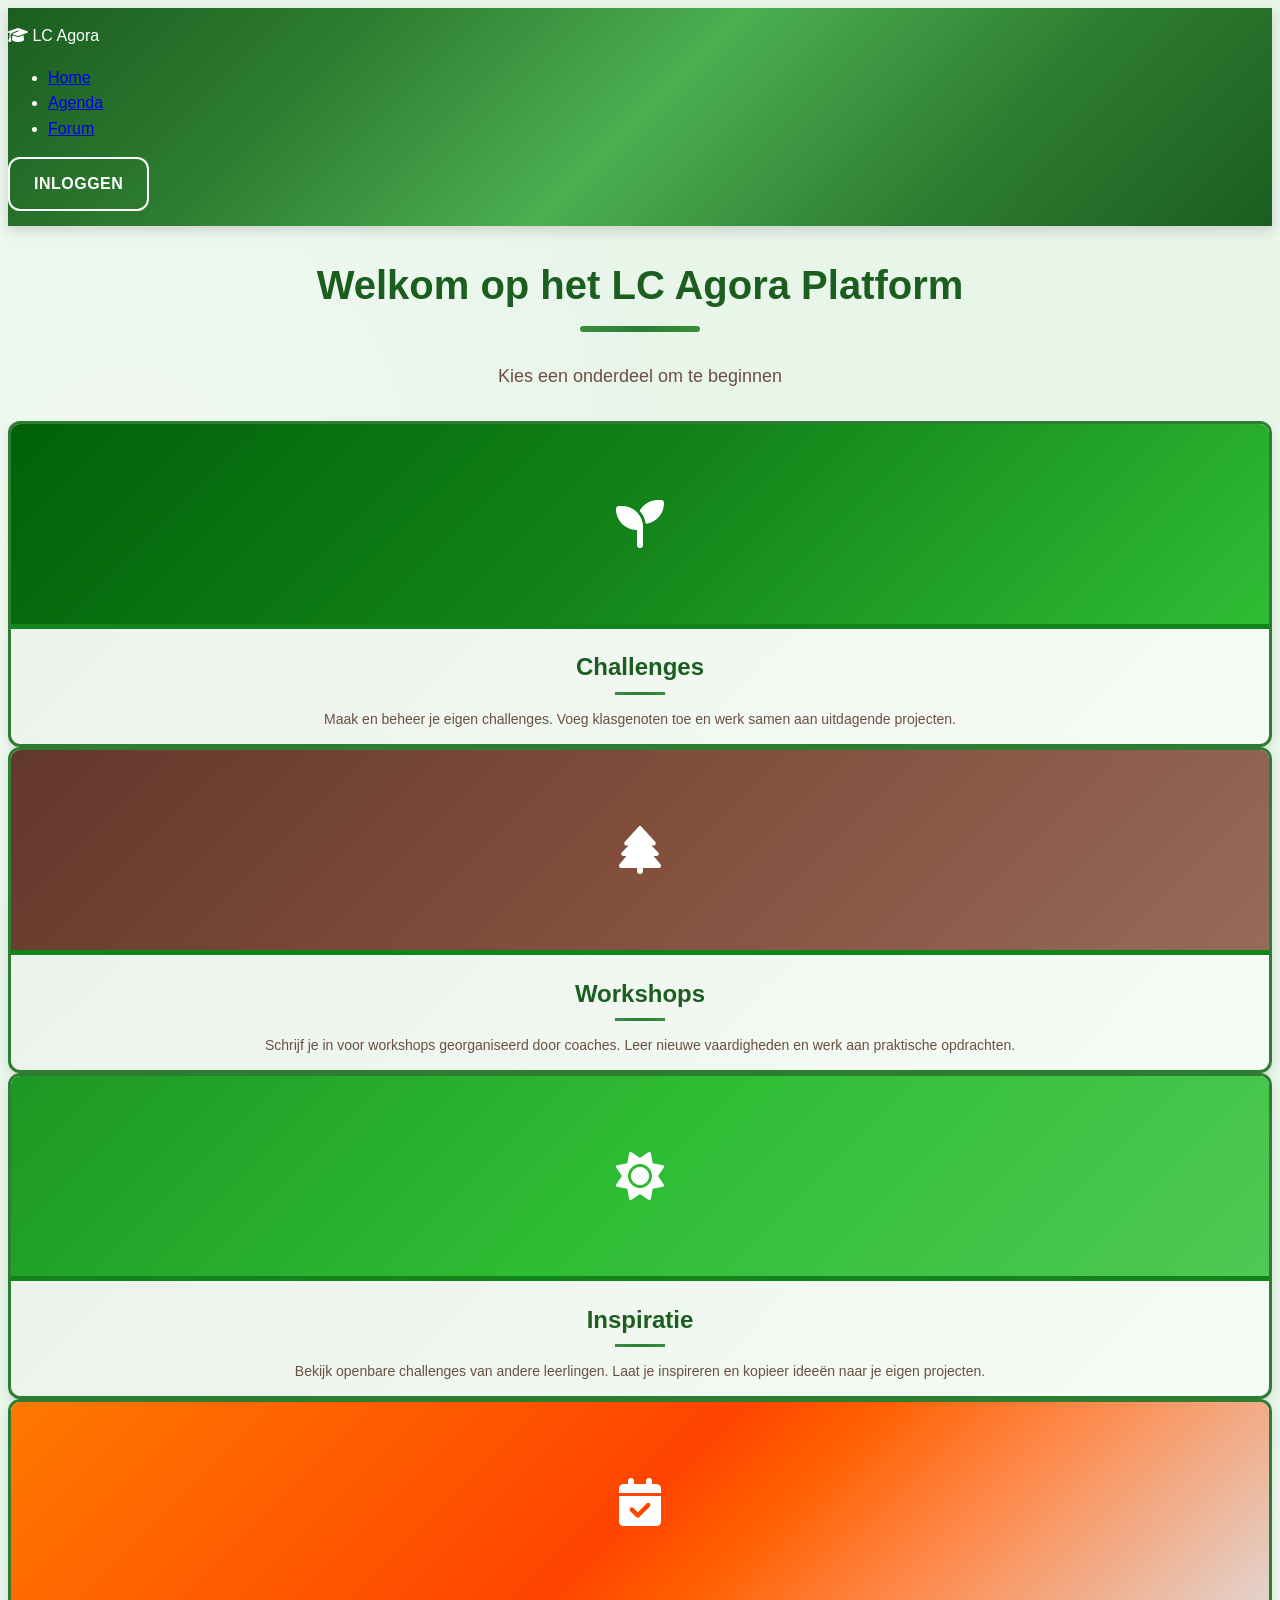
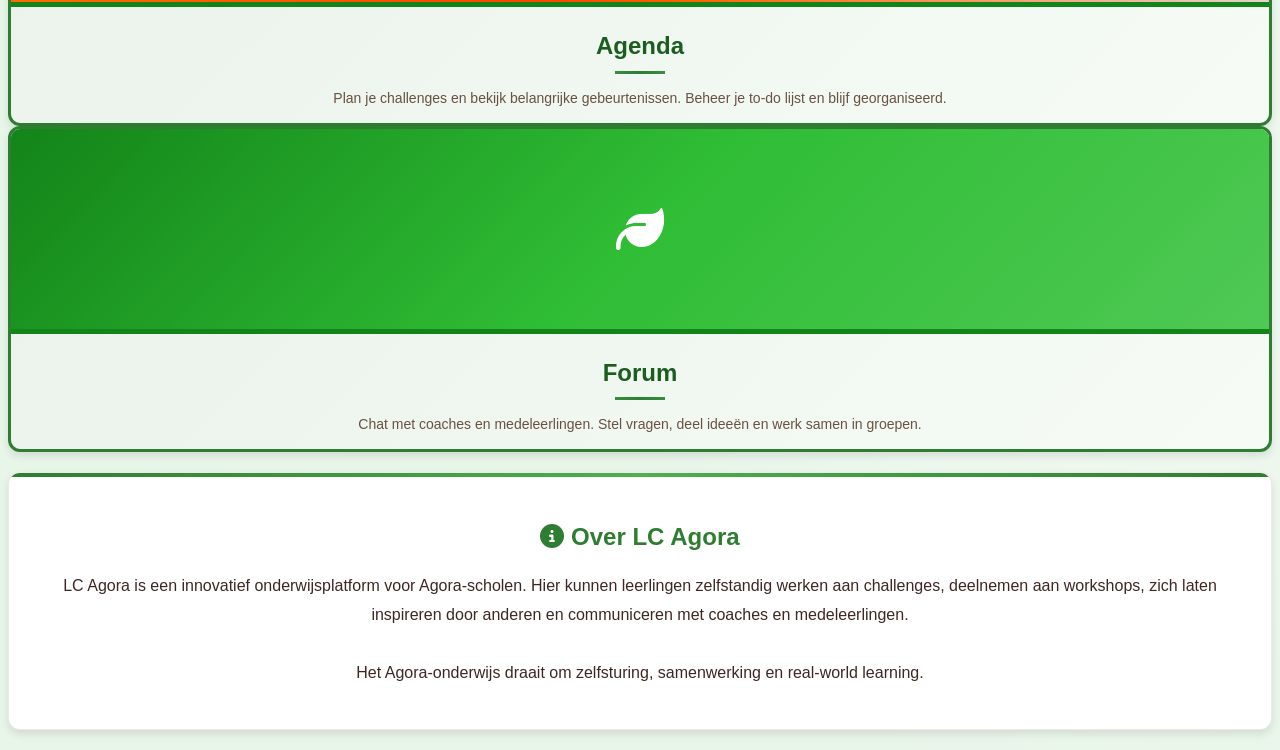
<file: index.html>
<!DOCTYPE html>
<html lang="nl">
<head>
    <meta charset="UTF-8">
    <meta name="viewport" content="width=device-width, initial-scale=1.0">
    <title>LC Agora - Welkom</title>
    <link rel="stylesheet" href="css/styles.css">
    <link rel="stylesheet" href="https://cdnjs.cloudflare.com/ajax/libs/font-awesome/6.4.0/css/all.min.css">
</head>
<body>
    <header class="header">
        <div class="header-content">
            <div class="logo">
                <i class="fas fa-graduation-cap logo-icon"></i>
                <span>LC Agora</span>
            </div>
            <nav>
                <ul class="nav-links">
                    <li><a href="index.html" class="active">Home</a></li>
                    <li><a href="pages/agenda.html">Agenda</a></li>
                    <li><a href="pages/forum.html">Forum</a></li>
                    <li class="coach-only"><a href="pages/challenges.html">Beheer Challenges</a></li>
                    <li class="coach-only"><a href="pages/workshops.html">Beheer Workshops</a></li>
                </ul>
            </nav>
            <div class="user-info logout-link">
                <span class="user-name"></span>
                <span class="user-role" style="font-size: 14px; opacity: 0.8;"></span>
                <button class="logout-btn">Uitloggen</button>
            </div>
            <div class="login-link">
                <a href="login.html" class="btn btn-outline" style="color: white; border-color: white;">Inloggen</a>
            </div>
        </div>
    </header>
    
    <main class="main">
        <div class="container">
            <h1 class="page-title fade-in">Welkom op het LC Agora Platform</h1>
            <p class="text-center" style="color: var(--text-light); margin-bottom: 30px; font-size: 18px;">
                Kies een onderdeel om te beginnen
            </p>
            
            <div class="modules-grid fade-in">
                <!-- Challenges -->
                <div class="module-card" data-module="challenges">
                    <div class="module-image" style="background: linear-gradient(135deg, #1B5E20, #2E7D32, #4CAF50); display: flex; align-items: center; justify-content: center; color: white; font-size: 48px;">
                        <i class="fas fa-seedling"></i>
                    </div>
                    <div class="module-content">
                        <h2 class="module-title">Challenges</h2>
                        <p class="module-description">
                            Maak en beheer je eigen challenges. Voeg klasgenoten toe en werk samen aan uitdagende projecten.
                        </p>
                    </div>
                </div>
                
                <!-- Workshops -->
                <div class="module-card" data-module="workshops">
                    <div class="module-image" style="background: linear-gradient(135deg, #5D4037, #795548, #8D6E63); display: flex; align-items: center; justify-content: center; color: white; font-size: 48px;">
                        <i class="fas fa-tree"></i>
                    </div>
                    <div class="module-content">
                        <h2 class="module-title">Workshops</h2>
                        <p class="module-description">
                            Schrijf je in voor workshops georganiseerd door coaches. Leer nieuwe vaardigheden en werk aan praktische opdrachten.
                        </p>
                    </div>
                </div>
                
                <!-- Inspiratie -->
                <div class="module-card" data-module="inspiratie">
                    <div class="module-image" style="background: linear-gradient(135deg, #388E3C, #4CAF50, #66BB6A); display: flex; align-items: center; justify-content: center; color: white; font-size: 48px;">
                        <i class="fas fa-sun"></i>
                    </div>
                    <div class="module-content">
                        <h2 class="module-title">Inspiratie</h2>
                        <p class="module-description">
                            Bekijk openbare challenges van andere leerlingen. Laat je inspireren en kopieer ideeën naar je eigen projecten.
                        </p>
                    </div>
                </div>
                
                <!-- Agenda -->
                <div class="module-card" data-module="agenda">
                    <div class="module-image" style="background: linear-gradient(135deg, #F57F17, #E65100, #D7CCC8); display: flex; align-items: center; justify-content: center; color: white; font-size: 48px;">
                        <i class="fas fa-calendar-check"></i>
                    </div>
                    <div class="module-content">
                        <h2 class="module-title">Agenda</h2>
                        <p class="module-description">
                            Plan je challenges en bekijk belangrijke gebeurtenissen. Beheer je to-do lijst en blijf georganiseerd.
                        </p>
                    </div>
                </div>
                
                <!-- Forum -->
                <div class="module-card" data-module="forum">
                    <div class="module-image" style="background: linear-gradient(135deg, #2E7D32, #4CAF50, #66BB6A); display: flex; align-items: center; justify-content: center; color: white; font-size: 48px;">
                        <i class="fas fa-leaf"></i>
                    </div>
                    <div class="module-content">
                        <h2 class="module-title">Forum</h2>
                        <p class="module-description">
                            Chat met coaches en medeleerlingen. Stel vragen, deel ideeën en werk samen in groepen.
                        </p>
                    </div>
                </div>
            </div>
            
            <div class="card mt-4 fade-in" style="text-align: center;">
                <h2 style="color: var(--primary-color); margin-bottom: 15px;">
                    <i class="fas fa-info-circle"></i> Over LC Agora
                </h2>
                <p style="color: var(--text-dark); line-height: 1.8;">
                    LC Agora is een innovatief onderwijsplatform voor Agora-scholen. 
                    Hier kunnen leerlingen zelfstandig werken aan challenges, deelnemen aan workshops, 
                    zich laten inspireren door anderen en communiceren met coaches en medeleerlingen.
                    <br><br>
                    Het Agora-onderwijs draait om zelfsturing, samenwerking en real-world learning.
                </p>
            </div>
        </div>
    </main>
    
    <script src="js/auth.js"></script>
    <script src="js/main.js"></script>
</body>
</html>
</file>
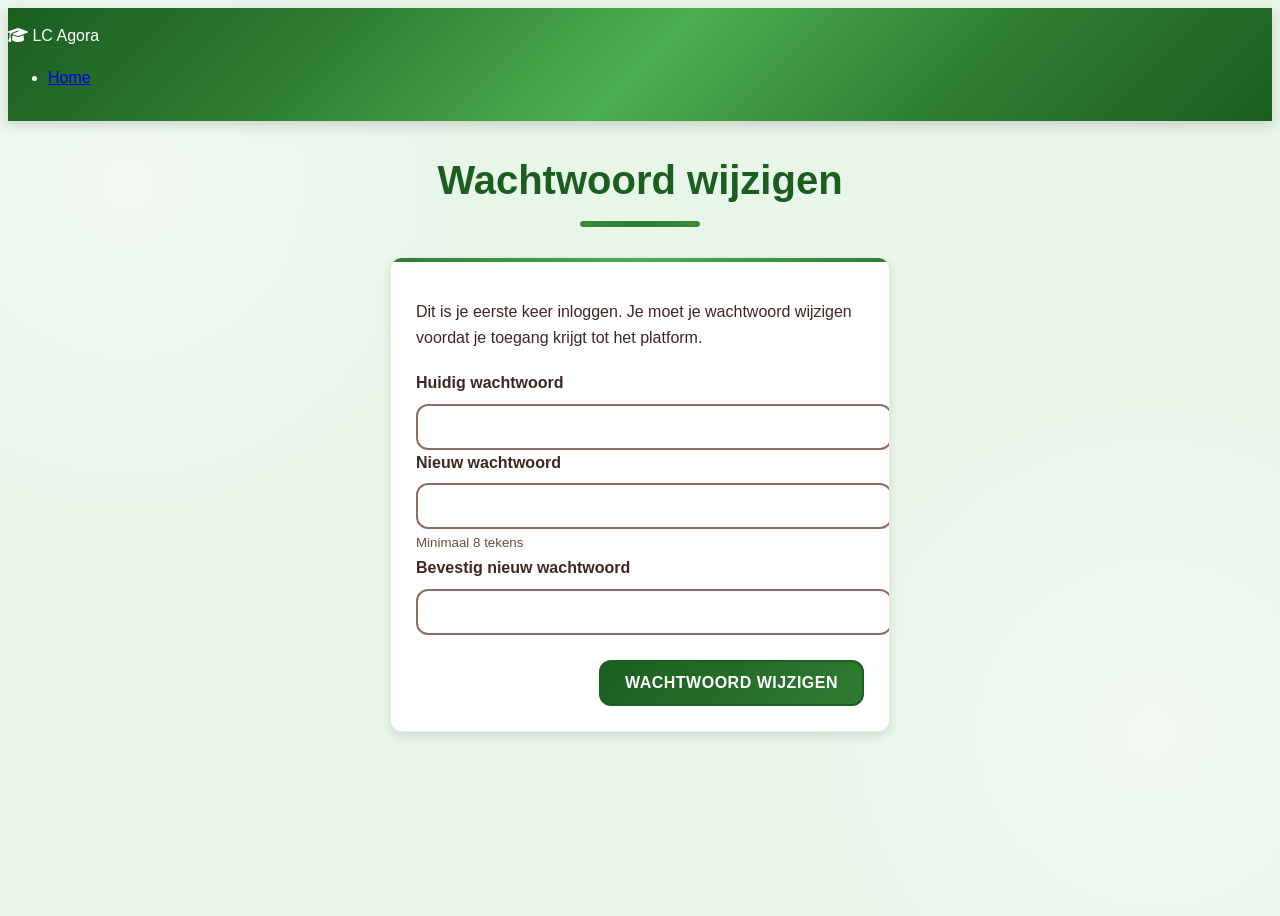
<file: change-password.html>
<!DOCTYPE html>
<html lang="nl">
<head>
    <meta charset="UTF-8">
    <meta name="viewport" content="width=device-width, initial-scale=1.0">
    <title>Wachtwoord wijzigen - LC Agora</title>
    <link rel="stylesheet" href="css/styles.css">
    <link rel="stylesheet" href="https://cdnjs.cloudflare.com/ajax/libs/font-awesome/6.4.0/css/all.min.css">
</head>
<body>
    <div class="container">
        <header class="header">
            <div class="header-content">
                <div class="logo">
                    <i class="fas fa-graduation-cap logo-icon"></i>
                    <span>LC Agora</span>
                </div>
                <nav>
                    <ul class="nav-links">
                        <li><a href="index.html">Home</a></li>
                    </ul>
                </nav>
                <div class="user-info logout-link">
                    <span class="user-name"></span>
                    <button class="logout-btn">Uitloggen</button>
                </div>
            </div>
        </header>
        
        <main class="main">
            <div style="max-width: 500px; margin: 0 auto;">
                <h1 class="page-title">Wachtwoord wijzigen</h1>
                
                <div class="card fade-in">
                    <p style="margin-bottom: 20px; color: var(--text-dark);">
                        Dit is je eerste keer inloggen. Je moet je wachtwoord wijzigen voordat je toegang krijgt tot het platform.
                    </p>
                    
                    <form id="changePasswordForm">
                        <div class="form-group">
                            <label for="current-password">Huidig wachtwoord</label>
                            <input type="password" id="current-password" required>
                        </div>
                        
                        <div class="form-group">
                            <label for="new-password">Nieuw wachtwoord</label>
                            <input type="password" id="new-password" required minlength="8">
                            <small style="color: var(--text-light);">Minimaal 8 tekens</small>
                        </div>
                        
                        <div class="form-group">
                            <label for="confirm-password">Bevestig nieuw wachtwoord</label>
                            <input type="password" id="confirm-password" required>
                        </div>
                        
                        <div class="form-actions">
                            <button type="submit" class="btn btn-primary">Wachtwoord wijzigen</button>
                        </div>
                    </form>
                </div>
            </div>
        </main>
    </div>
    
    <script src="js/auth.js"></script>
    <script>
        document.addEventListener('DOMContentLoaded', function() {
            const changePasswordForm = document.getElementById('changePasswordForm');
            
            changePasswordForm.addEventListener('submit', function(e) {
                e.preventDefault();
                
                const currentPassword = document.getElementById('current-password').value;
                const newPassword = document.getElementById('new-password').value;
                const confirmPassword = document.getElementById('confirm-password').value;
                
                const result = changePassword(currentPassword, newPassword, confirmPassword);
                
                if (result.success) {
                    alert(result.message);
                    window.location.href = 'index.html';
                } else {
                    alert(result.message);
                }
            });
        });
    </script>
</body>
</html>
</file>
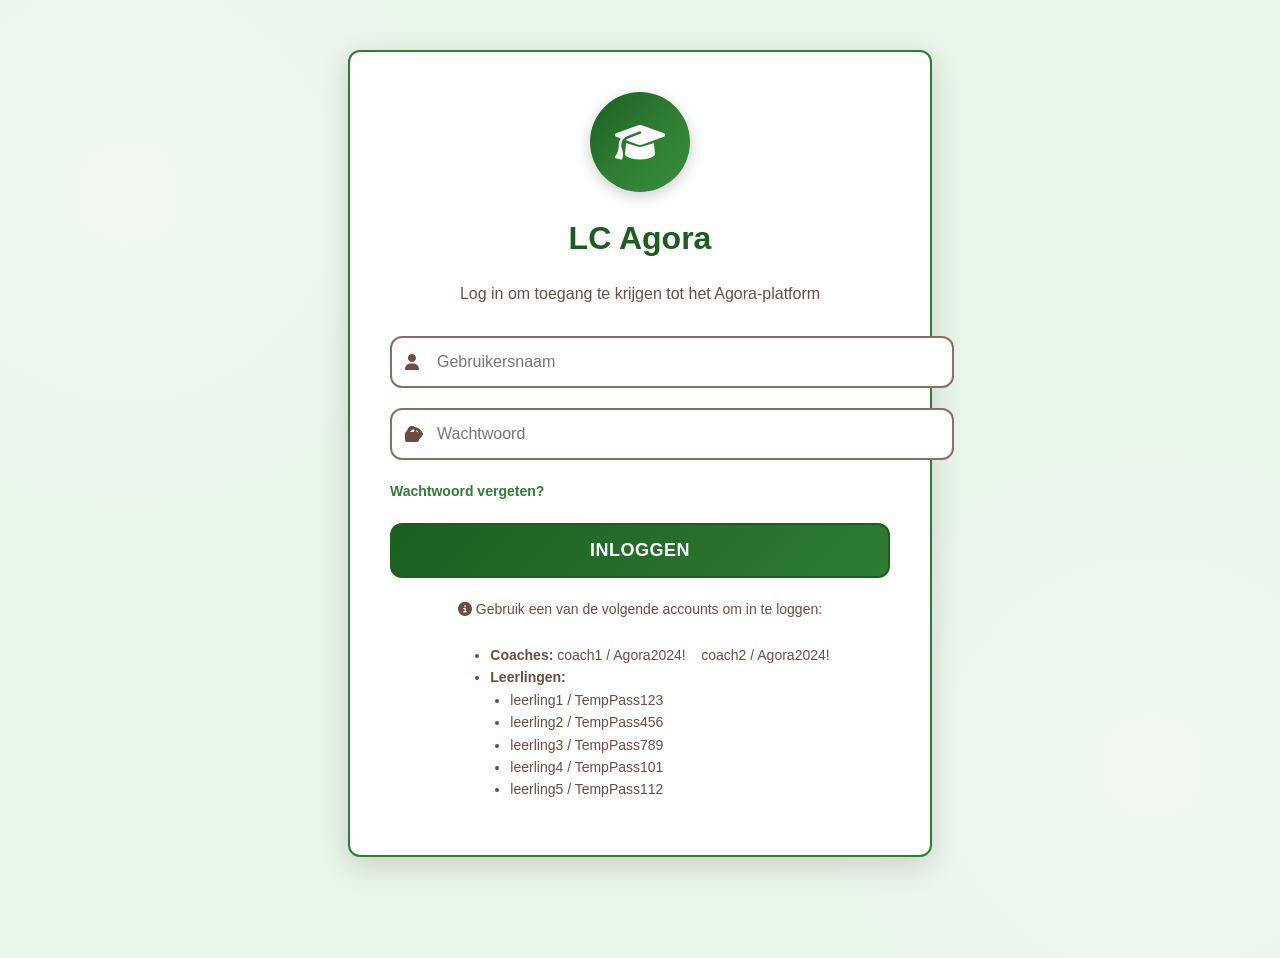
<file: login.html>
<!DOCTYPE html>
<html lang="nl">
<head>
    <meta charset="UTF-8">
    <meta name="viewport" content="width=device-width, initial-scale=1.0">
    <title>Inloggen - LC Agora</title>
    <link rel="stylesheet" href="css/styles.css">
    <link rel="stylesheet" href="https://cdnjs.cloudflare.com/ajax/libs/font-awesome/6.4.0/css/all.min.css">
</head>
<body>
    <div class="login-container fade-in">
        <div class="login-logo">
            <i class="fas fa-graduation-cap"></i>
        </div>
        
        <h1 class="login-title">LC Agora</h1>
        <p class="login-subtitle">Log in om toegang te krijgen tot het Agora-platform</p>
        
        <form class="login-form" id="loginForm">
            <div class="login-input-group">
                <i class="fas fa-user"></i>
                <input type="text" id="username" placeholder="Gebruikersnaam" required>
            </div>
            
            <div class="login-input-group">
                <i class="fas fa-lock"></i>
                <input type="password" id="password" placeholder="Wachtwoord" required>
                <i class="fas fa-eye password-toggle" id="togglePassword" style="cursor: pointer; position: absolute; right: 15px; top: 50%; transform: translateY(-50%);"></i>
            </div>
            
            <div class="login-options">
                <a href="#">Wachtwoord vergeten?</a>
                <a href="#" class="coach-only" id="resetPasswordLink">Wachtwoord resetten (coaches)</a>
            </div>
            
            <button type="submit" class="btn btn-primary login-btn">Inloggen</button>
        </form>
        
        <div class="password-change-notice hidden" id="passwordChangeNotice">
            <p><strong>Belangrijk:</strong> Dit is je eerste keer inloggen. Je moet je wachtwoord wijzigen na het inloggen.</p>
        </div>
        
        <div class="mt-4 text-center">
            <p style="color: var(--text-light); font-size: 14px;">
                <i class="fas fa-info-circle"></i> Gebruik een van de volgende accounts om in te loggen:
            </p>
            <ul style="text-align: left; display: inline-block; margin-top: 10px; color: var(--text-light); font-size: 14px;">
                <li><strong>Coaches:</strong> coach1 / Agora2024! &nbsp;&nbsp; coach2 / Agora2024!</li>
                <li><strong>Leerlingen:</strong></li>
                <li style="margin-left: 20px;">leerling1 / TempPass123</li>
                <li style="margin-left: 20px;">leerling2 / TempPass456</li>
                <li style="margin-left: 20px;">leerling3 / TempPass789</li>
                <li style="margin-left: 20px;">leerling4 / TempPass101</li>
                <li style="margin-left: 20px;">leerling5 / TempPass112</li>
            </ul>
        </div>
    </div>
    
    <script src="js/auth.js"></script>
    <script>
        document.addEventListener('DOMContentLoaded', function() {
            const loginForm = document.getElementById('loginForm');
            const passwordChangeNotice = document.getElementById('passwordChangeNotice');
            const resetPasswordLink = document.getElementById('resetPasswordLink');
            const togglePassword = document.getElementById('togglePassword');
            const passwordInput = document.getElementById('password');
            
            if (togglePassword && passwordInput) {
                let isPasswordVisible = false;
                togglePassword.addEventListener('mousedown', function() {
                    passwordInput.type = 'text';
                    togglePassword.classList.remove('fa-eye');
                    togglePassword.classList.add('fa-eye-slash');
                    isPasswordVisible = true;
                });
                togglePassword.addEventListener('mouseup', function() {
                    passwordInput.type = 'password';
                    togglePassword.classList.remove('fa-eye-slash');
                    togglePassword.classList.add('fa-eye');
                    isPasswordVisible = false;
                });
                togglePassword.addEventListener('mouseleave', function() {
                    if (isPasswordVisible) {
                        passwordInput.type = 'password';
                        togglePassword.classList.remove('fa-eye-slash');
                        togglePassword.classList.add('fa-eye');
                        isPasswordVisible = false;
                    }
                });
            }
            
            loginForm.addEventListener('submit', function(e) {
                e.preventDefault();
                
                const username = document.getElementById('username').value.trim();
                const password = document.getElementById('password').value;
                
                const result = login(username, password);
                
                if (result.success) {
                    // Show notice if first login
                    if (result.firstLogin) {
                        passwordChangeNotice.classList.remove('hidden');
                        
                        // Redirect to change password page
                        setTimeout(function() {
                            window.location.href = 'change-password.html';
                        }, 2000);
                    } else {
                        // Redirect to homepage
                        window.location.href = 'index.html';
                    }
                } else {
                    alert(result.message);
                }
            });
            
            // Reset password link (for coaches)
            resetPasswordLink.addEventListener('click', function(e) {
                e.preventDefault();
                const username = prompt('Voer je coach gebruikersnaam in:');
                const studentUsername = prompt('Voer de gebruikersnaam van de leerling in:');
                const newPassword = prompt('Voer het nieuwe wachtwoord in (minimaal 8 tekens):');
                
                if (username && studentUsername && newPassword) {
                    const result = resetPassword(username, studentUsername, newPassword);
                    alert(result.message);
                }
            });
        });
    </script>
</body>
</html>
</file>
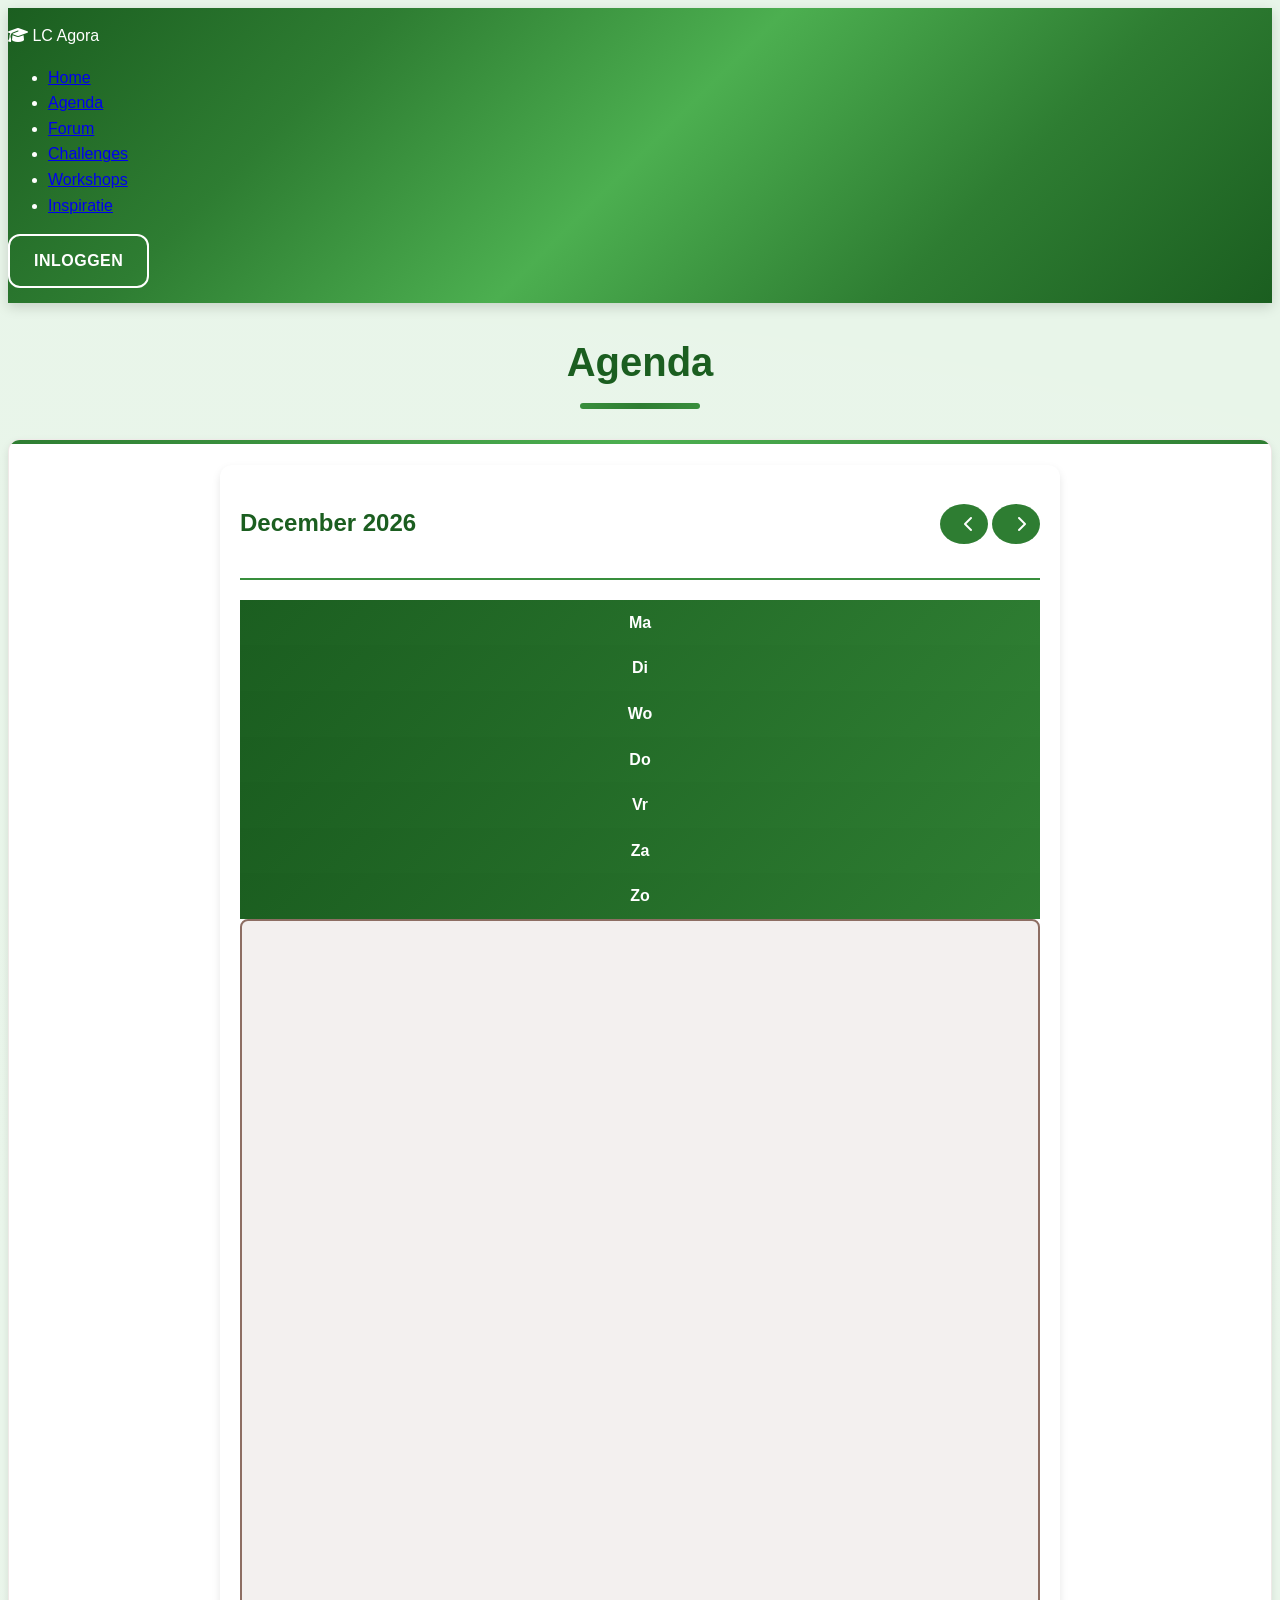
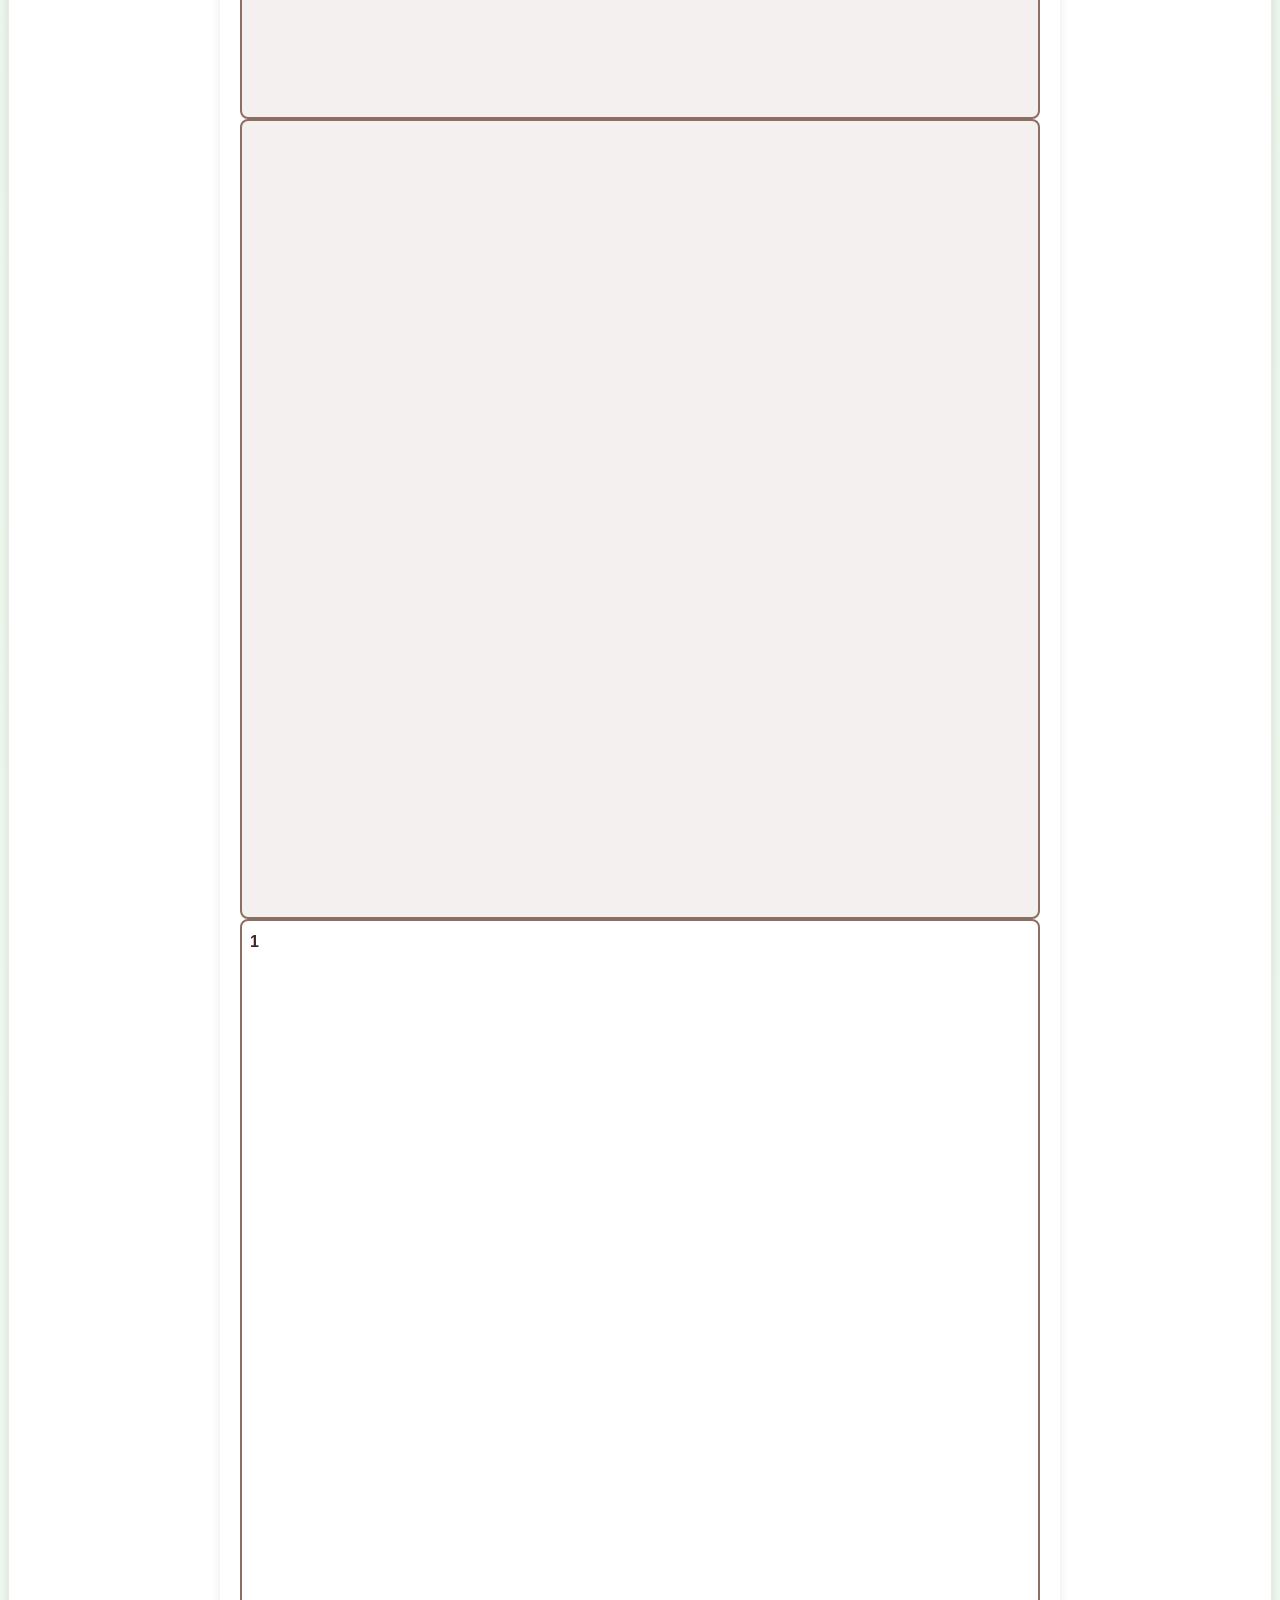
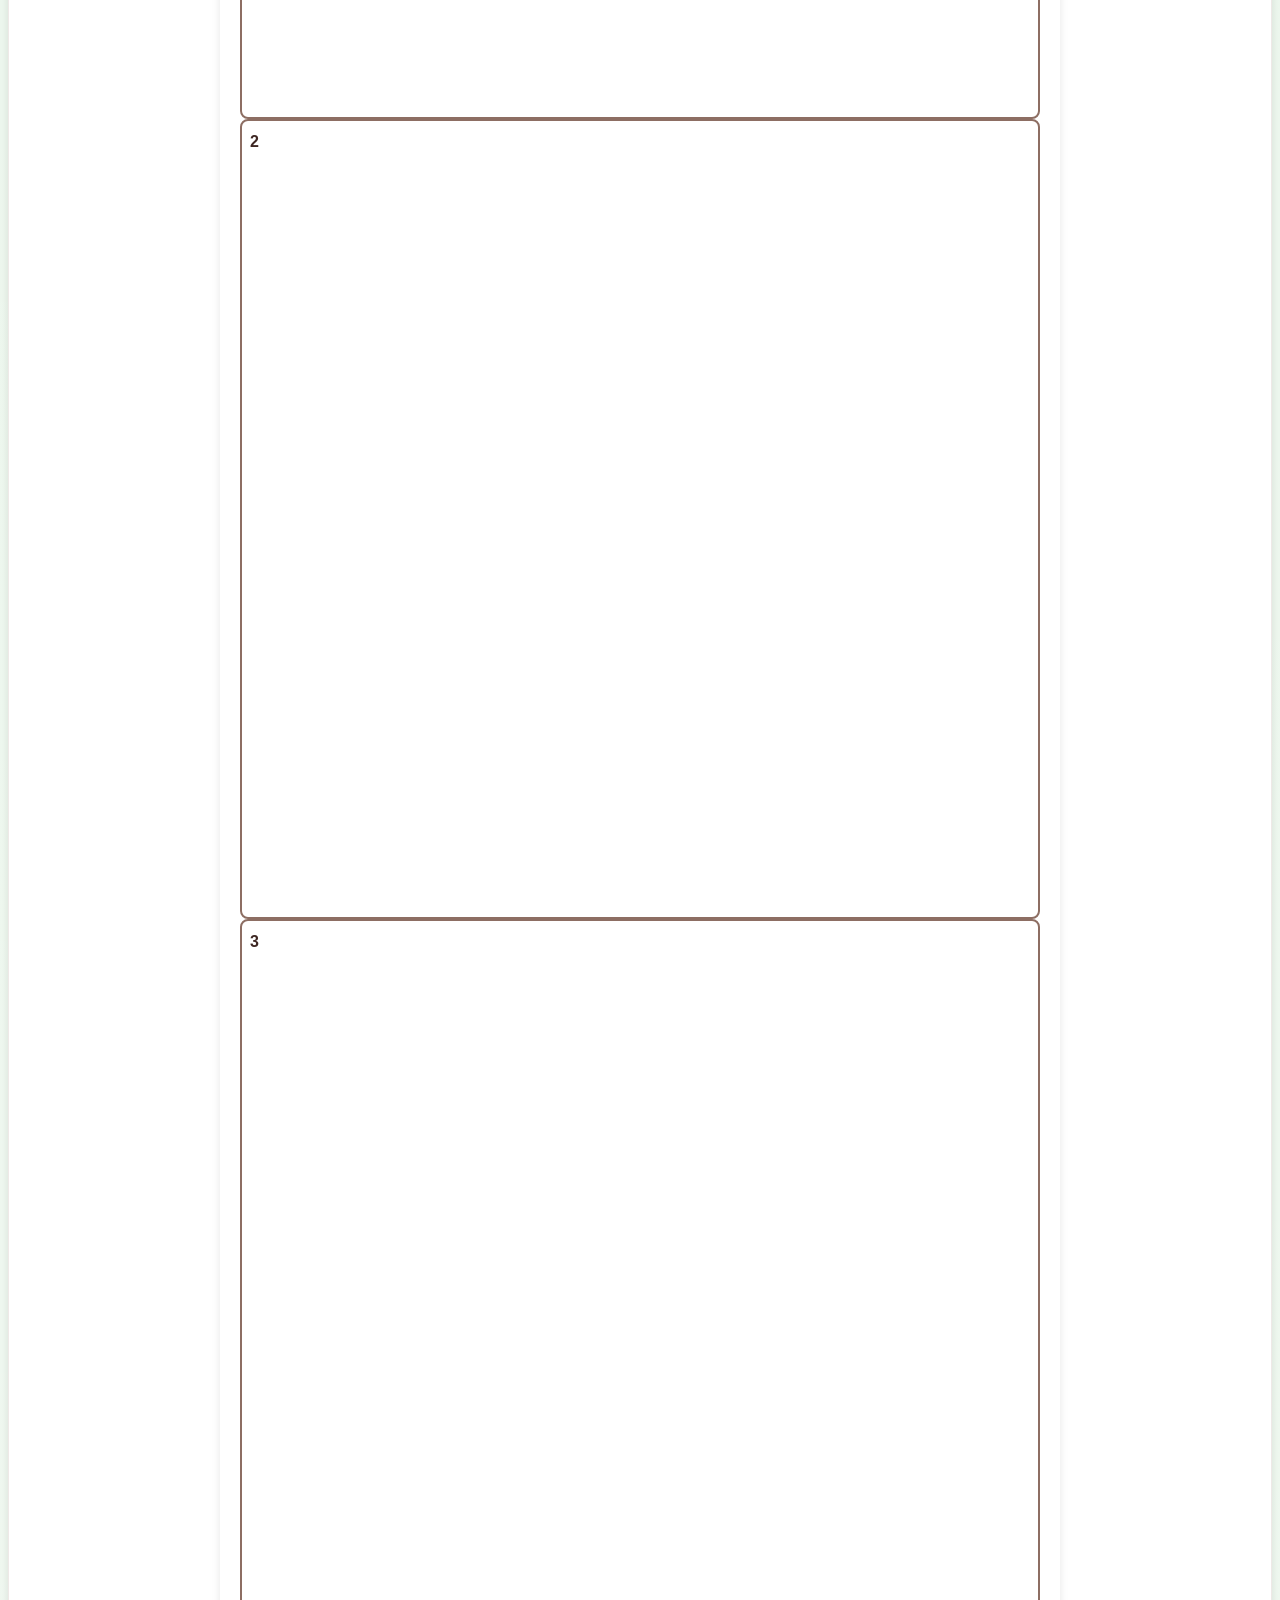
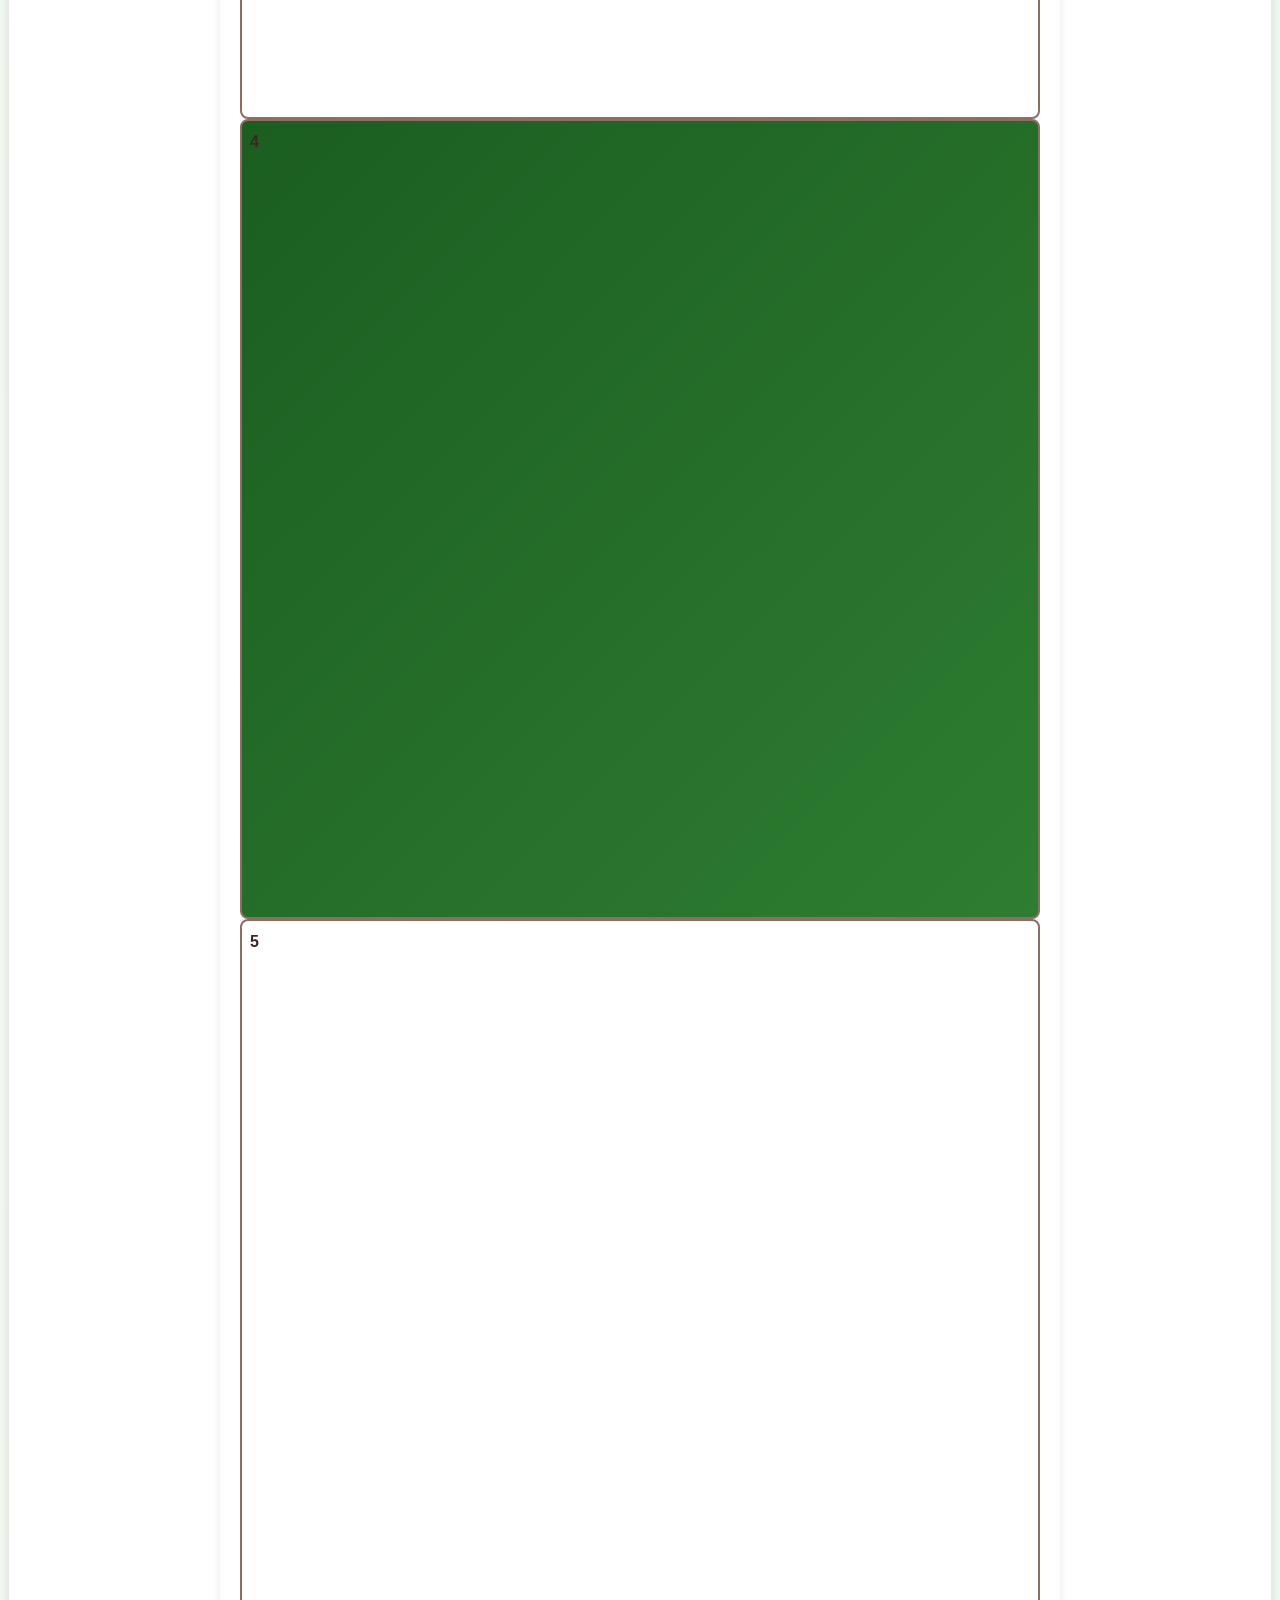
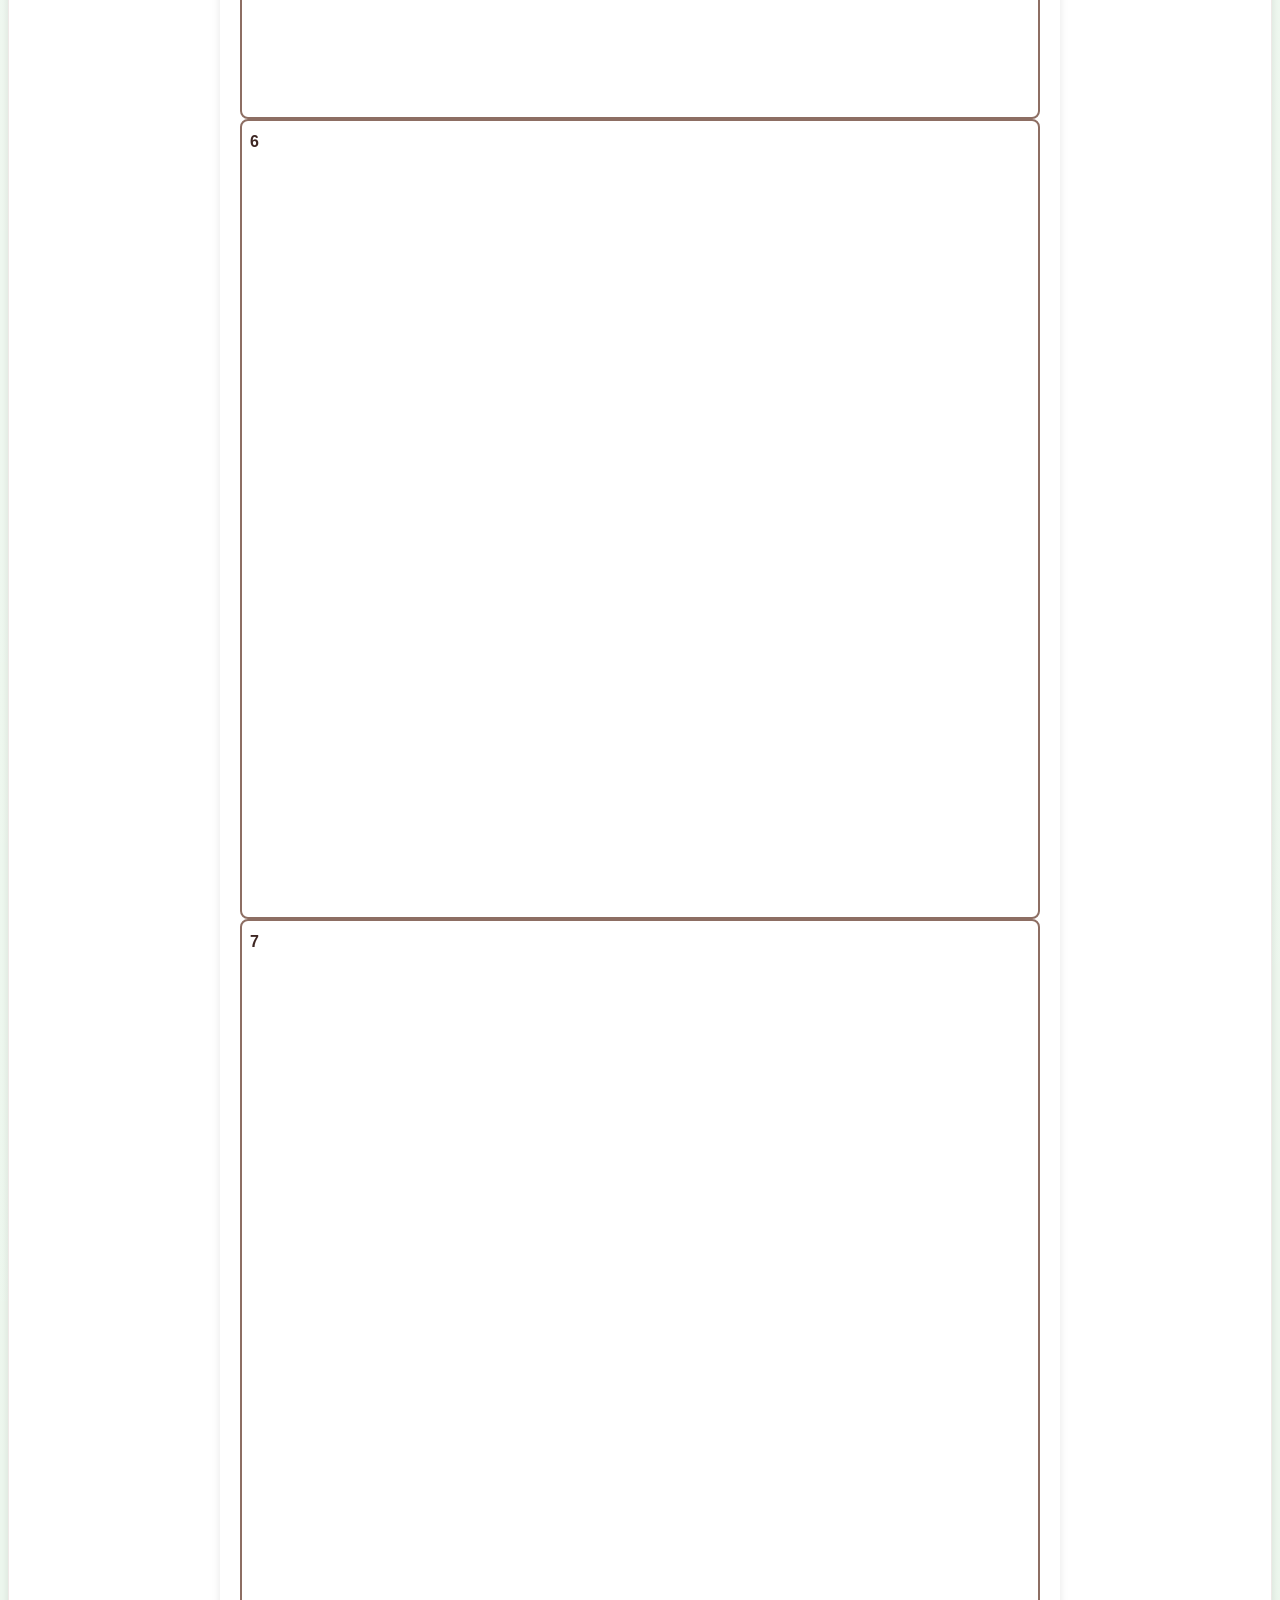
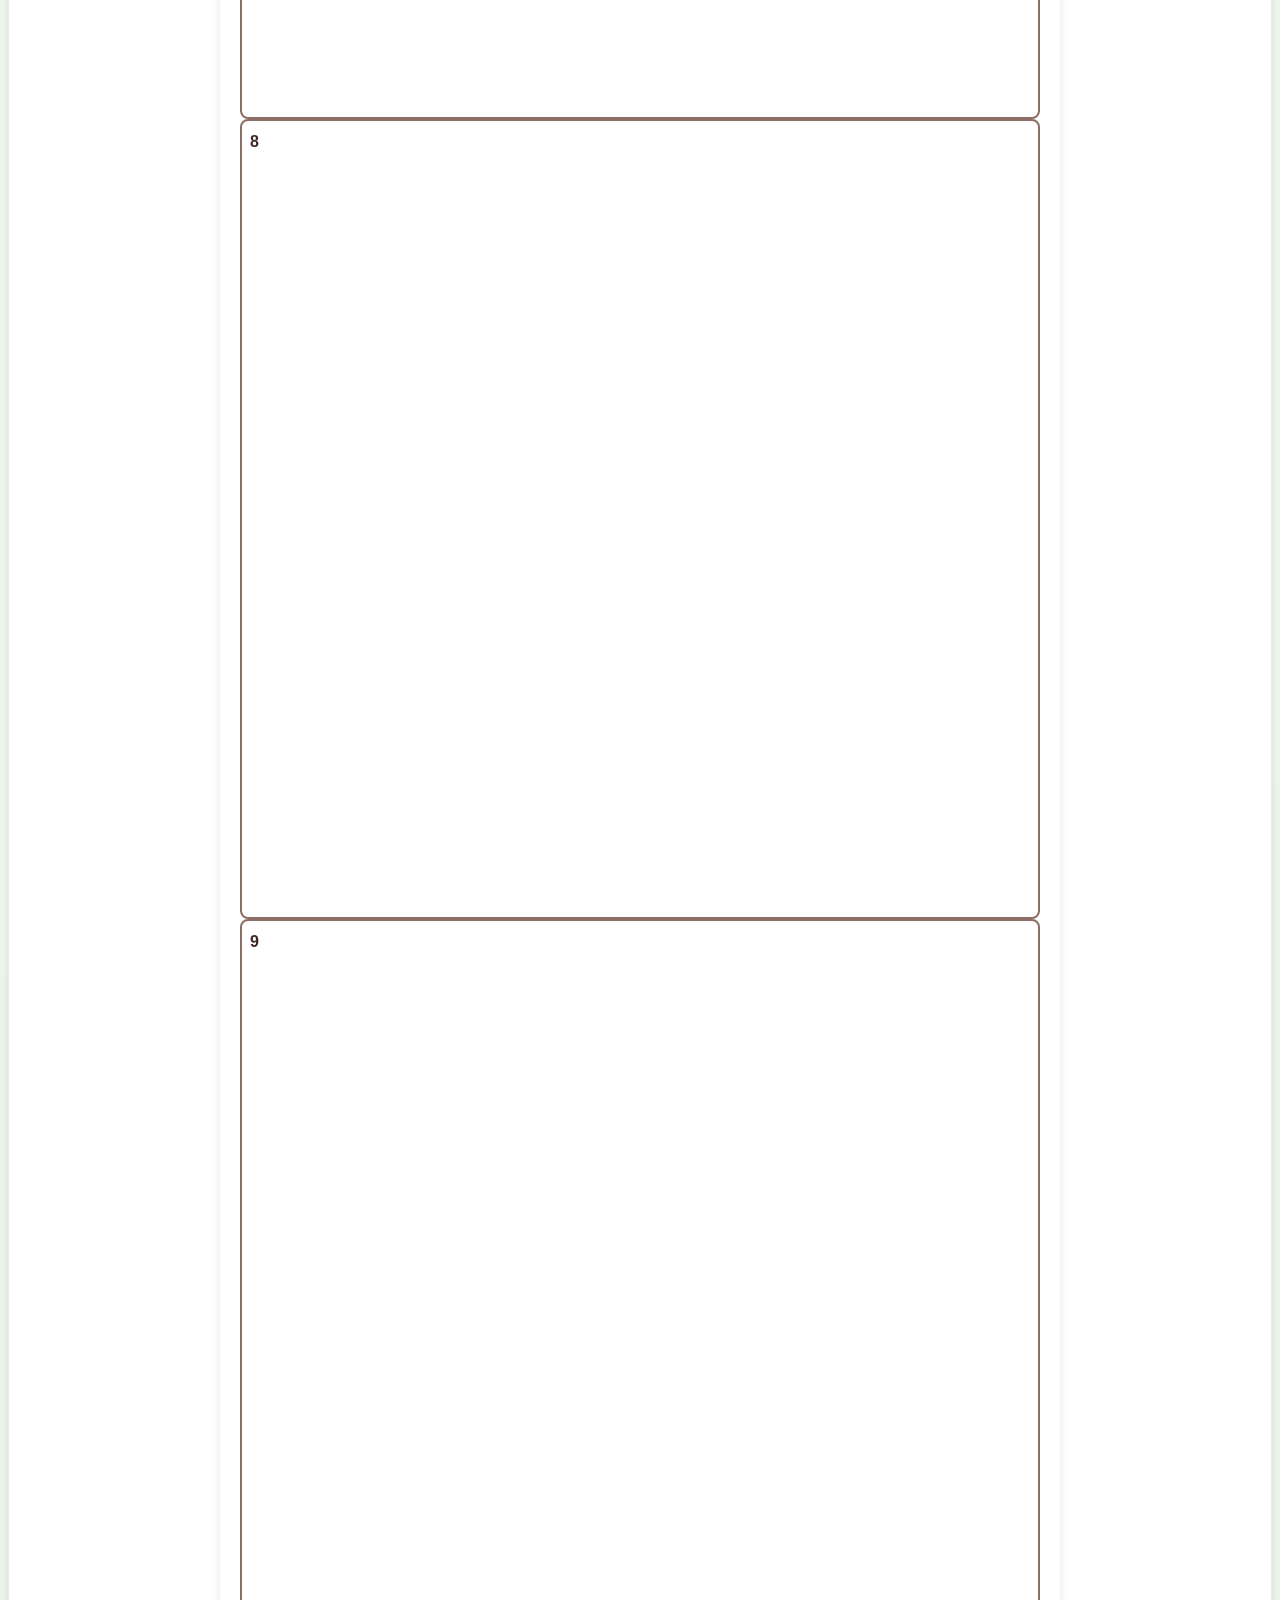
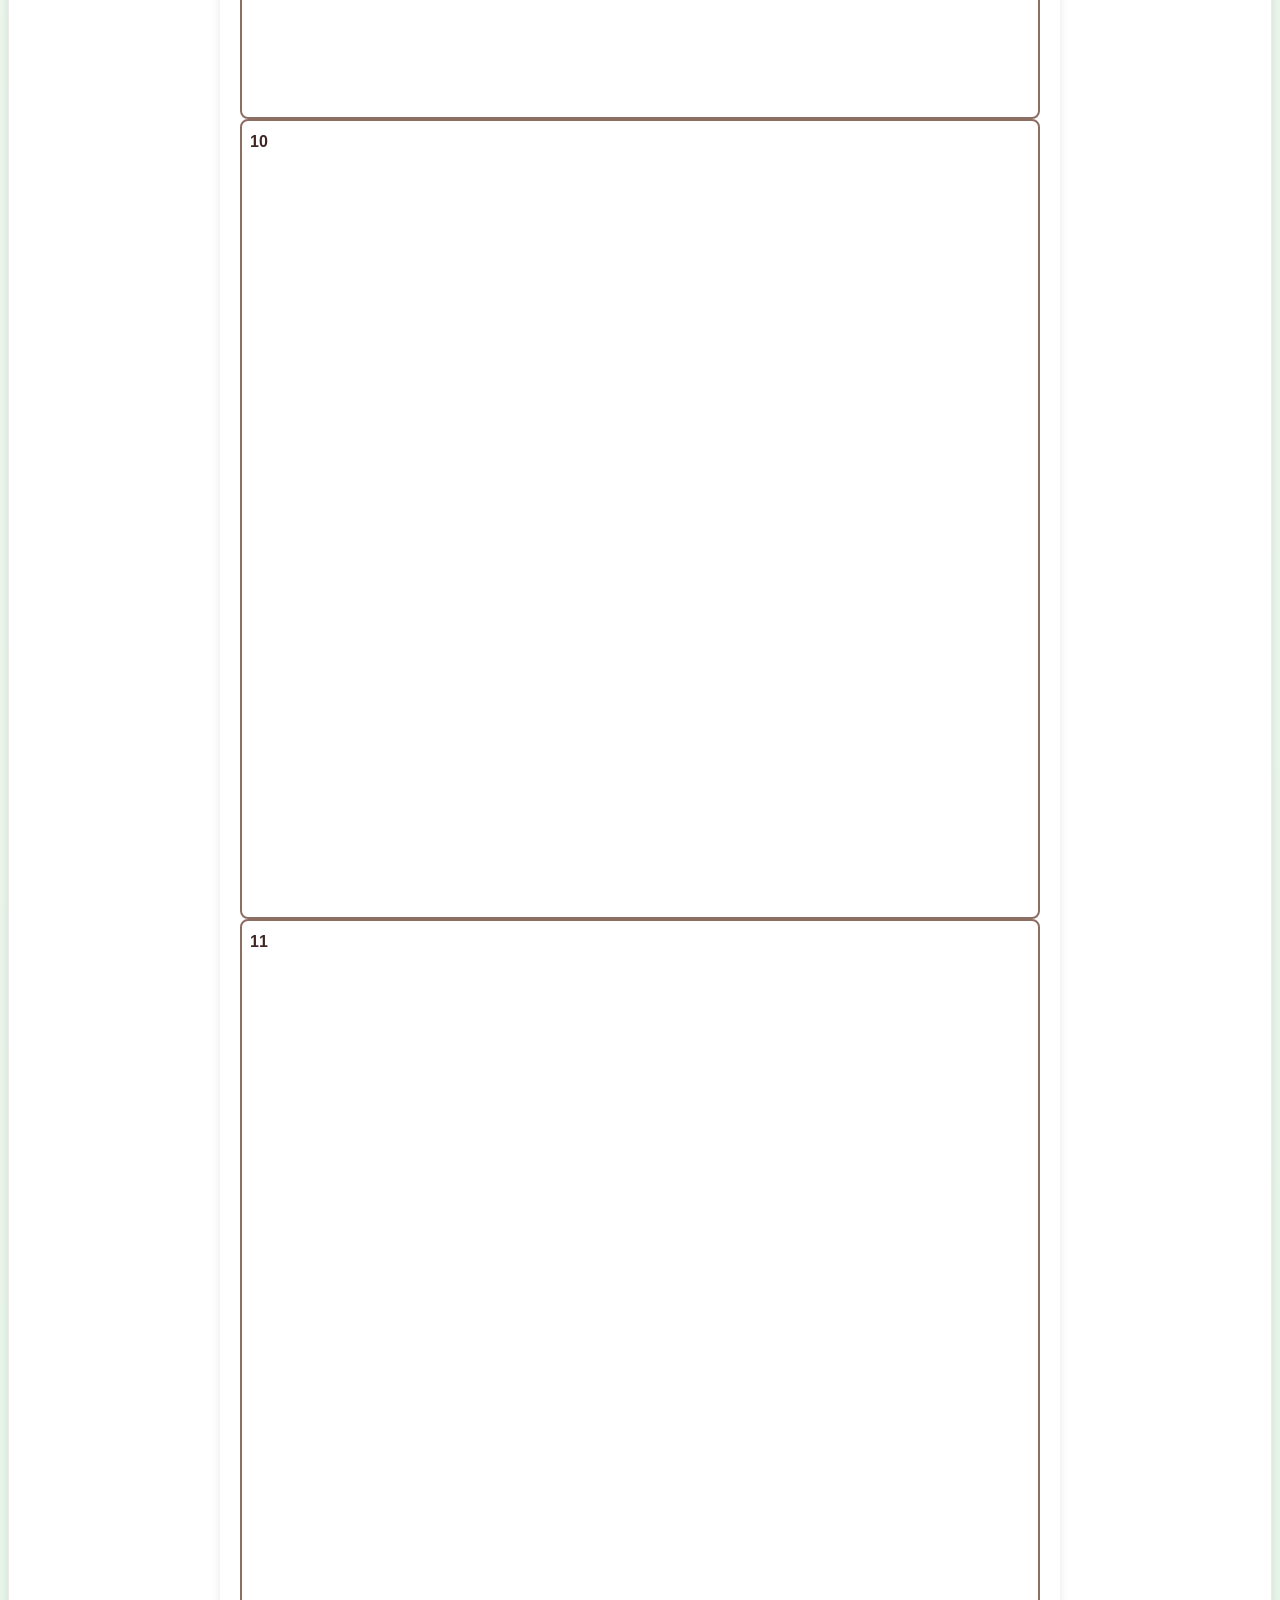
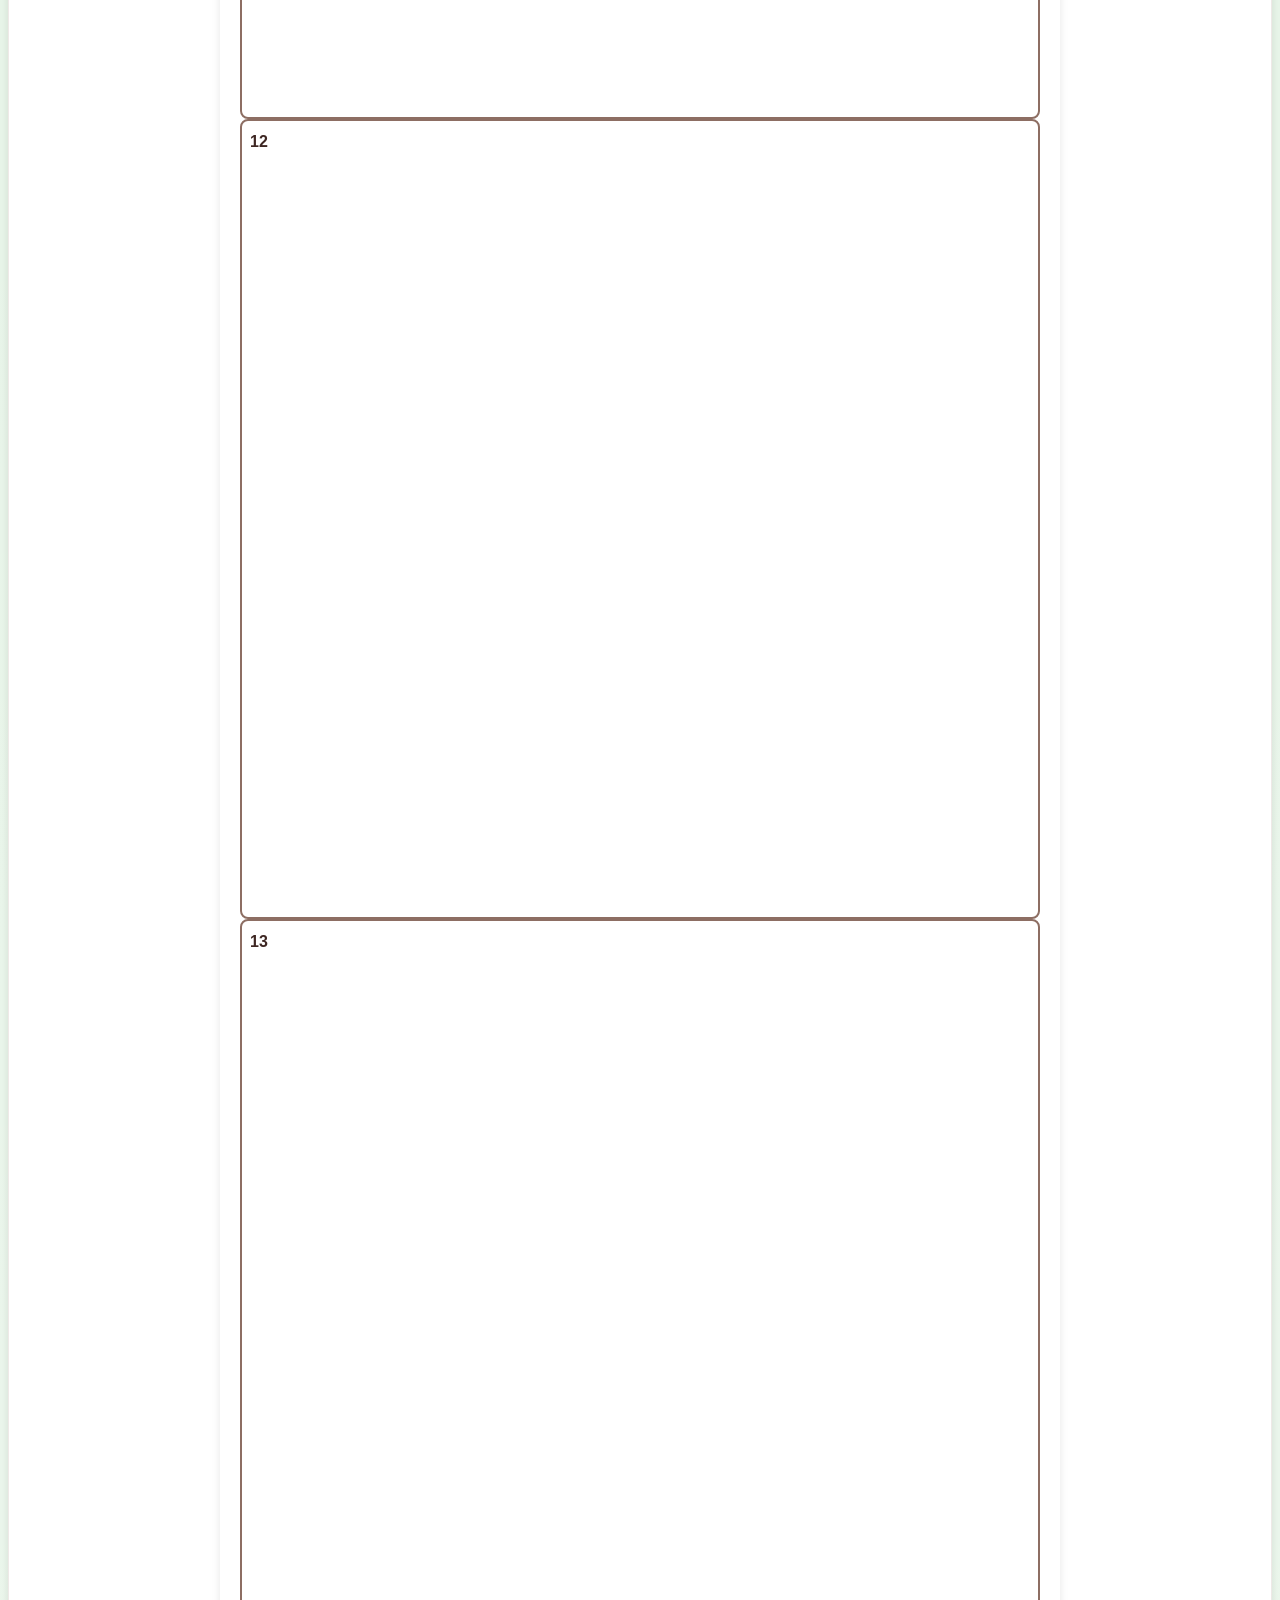
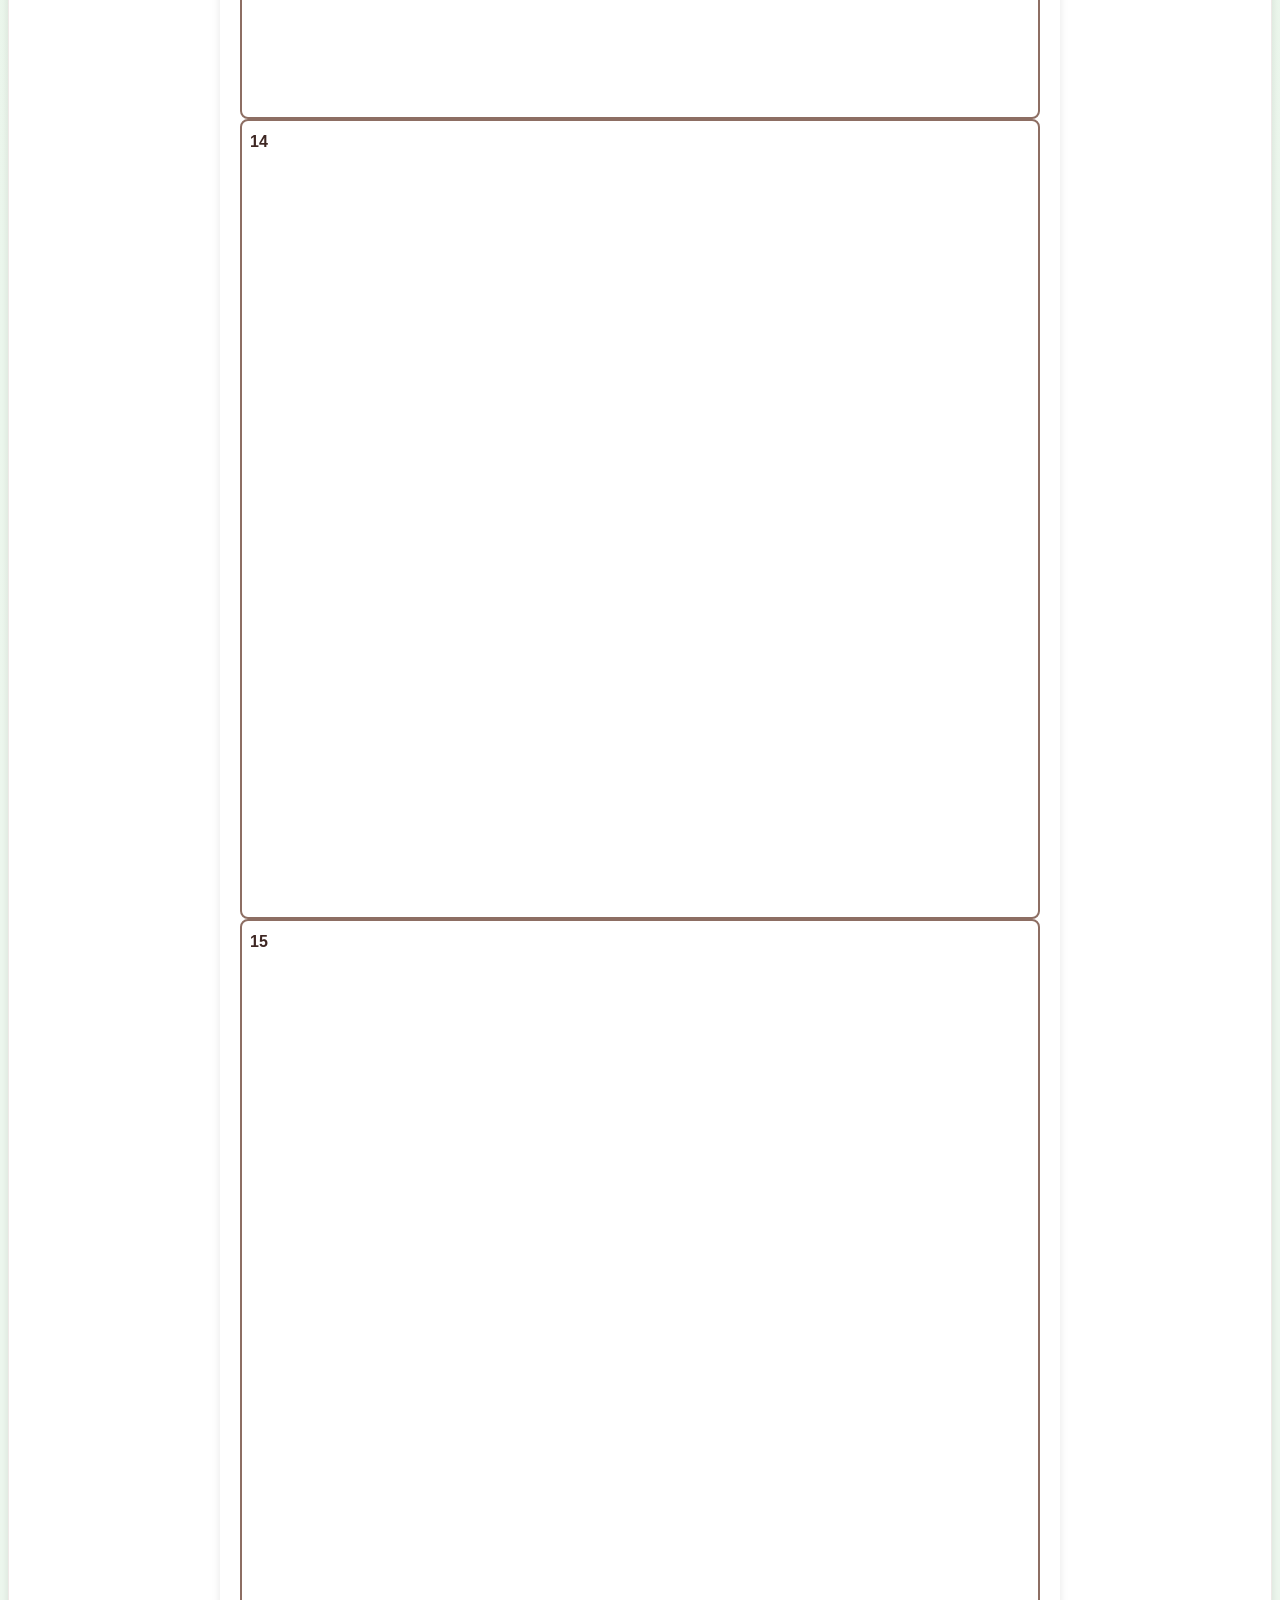
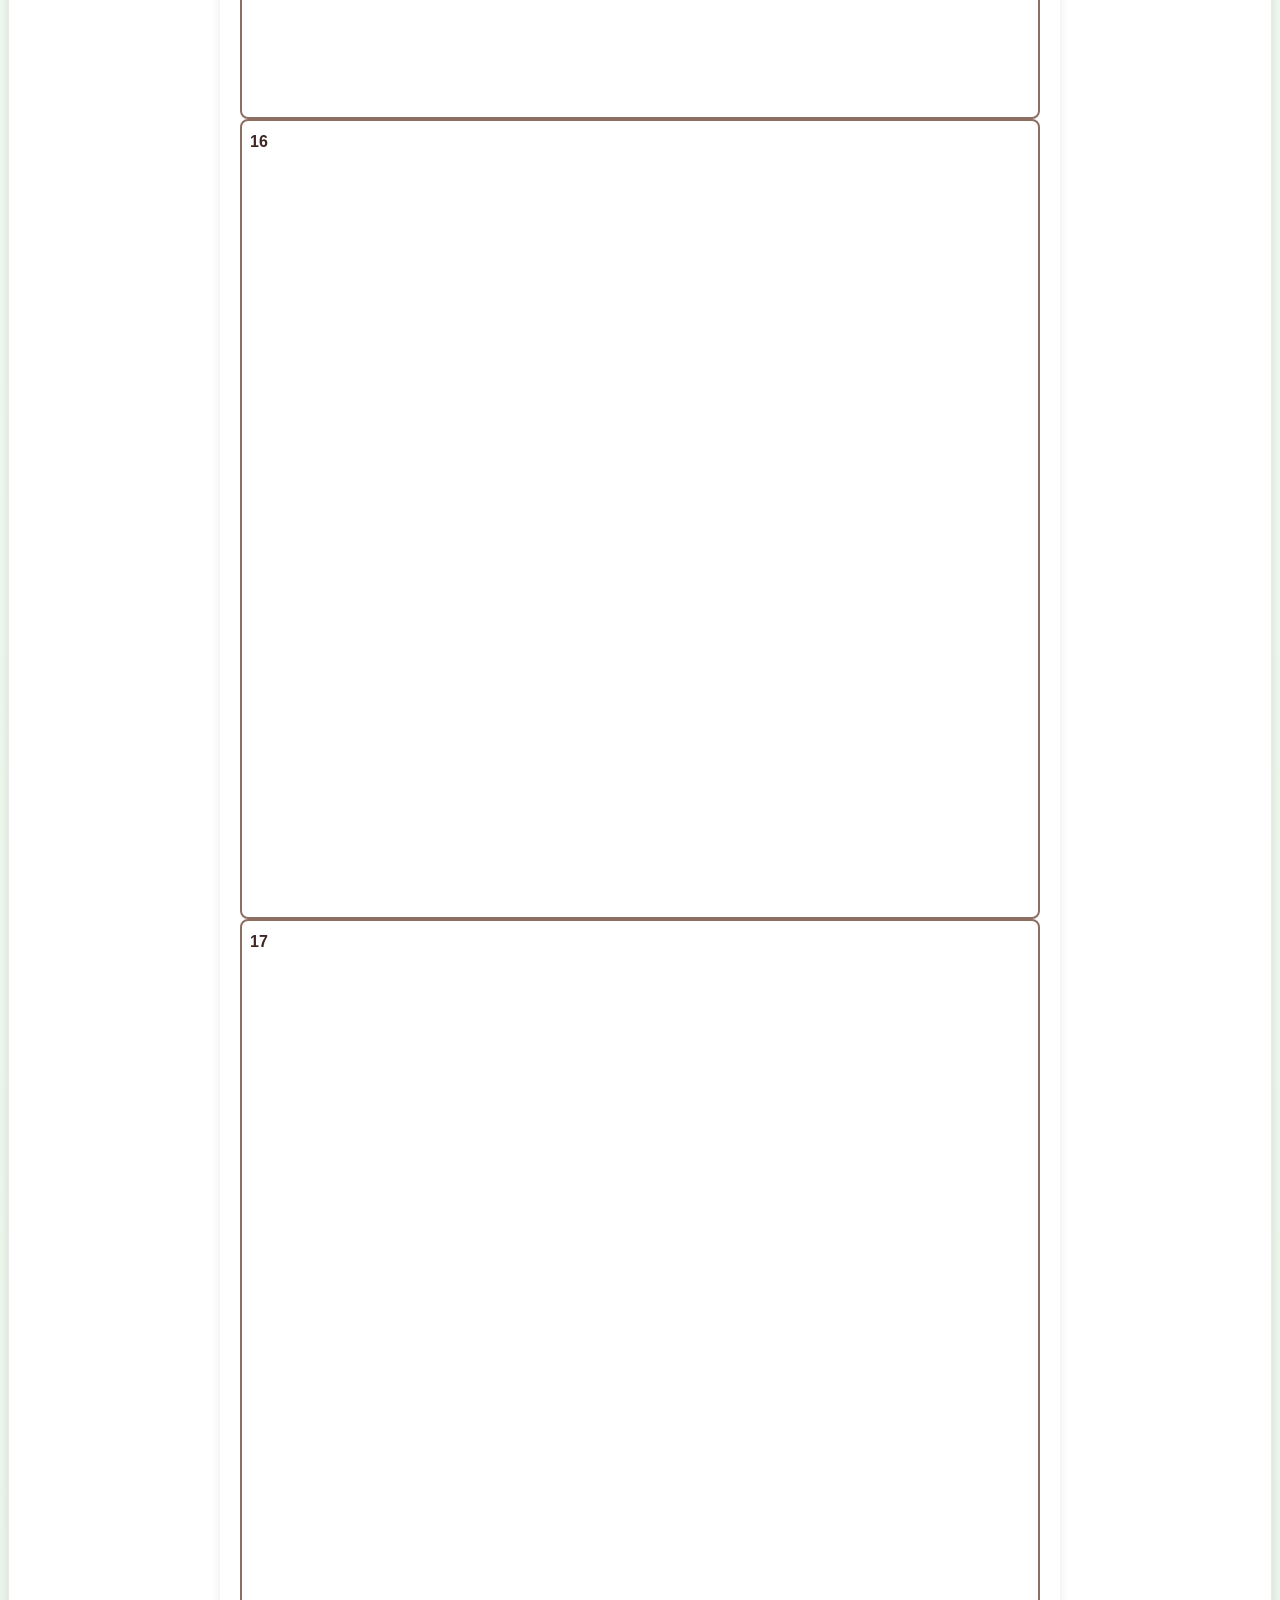
<file: pages/agenda.html>
<!DOCTYPE html>
<html lang="nl">
<head>
    <meta charset="UTF-8">
    <meta name="viewport" content="width=device-width, initial-scale=1.0">
    <title>Agenda - LC Agora</title>
    <link rel="stylesheet" href="../css/styles.css">
    <link rel="stylesheet" href="https://cdnjs.cloudflare.com/ajax/libs/font-awesome/6.4.0/css/all.min.css">
    <style>
        .event-modal {
            display: none;
            position: fixed;
            top: 50%;
            left: 50%;
            transform: translate(-50%, -50%);
            z-index: 1000;
            background: white;
            padding: 25px;
            border-radius: 12px;
            box-shadow: 0 4px 20px rgba(0,0,0,0.3);
            max-width: 500px;
            width: 90%;
        }
        .event-modal.active {
            display: block;
        }
        .modal-overlay {
            display: none;
            position: fixed;
            top: 0;
            left: 0;
            width: 100%;
            height: 100%;
            background: rgba(0,0,0,0.5);
            z-index: 999;
        }
        .modal-overlay.active {
            display: block;
        }
        .sharing-options {
            margin-top: 15px;
            padding: 15px;
            background: #f8f9fa;
            border-radius: 8px;
        }
        .share-checkbox {
            margin: 5px 0;
        }
    </style>
</head>
<body>
    <header class="header">
        <div class="header-content">
            <div class="logo">
                <i class="fas fa-graduation-cap logo-icon"></i>
                <span>LC Agora</span>
            </div>
            <nav>
                <ul class="nav-links">
                    <li><a href="../index.html">Home</a></li>
                    <li><a href="agenda.html" class="active">Agenda</a></li>
                    <li><a href="forum.html">Forum</a></li>
                    <li><a href="challenges.html">Challenges</a></li>
                    <li><a href="workshops.html">Workshops</a></li>
                    <li><a href="inspiratie.html">Inspiratie</a></li>
                    <li class="coach-only"><a href="challenges.html">Beheer Challenges</a></li>
                    <li class="coach-only"><a href="workshops.html">Beheer Workshops</a></li>
                </ul>
            </nav>
            <div class="user-info logout-link">
                <span class="user-name"></span>
                <span class="user-role" style="font-size: 14px; opacity: 0.8;"></span>
                <button class="logout-btn">Uitloggen</button>
            </div>
            <div class="login-link">
                <a href="../login.html" class="btn btn-outline" style="color: white; border-color: white;">Inloggen</a>
            </div>
        </div>
    </header>
    
    <main class="main">
        <div class="container">
            <h1 class="page-title">Agenda</h1>
            
            <!-- Main Calendar for everyone -->
            <div class="card fade-in">
                <div class="calendar">
                    <div class="calendar-header">
                        <h2 class="calendar-title" id="calendarTitle">Kalender</h2>
                        <div class="calendar-nav">
                            <button class="btn btn-outline btn-prev" id="prevMonth">
                                <i class="fas fa-chevron-left"></i>
                            </button>
                            <button class="btn btn-outline btn-next" id="nextMonth">
                                <i class="fas fa-chevron-right"></i>
                            </button>
                        </div>
                    </div>
                    <div class="calendar-grid" id="calendarGrid"></div>
                </div>
            </div>
            
            <!-- To-Do List for everyone -->
            <div class="fade-in" style="margin-top: 30px;">
                <div style="display: flex; justify-content: space-between; align-items: center; margin-bottom: 20px;">
                    <h2 style="color: var(--primary-color);">
                        <i class="fas fa-tasks"></i> To-Do Lijst
                    </h2>
                    <button class="btn btn-primary" id="addTodoBtn">
                        <i class="fas fa-plus"></i> Taak toevoegen
                    </button>
                </div>
                
                <div class="todo-list" id="todoList"></div>
                
                <form class="add-todo hidden" id="addTodoForm">
                    <input type="text" placeholder="Voer een nieuwe taak in..." required>
                    <button type="submit" class="btn btn-success">
                        <i class="fas fa-check"></i> Toevoegen
                    </button>
                    <button type="button" class="btn btn-danger" id="cancelTodoBtn">
                        <i class="fas fa-times"></i> Annuleren
                    </button>
                </form>
            </div>
            
            <!-- Event Creation Form -->
            <div class="card fade-in" style="margin-top: 30px;">
                <h2 style="color: var(--primary-color); margin-bottom: 20px;">
                    <i class="fas fa-plus-circle"></i> Event toevoegen
                </h2>
                <form id="addEventForm">
                    <div style="display: grid; grid-template-columns: repeat(auto-fit, minmax(250px, 1fr)); gap: 20px;">
                        <div class="form-group">
                            <label for="event-title">Titel *</label>
                            <input type="text" id="event-title" required>
                        </div>
                        <div class="form-group">
                            <label for="event-date">Datum *</label>
                            <input type="date" id="event-date" required>
                        </div>
                        <div class="form-group">
                            <label for="event-time">Tijd (optioneel)</label>
                            <input type="time" id="event-time">
                        </div>
                        <div class="form-group" style="grid-column: 1 / -1;">
                            <label for="event-description">Beschrijving (optioneel)</label>
                            <textarea id="event-description" rows="2"></textarea>
                        </div>
                        
                        <!-- Sharing options for coaches -->
                        <div class="form-group coach-only" id="sharingGroup" style="grid-column: 1 / -1; display: none;">
                            <label>
                                <input type="checkbox" id="shareWithStudents"> 
                                Delen met leerlingen
                            </label>
                            <div id="studentSelection" style="margin-top: 10px; display: none;">
                                <select id="selectStudentsToShare" multiple size="4" style="width: 100%; padding: 8px; border-radius: 6px; border: 2px solid #DDD;">
                                    <option value="leerling1">Lars de Vries (Klas 1)</option>
                                    <option value="leerling2">Emma van Dijk (Klas 1)</option>
                                    <option value="leerling3">Sem van der Meer (Klas 2)</option>
                                    <option value="leerling4">Sophie Kuiper (Klas 2)</option>
                                    <option value="leerling5">Daan van Leeuwen (Klas 3)</option>
                                </select>
                                <small style="color: var(--text-light); display: block; margin-top: 5px;">
                                    <i class="fas fa-info-circle"></i> Gebruik Ctrl/Cmd om meerdere te selecteren
                                </small>
                            </div>
                            <div id="classSelection" style="margin-top: 10px; display: none;">
                                <select id="selectClassToShare" style="width: 100%; padding: 8px; border-radius: 6px; border: 2px solid #DDD;">
                                    <option value="">-- Selecteer klas --</option>
                                    <option value="klasse1">Klas 1</option>
                                    <option value="klasse2">Klas 2</option>
                                    <option value="klasse3">Klas 3</option>
                                </select>
                            </div>
                            <label style="margin-top: 10px; display: block;">
                                <input type="checkbox" id="shareWithCoaches"> 
                                Delen met andere coaches
                            </label>
                        </div>
                    </div>
                    <div class="form-actions" style="margin-top: 15px;">
                        <button type="submit" class="btn btn-primary">
                            <i class="fas fa-calendar-plus"></i> Event toevoegen
                        </button>
                    </div>
                </form>
            </div>
            
            <!-- Coach-specific: Student Deadlines Overview -->
            <div class="card fade-in mt-4 coach-only">
                <h2 style="color: var(--primary-color); margin-bottom: 20px;">
                    <i class="fas fa-exclamation-triangle"></i> Challenge Deadlines van Mijn Leerlingen
                </h2>
                <div id="coachDeadlinesList" class="challenge-grid"></div>
            </div>
            
            <!-- Coach-specific: Add Event to Students -->
            <div class="card fade-in mt-4 coach-only">
                <h2 style="color: var(--primary-color); margin-bottom: 20px;">
                    <i class="fas fa-calendar-plus"></i> Event Toevoegen aan Leerlingen
                </h2>
                <form id="addEventToStudentsForm">
                    <div style="display: grid; grid-template-columns: repeat(auto-fit, minmax(250px, 1fr)); gap: 20px;">
                        <div class="form-group">
                            <label for="coach-event-title">Titel *</label>
                            <input type="text" id="coach-event-title" required>
                        </div>
                        <div class="form-group">
                            <label for="coach-event-date">Datum *</label>
                            <input type="date" id="coach-event-date" required>
                        </div>
                        <div class="form-group">
                            <label for="coach-event-time">Tijd (optioneel)</label>
                            <input type="time" id="coach-event-time">
                        </div>
                        <div class="form-group" style="grid-column: 1 / -1;">
                            <label for="coach-event-description">Beschrijving (optioneel)</label>
                            <textarea id="coach-event-description" rows="2"></textarea>
                        </div>
                        <div class="form-group" style="grid-column: 1 / -1;">
                            <label>Selecteer doelgroep:</label>
                            <select id="coach-event-audience" style="padding: 10px; border-radius: 8px; border: 2px solid #DDD; width: 100%;">
                                <option value="individual">Individuele leerlingen</option>
                                <option value="class">Specifieke klas</option>
                                <option value="myclass">Mijn klassen</option>
                                <option value="all">Alle leerlingen</option>
                            </select>
                        </div>
                        <div class="form-group" id="coach-individual-students-group" style="grid-column: 1 / -1; display: none;">
                            <label>Selecteer leerlingen:</label>
                            <select id="coach-event-students" multiple size="5" style="width: 100%; padding: 10px; border-radius: 8px; border: 2px solid #DDD;">
                                <option value="leerling1">Lars de Vries (Klas 1)</option>
                                <option value="leerling2">Emma van Dijk (Klas 1)</option>
                                <option value="leerling3">Sem van der Meer (Klas 2)</option>
                                <option value="leerling4">Sophie Kuiper (Klas 2)</option>
                                <option value="leerling5">Daan van Leeuwen (Klas 3)</option>
                            </select>
                            <small style="color: var(--text-light); display: block; margin-top: 5px;">
                                <i class="fas fa-info-circle"></i> Gebruik Ctrl/Cmd om meerdere te selecteren
                            </small>
                        </div>
                        <div class="form-group" id="coach-class-group" style="grid-column: 1 / -1; display: none;">
                            <label>Selecteer klas:</label>
                            <select id="coach-event-class" style="width: 100%; padding: 10px; border-radius: 8px; border: 2px solid #DDD;">
                                <option value="">-- Kies een klas --</option>
                                <option value="klasse1">Klas 1</option>
                                <option value="klasse2">Klas 2</option>
                                <option value="klasse3">Klas 3</option>
                            </select>
                        </div>
                    </div>
                    <div class="form-actions" style="margin-top: 15px;">
                        <button type="submit" class="btn btn-primary">
                            <i class="fas fa-paper-plane"></i> Event toevoegen aan geselecteerde
                        </button>
                    </div>
                </form>
                <div id="eventAssignmentResult" style="margin-top: 15px; padding: 10px; border-radius: 8px; display: none;"></div>
            </div>
        </div>
    </main>
    
    <!-- Event Modal for clicking on calendar days -->
    <div class="modal-overlay" id="eventModalOverlay"></div>
    <div class="event-modal" id="eventModal">
        <h2 style="color: var(--primary-color); margin-bottom: 20px;">
            <i class="fas fa-calendar-plus"></i> Event toevoegen voor <span id="modalDate"></span>
        </h2>
        <form id="modalEventForm">
            <div class="form-group">
                <label for="modal-event-title">Titel *</label>
                <input type="text" id="modal-event-title" required>
            </div>
            <div class="form-group">
                <label for="modal-event-time">Tijd (optioneel)</label>
                <input type="time" id="modal-event-time">
            </div>
            <div class="form-group">
                <label for="modal-event-description">Beschrijving (optioneel)</label>
                <textarea id="modal-event-description" rows="3"></textarea>
            </div>
            <div class="form-actions" style="margin-top: 15px;">
                <button type="submit" class="btn btn-primary">
                    <i class="fas fa-save"></i> Opslaan
                </button>
                <button type="button" class="btn btn-danger" id="cancelModalBtn">
                    <i class="fas fa-times"></i> Annuleren
                </button>
            </div>
        </form>
    </div>
    
    <script src="../js/auth.js"></script>
    <script src="../js/main.js"></script>
    <script>
        // Calendar state
        let currentMonth = new Date().getMonth();
        let currentYear = new Date().getFullYear();
        let selectedDate = null;
        
        document.addEventListener('DOMContentLoaded', function() {
            const user = getCurrentUser();
            
            // Initialize calendar
            renderCalendar(currentMonth, currentYear);
            
            // Setup calendar navigation
            document.getElementById('prevMonth').addEventListener('click', function() {
                currentMonth--;
                if (currentMonth < 0) {
                    currentMonth = 11;
                    currentYear--;
                }
                renderCalendar(currentMonth, currentYear);
            });
            
            document.getElementById('nextMonth').addEventListener('click', function() {
                currentMonth++;
                if (currentMonth > 11) {
                    currentMonth = 0;
                    currentYear++;
                }
                renderCalendar(currentMonth, currentYear);
            });
            
            // Initialize todo list
            initTodoList();
            
            // Initialize event form
            const eventForm = document.getElementById('addEventForm');
            if (eventForm) {
                eventForm.addEventListener('submit', function(e) {
                    e.preventDefault();
                    addEvent();
                });
            }
            
            // Initialize sharing options for coaches
            if (isCoach()) {
                const shareCheckbox = document.getElementById('shareWithStudents');
                if (shareCheckbox) {
                    shareCheckbox.addEventListener('change', function() {
                        if (this.checked) {
                            document.getElementById('studentSelection').style.display = 'block';
                            document.getElementById('classSelection').style.display = 'block';
                        } else {
                            document.getElementById('studentSelection').style.display = 'none';
                            document.getElementById('classSelection').style.display = 'none';
                        }
                    });
                }
                
                // Setup coach-specific forms
                setupCoachEventForm();
                loadCoachDeadlinesList();
            }
            
            // Setup modal
            const modalOverlay = document.getElementById('eventModalOverlay');
            const eventModal = document.getElementById('eventModal');
            const cancelModalBtn = document.getElementById('cancelModalBtn');
            const modalForm = document.getElementById('modalEventForm');
            
            if (cancelModalBtn) {
                cancelModalBtn.addEventListener('click', function() {
                    modalOverlay.classList.remove('active');
                    eventModal.classList.remove('active');
                    modalForm.reset();
                });
            }
            
            if (modalOverlay) {
                modalOverlay.addEventListener('click', function() {
                    modalOverlay.classList.remove('active');
                    eventModal.classList.remove('active');
                    modalForm.reset();
                });
            }
            
            if (modalForm) {
                modalForm.addEventListener('submit', function(e) {
                    e.preventDefault();
                    saveModalEvent();
                });
            }
        });
        
        // Render calendar
        function renderCalendar(month, year) {
            const calendarGrid = document.getElementById('calendarGrid');
            if (!calendarGrid) return;
            
            const monthNames = ['Januari', 'Februari', 'Maart', 'April', 'Mei', 'Juni', 
                        'Juli', 'Augustus', 'September', 'Oktober', 'November', 'December'];
            
            const calendarTitle = document.getElementById('calendarTitle');
            if (calendarTitle) {
                calendarTitle.textContent = `${monthNames[month]} ${year}`;
            }
            
            // Clear existing calendar
            calendarGrid.innerHTML = '';
            
            // Add day headers
            const dayNames = ['Ma', 'Di', 'Wo', 'Do', 'Vr', 'Za', 'Zo'];
            dayNames.forEach(day => {
                const header = document.createElement('div');
                header.className = 'calendar-day-header';
                header.textContent = day;
                calendarGrid.appendChild(header);
            });
            
            // Get first day of month and total days
            const firstDay = new Date(year, month, 1).getDay();
            const daysInMonth = new Date(year, month + 1, 0).getDate();
            const today = new Date();
            
            // Add empty cells for days before first day of month
            for (let i = 0; i < firstDay; i++) {
                const emptyDay = document.createElement('div');
                emptyDay.className = 'calendar-day empty';
                calendarGrid.appendChild(emptyDay);
            }
            
            // Add days of the month
            for (let day = 1; day <= daysInMonth; day++) {
                const date = new Date(year, month, day);
                const dateStr = formatDate(date);
                
                const dayElement = document.createElement('div');
                dayElement.className = 'calendar-day';
                dayElement.dataset.date = dateStr;
                
                // Check if today
                if (date.toDateString() === today.toDateString()) {
                    dayElement.classList.add('today');
                }
                
                // Check if has events
                const user = getCurrentUser();
                if (user && user.agenda) {
                    const hasEvent = user.agenda.some(event => event.date === dateStr);
                    if (hasEvent) {
                        dayElement.classList.add('has-event');
                    }
                }
                
                // For coaches: check if any student has deadline on this date
                if (isCoach() && user) {
                    const myStudents = getStudentsForCoach(user.username);
                    let hasStudentDeadline = false;
                    myStudents.forEach(student => {
                        if (student.challenges) {
                            student.challenges.forEach(challenge => {
                                if (challenge.deadline === dateStr) {
                                    hasStudentDeadline = true;
                                }
                            });
                        }
                    });
                    if (hasStudentDeadline) {
                        dayElement.classList.add('has-event');
                        dayElement.style.border = '2px solid var(--danger)';
                    }
                }
                
                const dayNumber = document.createElement('div');
                dayNumber.className = 'calendar-day-number';
                dayNumber.textContent = day;
                dayElement.appendChild(dayNumber);
                
                // Add events list
                const eventsList = document.createElement('ul');
                eventsList.className = 'calendar-events';
                
                if (user && user.agenda) {
                    const dayEvents = user.agenda.filter(event => event.date === dateStr);
                    dayEvents.forEach(event => {
                        const eventItem = document.createElement('li');
                        eventItem.textContent = event.title;
                        eventsList.appendChild(eventItem);
                    });
                }
                
                dayElement.appendChild(eventsList);
                
                // Add click handler to create event
                dayElement.addEventListener('click', function() {
                    selectedDate = dateStr;
                    openEventModal(dateStr);
                });
                
                calendarGrid.appendChild(dayElement);
            }
        }
        
        // Open event modal
        function openEventModal(dateStr) {
            const modalDate = document.getElementById('modalDate');
            const modalOverlay = document.getElementById('eventModalOverlay');
            const eventModal = document.getElementById('eventModal');
            
            if (modalDate) {
                modalDate.textContent = formatDateForDisplay(dateStr);
            }
            
            if (modalOverlay && eventModal) {
                modalOverlay.classList.add('active');
                eventModal.classList.add('active');
            }
        }
        
        // Save modal event
        function saveModalEvent() {
            const user = getCurrentUser();
            if (!user || !selectedDate) return;
            
            const title = document.getElementById('modal-event-title').value.trim();
            const time = document.getElementById('modal-event-time').value;
            const description = document.getElementById('modal-event-description').value.trim();
            
            if (!title) {
                alert('Vul alstublieft een titel in');
                return;
            }
            
            const event = {
                title,
                date: selectedDate,
                time: time || null,
                description: description || null,
                createdBy: user.username
            };
            
            if (!user.agenda) {
                user.agenda = [];
            }
            
            user.agenda.push(event);
            
            // Save to localStorage
            saveUserData(user.username, user);
            
            // Close modal
            document.getElementById('eventModalOverlay').classList.remove('active');
            document.getElementById('eventModal').classList.remove('active');
            document.getElementById('modalEventForm').reset();
            
            // Reload calendar
            renderCalendar(currentMonth, currentYear);
            
            alert('Event succesvol toegevoegd!');
        }
        
        // Add event from form
        function addEvent() {
            const user = getCurrentUser();
            if (!user) return;
            
            const title = document.getElementById('event-title').value.trim();
            const date = document.getElementById('event-date').value;
            const time = document.getElementById('event-time').value;
            const description = document.getElementById('event-description').value.trim();
            
            if (!title || !date) {
                alert('Vul alstublieft een titel en datum in');
                return;
            }
            
            // For coaches: handle sharing
            if (isCoach()) {
                const shareWithStudents = document.getElementById('shareWithStudents').checked;
                const shareWithCoaches = document.getElementById('shareWithCoaches').checked;
                
                if (shareWithStudents || shareWithCoaches) {
                    // Get selected students or class
                    let studentUsernames = [];
                    if (shareWithStudents) {
                        const selectionMethod = document.querySelector('input[name="studentSelectionMethod"]:checked');
                        if (!selectionMethod) {
                            // Check if class is selected
                            const classSelect = document.getElementById('selectClassToShare');
                            if (classSelect && classSelect.value) {
                                const classInfo = getAllClasses()[classSelect.value];
                                if (classInfo) {
                                    studentUsernames = classInfo.students;
                                }
                            } else {
                                // Check if individual students are selected
                                const studentsSelect = document.getElementById('selectStudentsToShare');
                                if (studentsSelect) {
                                    const selectedOptions = Array.from(studentsSelect.selectedOptions);
                                    studentUsernames = selectedOptions.map(opt => opt.value);
                                }
                            }
                        }
                    }
                    
                    // Add event to selected users
                    if (studentUsernames.length > 0 || shareWithCoaches) {
                        const event = {
                            title: `[COACH] ${title}`,
                            date: date,
                            time: time || null,
                            description: description || null,
                            createdBy: user.username,
                            isFromCoach: true
                        };
                        
                        studentUsernames.forEach(username => {
                            const student = users[username];
                            if (student) {
                                if (!student.agenda) {
                                    student.agenda = [];
                                }
                                student.agenda.push(event);
                                saveUserData(username, student);
                            }
                        });
                        
                        if (shareWithCoaches) {
                            Object.keys(users).forEach(username => {
                                if (users[username].role === 'coach' && username !== user.username) {
                                    if (!users[username].agenda) {
                                        users[username].agenda = [];
                                    }
                                    users[username].agenda.push(event);
                                    saveUserData(username, users[username]);
                                }
                            });
                        }
                        
                        alert(`Event "${title}" gedeeld met ${studentUsernames.length} leerling(en)${shareWithCoaches ? ' en andere coaches' : ''}!`);
                    }
                }
            }
            
            // Add event to own agenda
            const event = {
                title,
                date,
                time: time || null,
                description: description || null,
                createdBy: user.username
            };
            
            if (!user.agenda) {
                user.agenda = [];
            }
            
            user.agenda.push(event);
            
            // Save to localStorage
            saveUserData(user.username, user);
            
            // Reset form
            document.getElementById('addEventForm').reset();
            
            // Reload calendar
            renderCalendar(currentMonth, currentYear);
            
            alert('Event succesvol toegevoegd!');
        }
        
        // Initialize todo list
        function initTodoList() {
            const addTodoBtn = document.getElementById('addTodoBtn');
            const addTodoForm = document.getElementById('addTodoForm');
            const cancelTodoBtn = document.getElementById('cancelTodoBtn');
            
            if (addTodoBtn && addTodoForm) {
                addTodoBtn.addEventListener('click', function() {
                    addTodoForm.classList.remove('hidden');
                });
            }
            
            if (cancelTodoBtn && addTodoForm) {
                cancelTodoBtn.addEventListener('click', function() {
                    addTodoForm.classList.add('hidden');
                    addTodoForm.reset();
                });
            }
            
            if (addTodoForm) {
                addTodoForm.addEventListener('submit', function(e) {
                    e.preventDefault();
                    const input = this.querySelector('input');
                    const text = input.value.trim();
                    if (text) {
                        addTodoItem(text);
                        input.value = '';
                        addTodoForm.classList.add('hidden');
                    }
                });
            }
            
            // Load existing todos
            loadTodoItems();
        }
        
        function loadTodoItems() {
            const user = getCurrentUser();
            if (!user) return;
            
            const todoList = document.getElementById('todoList');
            if (!todoList) return;
            
            // Clear existing items
            todoList.innerHTML = '';
            
            // Add todo items
            if (user.todo && user.todo.length > 0) {
                user.todo.forEach((todo, index) => {
                    addTodoItemToDOM(todo.text, todo.completed, index);
                });
            } else {
                todoList.innerHTML = '<p style="text-align: center; color: var(--text-light);">Geen taken in je to-do lijst</p>';
            }
        }
        
        function addTodoItem(text) {
            const user = getCurrentUser();
            if (!user) return;
            
            if (!user.todo) {
                user.todo = [];
            }
            
            user.todo.push({ text, completed: false });
            
            // Save to localStorage
            saveUserData(user.username, user);
            
            // Update UI
            loadTodoItems();
        }
        
        function addTodoItemToDOM(text, completed, index) {
            const todoList = document.getElementById('todoList');
            if (!todoList) return;
            
            const todoItem = document.createElement('div');
            todoItem.className = `todo-item ${completed ? 'todo-completed' : ''}`;
            todoItem.dataset.index = index;
            
            // Checkbox
            const checkbox = document.createElement('input');
            checkbox.type = 'checkbox';
            checkbox.className = 'todo-checkbox';
            checkbox.checked = completed;
            checkbox.addEventListener('change', function() {
                toggleTodoComplete(index);
            });
            
            // Text
            const textElement = document.createElement('span');
            textElement.className = 'todo-text';
            textElement.textContent = text;
            
            // Actions
            const actions = document.createElement('div');
            actions.className = 'todo-actions';
            
            const deleteBtn = document.createElement('button');
            deleteBtn.className = 'btn btn-danger';
            deleteBtn.innerHTML = '<i class="fas fa-trash"></i>';
            deleteBtn.addEventListener('click', function() {
                deleteTodoItem(index);
            });
            
            actions.appendChild(deleteBtn);
            
            todoItem.appendChild(checkbox);
            todoItem.appendChild(textElement);
            todoItem.appendChild(actions);
            
            todoList.appendChild(todoItem);
        }
        
        function toggleTodoComplete(index) {
            const user = getCurrentUser();
            if (!user || !user.todo || index >= user.todo.length) return;
            
            user.todo[index].completed = !user.todo[index].completed;
            
            // Save to localStorage
            saveUserData(user.username, user);
            
            // Update UI
            loadTodoItems();
        }
        
        function deleteTodoItem(index) {
            const user = getCurrentUser();
            if (!user || !user.todo || index >= user.todo.length) return;
            
            if (confirm('Weet je zeker dat je deze taak wilt verwijderen?')) {
                user.todo.splice(index, 1);
                
                // Save to localStorage
                saveUserData(user.username, user);
                
                // Update UI
                loadTodoItems();
            }
        }
        
        // Setup coach event form
        function setupCoachEventForm() {
            const audienceSelect = document.getElementById('coach-event-audience');
            const individualGroup = document.getElementById('coach-individual-students-group');
            const classGroup = document.getElementById('coach-class-group');
            const eventForm = document.getElementById('addEventToStudentsForm');
            const resultDiv = document.getElementById('eventAssignmentResult');
            
            if (audienceSelect) {
                audienceSelect.addEventListener('change', function() {
                    if (this.value === 'individual') {
                        individualGroup.style.display = 'block';
                        classGroup.style.display = 'none';
                    } else if (this.value === 'class') {
                        individualGroup.style.display = 'none';
                        classGroup.style.display = 'block';
                    } else {
                        individualGroup.style.display = 'none';
                        classGroup.style.display = 'none';
                    }
                });
            }
            
            if (eventForm) {
                eventForm.addEventListener('submit', function(e) {
                    e.preventDefault();
                    addEventToStudents();
                });
            }
        }
        
        // Add event to students (coach only)
        function addEventToStudents() {
            const user = getCurrentUser();
            if (!user || !isCoach()) return;
            
            const title = document.getElementById('coach-event-title').value.trim();
            const date = document.getElementById('coach-event-date').value;
            const time = document.getElementById('coach-event-time').value;
            const description = document.getElementById('coach-event-description').value.trim();
            const audience = document.getElementById('coach-event-audience').value;
            const resultDiv = document.getElementById('eventAssignmentResult');
            
            if (!title || !date) {
                alert('Vul alstublieft een titel en datum in');
                return;
            }
            
            let studentUsernames = [];
            
            if (audience === 'individual') {
                const studentsSelect = document.getElementById('coach-event-students');
                const selectedOptions = Array.from(studentsSelect.selectedOptions);
                if (selectedOptions.length === 0) {
                    alert('Selecteer alstublieft minimaal één leerling');
                    return;
                }
                studentUsernames = selectedOptions.map(opt => opt.value);
            } else if (audience === 'class') {
                const classSelect = document.getElementById('coach-event-class');
                const classId = classSelect.value;
                if (!classId) {
                    alert('Selecteer alstublieft een klas');
                    return;
                }
                const classInfo = getAllClasses()[classId];
                if (classInfo) {
                    studentUsernames = classInfo.students;
                }
            } else if (audience === 'myclass') {
                const myStudents = getStudentsForCoach(user.username);
                studentUsernames = myStudents.map(s => s.username);
            } else if (audience === 'all') {
                const allStudents = getAllStudents();
                studentUsernames = allStudents.map(s => s.username);
            }
            
            if (studentUsernames.length === 0) {
                alert('Geen leerlingen geselecteerd');
                return;
            }
            
            // Add event to each student's agenda
            const event = {
                title: `[COACH] ${title}`,
                date: date,
                time: time || null,
                description: description || null,
                createdBy: user.username,
                isFromCoach: true
            };
            
            let assignedCount = 0;
            studentUsernames.forEach(username => {
                const student = users[username];
                if (student) {
                    if (!student.agenda) {
                        student.agenda = [];
                    }
                    student.agenda.push(event);
                    saveUserData(username, student);
                    assignedCount++;
                }
            });
            
            if (resultDiv) {
                resultDiv.textContent = `Event "${title}" toegevoegd aan ${assignedCount} leerling(en)`;
                resultDiv.style.background = '#D4EDDA';
                resultDiv.style.color = '#155724';
                resultDiv.style.display = 'block';
            }
            
            // Reset form
            document.getElementById('addEventToStudentsForm').reset();
            
            alert(`Event succesvol toegevoegd aan ${assignedCount} leerling(en)!`);
        }
        
        // Load coach deadlines list
        function loadCoachDeadlinesList() {
            const deadlinesList = document.getElementById('coachDeadlinesList');
            if (!deadlinesList) return;
            
            deadlinesList.innerHTML = '';
            
            const coach = getCurrentUser();
            if (!coach || !isCoach()) return;
            
            const myStudents = getStudentsForCoach(coach.username);
            const allDeadlines = [];
            
            myStudents.forEach(student => {
                if (student.challenges) {
                    student.challenges.forEach(challenge => {
                        if (challenge.deadline) {
                            allDeadlines.push({
                                date: challenge.deadline,
                                title: challenge.title,
                                studentName: student.name,
                                studentUsername: student.username,
                                challengeId: challenge.id,
                                studentClass: getClassNameForStudent(student.username)
                            });
                        }
                    });
                }
            });
            
            // Sort by date
            allDeadlines.sort((a, b) => {
                return new Date(a.date) - new Date(b.date);
            });
            
            if (allDeadlines.length === 0) {
                deadlinesList.innerHTML = '<p style="text-align: center; color: var(--text-light); grid-column: 1 / -1;">Geen challenge deadlines gevonden voor jouw leerlingen</p>';
                return;
            }
            
            allDeadlines.forEach(deadline => {
                const card = document.createElement('div');
                card.className = 'challenge-card';
                
                const title = document.createElement('h3');
                title.className = 'challenge-title';
                title.textContent = deadline.title;
                
                const meta = document.createElement('div');
                meta.className = 'challenge-meta';
                
                const student = document.createElement('span');
                student.innerHTML = `<i class="fas fa-user"></i> ${deadline.studentName} (${deadline.studentClass})`;
                
                const date = document.createElement('span');
                date.innerHTML = `<i class="fas fa-calendar"></i> ${formatDateForDisplay(deadline.date)}`;
                
                meta.appendChild(student);
                meta.appendChild(date);
                
                card.appendChild(title);
                card.appendChild(meta);
                
                deadlinesList.appendChild(card);
            });
        }
        
        // Get students for a specific coach
        function getStudentsForCoach(coachUsername) {
            const coach = users[coachUsername];
            if (!coach || !coach.classes) return [];
            
            let students = [];
            coach.classes.forEach(classId => {
                const classInfo = getAllClasses()[classId];
                if (classInfo) {
                    classInfo.students.forEach(username => {
                        if (users[username]) {
                            students.push(users[username]);
                        }
                    });
                }
            });
            return students;
        }
        
        // Utility functions
        function formatDate(date) {
            const year = date.getFullYear();
            const month = String(date.getMonth() + 1).padStart(2, '0');
            const day = String(date.getDate()).padStart(2, '0');
            return `${year}-${month}-${day}`;
        }
        
        function formatDateForDisplay(dateStr) {
            const [year, month, day] = dateStr.split('-');
            return `${day}-${month}-${year}`;
        }
    </script>
</body>
</html>
</file>
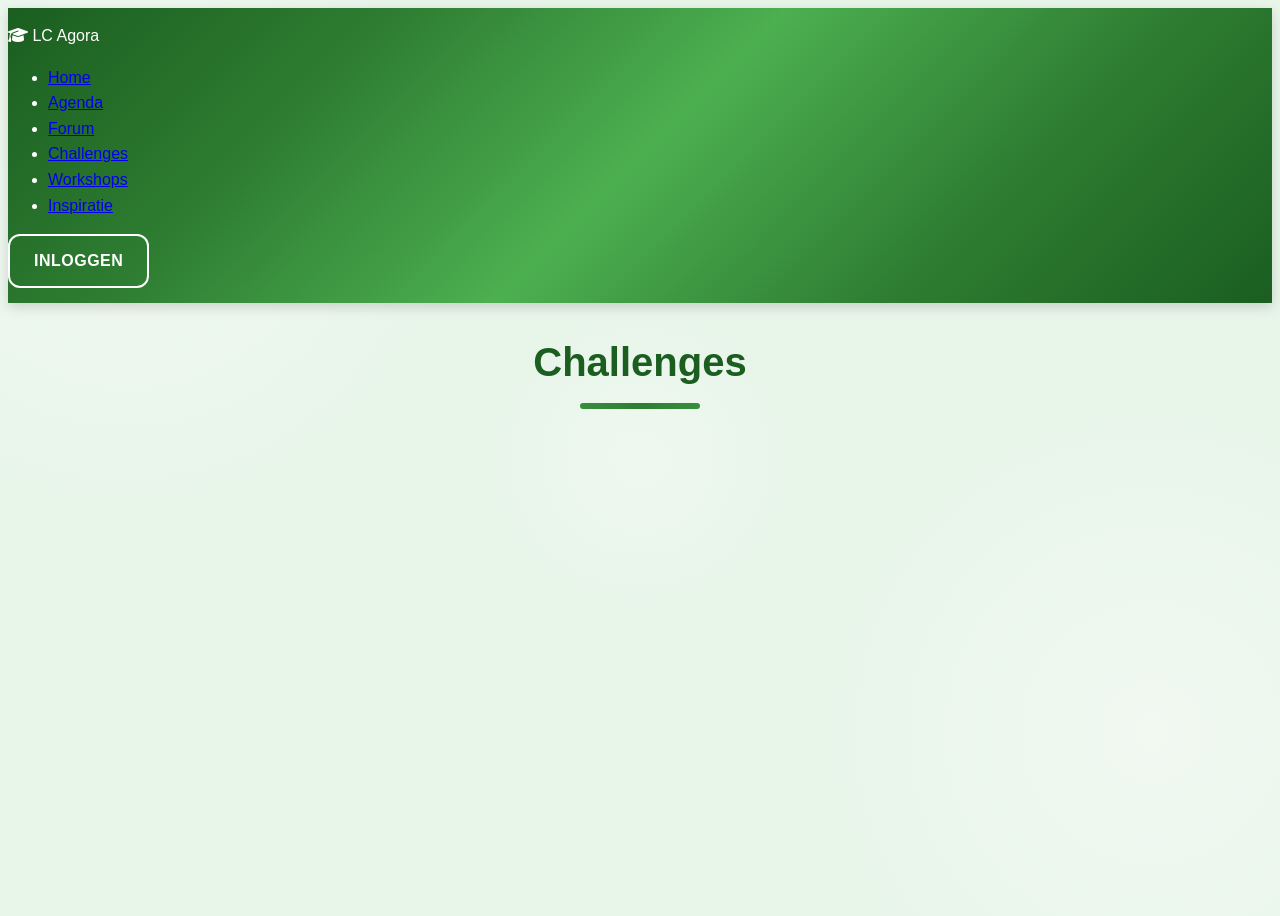
<file: pages/challenges.html>
<!DOCTYPE html>
<html lang="nl">
<head>
    <meta charset="UTF-8">
    <meta name="viewport" content="width=device-width, initial-scale=1.0">
    <title>Challenges - LC Agora</title>
    <link rel="stylesheet" href="../css/styles.css">
    <link rel="stylesheet" href="https://cdnjs.cloudflare.com/ajax/libs/font-awesome/6.4.0/css/all.min.css">
</head>
<body>
    <header class="header">
        <div class="header-content">
            <div class="logo">
                <i class="fas fa-graduation-cap logo-icon"></i>
                <span>LC Agora</span>
            </div>
            <nav>
                <ul class="nav-links">
                    <li><a href="../index.html">Home</a></li>
                    <li><a href="agenda.html">Agenda</a></li>
                    <li><a href="forum.html">Forum</a></li>
                    <li><a href="challenges.html" class="active">Challenges</a></li>
                    <li><a href="workshops.html">Workshops</a></li>
                    <li><a href="inspiratie.html">Inspiratie</a></li>
                    <li class="coach-only"><a href="challenges.html">Beheer Challenges</a></li>
                    <li class="coach-only"><a href="workshops.html">Beheer Workshops</a></li>
                </ul>
            </nav>
            <div class="user-info logout-link">
                <span class="user-name"></span>
                <span class="user-role" style="font-size: 14px; opacity: 0.8;"></span>
                <button class="logout-btn">Uitloggen</button>
            </div>
            <div class="login-link">
                <a href="../login.html" class="btn btn-outline" style="color: white; border-color: white;">Inloggen</a>
            </div>
        </div>
    </header>
    
    <main class="main">
        <div class="container">
            <h1 class="page-title">Challenges</h1>
            
            <!-- For Students: My Challenges -->
            <div class="card fade-in student-only">
                <div style="display: flex; justify-content: space-between; align-items: center; margin-bottom: 20px;">
                    <h2 style="color: var(--primary-color);">
                        <i class="fas fa-user"></i> Mijn Challenges
                    </h2>
                    <button class="btn btn-primary" id="newChallengeBtn">
                        <i class="fas fa-plus"></i> Nieuwe Challenge
                    </button>
                </div>
                
                <div class="challenge-grid" id="myChallengesGrid">
                    <!-- Challenges will be loaded here -->
                </div>
            </div>
            
            <!-- For Students: Shared Challenges -->
            <div class="card fade-in student-only">
                <h2 style="color: var(--primary-color); margin-bottom: 20px;">
                    <i class="fas fa-users"></i> Gedeelde Challenges (van coaches)
                </h2>
                <div class="challenge-grid" id="sharedChallengesGrid">
                    <!-- Shared challenges will be loaded here -->
                </div>
            </div>
            
            <!-- For Coaches: Challenge Management -->
            <div class="card fade-in coach-only">
                <div style="display: flex; justify-content: space-between; align-items: center; margin-bottom: 20px;">
                    <h2 style="color: var(--primary-color);">
                        <i class="fas fa-chalkboard-teacher"></i> Challenges Beheren
                    </h2>
                    <button class="btn btn-primary" id="createTemplateChallengeBtn">
                        <i class="fas fa-plus"></i> Nieuwe Challenge Sjabloon
                    </button>
                </div>
                
                <!-- Challenge Templates Section -->
                <div id="challengeTemplatesSection">
                    <h3 style="color: var(--secondary-color); margin-bottom: 15px;">
                        <i class="fas fa-file-alt"></i> Mijn Challenge Sjablonen
                    </h3>
                    <div class="challenge-grid" id="templateChallengesGrid">
                        <!-- Template challenges will be loaded here -->
                    </div>
                </div>
                
                <!-- Assign Challenge Section -->
                <div class="mt-4" style="border-top: 2px solid #EEE; padding-top: 20px;">
                    <h3 style="color: var(--secondary-color); margin-bottom: 15px;">
                        <i class="fas fa-paper-plane"></i> Challenge Toewijzen aan Leerlingen
                    </h3>
                    <div class="form-group">
                        <label>Selecteer een sjabloon:</label>
                        <select id="selectTemplateForAssignment" style="width: 100%; padding: 10px; border-radius: 8px; border: 2px solid #DDD;">
                            <option value="">-- Kies een sjabloon --</option>
                        </select>
                    </div>
                    <div class="form-group">
                        <label>Selecteer leerlingen of klas:</label>
                        <div style="display: flex; gap: 10px; margin-bottom: 10px;">
                            <select id="studentSelectionMethod" style="padding: 10px; border-radius: 8px; border: 2px solid #DDD;">
                                <option value="individual">Individuele leerlingen</option>
                                <option value="class">Hele klas</option>
                            </select>
                        </div>
                        <div id="individualStudentsDiv" style="display: none;">
                            <select id="selectStudents" multiple style="width: 100%; height: 150px; padding: 10px; border-radius: 8px; border: 2px solid #DDD;">
                                <option value="leerling1">Lars de Vries (Klas 1)</option>
                                <option value="leerling2">Emma van Dijk (Klas 1)</option>
                                <option value="leerling3">Sem van der Meer (Klas 2)</option>
                                <option value="leerling4">Sophie Kuiper (Klas 2)</option>
                                <option value="leerling5">Daan van Leeuwen (Klas 3)</option>
                            </select>
                        </div>
                        <div id="classSelectionDiv" style="display: block;">
                            <select id="selectClass" style="width: 100%; padding: 10px; border-radius: 8px; border: 2px solid #DDD;">
                                <option value="">-- Kies een klas --</option>
                                <option value="klasse1">Klas 1 (2 leerlingen)</option>
                                <option value="klasse2">Klas 2 (2 leerlingen)</option>
                                <option value="klasse3">Klas 3 (1 leerling)</option>
                            </select>
                        </div>
                    </div>
                    <button class="btn btn-success" id="assignChallengeBtn" style="margin-top: 10px;">
                        <i class="fas fa-paper-plane"></i> Toewijzen aan Geselecteerde
                    </button>
                    <div id="assignResult" style="margin-top: 15px; padding: 10px; border-radius: 8px; display: none;"></div>
                </div>
                
                <!-- All Challenges View -->
                <div class="mt-4" style="border-top: 2px solid #EEE; padding-top: 20px;">
                    <h3 style="color: var(--secondary-color); margin-bottom: 15px;">
                        <i class="fas fa-list"></i> Alle Toegewezen Challenges
                    </h3>
                    <div class="challenge-grid" id="allChallengesGrid">
                        <!-- All assigned challenges will be loaded here -->
                    </div>
                </div>
            </div>
        </div>
    </main>
    
    <!-- New Challenge Form for Students (hidden by default) -->
    <div class="card fade-in hidden" id="newChallengeCard" style="position: fixed; top: 50%; left: 50%; transform: translate(-50%, -50%); z-index: 1000; max-width: 600px; width: 90%;">
        <h2 style="color: var(--primary-color); margin-bottom: 20px;">
            <i class="fas fa-plus-circle"></i> Nieuwe Challenge aanmaken
        </h2>
        <form class="new-challenge-form">
            <div style="display: grid; grid-template-columns: repeat(auto-fit, minmax(300px, 1fr)); gap: 20px;">
                <div class="form-group">
                    <label for="challenge-title">Titel *</label>
                    <input type="text" id="challenge-title" required>
                </div>
                <div class="form-group">
                    <label for="challenge-deadline">Deadline</label>
                    <input type="date" id="challenge-deadline">
                </div>
                <div class="form-group">
                    <label for="challenge-main-question">Hoofdvraag *</label>
                    <input type="text" id="challenge-main-question" required>
                </div>
                <div class="form-group">
                    <label for="challenge-status">Status</label>
                    <select id="challenge-status">
                        <option value="active">Actief</option>
                        <option value="completed">Afgerond</option>
                        <option value="paused">Gepauzeerd</option>
                    </select>
                </div>
                <div class="form-group" style="grid-column: 1 / -1;">
                    <label for="challenge-description">Beschrijving</label>
                    <textarea id="challenge-description" rows="4"></textarea>
                </div>
                <div class="form-group" style="grid-column: 1 / -1;">
                    <label for="challenge-sub-questions">Deelvragen (één per regel)</label>
                    <textarea id="challenge-sub-questions" rows="4" placeholder="Bijv: Wat is het probleem?&#10;Hoe kunnen we dit oplossen?&#10;Wat zijn de stappen?"></textarea>
                </div>
                <div class="form-group" style="grid-column: 1 / -1;">
                    <label for="challenge-participants">Deelnemers (gescheiden door komma's)</label>
                    <input type="text" id="challenge-participants" placeholder="leerling1, leerling2">
                </div>
                <div class="form-group" style="grid-column: 1 / -1;">
                    <label>
                        <input type="checkbox" id="challenge-public"> 
                        Openbaar maken (zichtbaar in Inspiratie)
                    </label>
                </div>
            </div>
            <div class="form-actions">
                <button type="submit" class="btn btn-primary">
                    <i class="fas fa-save"></i> Challenge opslaan
                </button>
                <button type="button" class="btn btn-danger" id="cancelChallengeBtn">
                    <i class="fas fa-times"></i> Annuleren
                </button>
            </div>
        </form>
    </div>
    
    <!-- Create Template Challenge Form for Coaches (hidden by default) -->
    <div class="card fade-in hidden" id="createTemplateCard" style="position: fixed; top: 50%; left: 50%; transform: translate(-50%, -50%); z-index: 1000; max-width: 600px; width: 90%;">
        <h2 style="color: var(--primary-color); margin-bottom: 20px;">
            <i class="fas fa-file-alt"></i> Nieuwe Challenge Sjabloon
        </h2>
        <form class="new-template-form">
            <div style="display: grid; grid-template-columns: repeat(auto-fit, minmax(300px, 1fr)); gap: 20px;">
                <div class="form-group">
                    <label for="template-title">Titel *</label>
                    <input type="text" id="template-title" required>
                </div>
                <div class="form-group">
                    <label for="template-main-question">Hoofdvraag *</label>
                    <input type="text" id="template-main-question" required>
                </div>
                <div class="form-group" style="grid-column: 1 / -1;">
                    <label for="template-description">Beschrijving</label>
                    <textarea id="template-description" rows="4"></textarea>
                </div>
                <div class="form-group" style="grid-column: 1 / -1;">
                    <label for="template-sub-questions">Deelvragen (één per regel)</label>
                    <textarea id="template-sub-questions" rows="4" placeholder="Bijv: Wat is het probleem?&#10;Hoe kunnen we dit oplossen?&#10;Wat zijn de stappen?"></textarea>
                </div>
            </div>
            <div class="form-actions">
                <button type="submit" class="btn btn-primary">
                    <i class="fas fa-save"></i> Sjabloon opslaan
                </button>
                <button type="button" class="btn btn-danger" id="cancelTemplateBtn">
                    <i class="fas fa-times"></i> Annuleren
                </button>
            </div>
        </form>
    </div>
    
    <!-- Overlay for modals -->
    <div id="modalOverlay" class="hidden" style="position: fixed; top: 0; left: 0; width: 100%; height: 100%; background: rgba(0,0,0,0.5); z-index: 999;"></div>
    
    <script src="../js/auth.js"></script>
    <script src="../js/main.js"></script>
    <script>
        document.addEventListener('DOMContentLoaded', function() {
            const user = getCurrentUser();
            
            // For students: Show new challenge form
            if (isStudent()) {
                const newChallengeBtn = document.getElementById('newChallengeBtn');
                const newChallengeCard = document.getElementById('newChallengeCard');
                const cancelChallengeBtn = document.getElementById('cancelChallengeBtn');
                const newChallengeForm = document.querySelector('.new-challenge-form');
                const modalOverlay = document.getElementById('modalOverlay');
                
                if (newChallengeBtn && newChallengeCard) {
                    newChallengeBtn.addEventListener('click', function() {
                        newChallengeCard.classList.remove('hidden');
                        modalOverlay.classList.remove('hidden');
                    });
                }
                
                if (cancelChallengeBtn && newChallengeCard) {
                    cancelChallengeBtn.addEventListener('click', function() {
                        newChallengeCard.classList.add('hidden');
                        modalOverlay.classList.add('hidden');
                        newChallengeForm.reset();
                    });
                }
                
                if (modalOverlay) {
                    modalOverlay.addEventListener('click', function() {
                        newChallengeCard.classList.add('hidden');
                        modalOverlay.classList.add('hidden');
                        newChallengeForm.reset();
                    });
                }
                
                if (newChallengeForm) {
                    newChallengeForm.addEventListener('submit', function(e) {
                        e.preventDefault();
                        createChallenge();
                    });
                }
                
                // Load student's challenges
                loadChallenges();
            }
            
            // For coaches: Template management
            if (isCoach()) {
                const createTemplateBtn = document.getElementById('createTemplateChallengeBtn');
                const createTemplateCard = document.getElementById('createTemplateCard');
                const cancelTemplateBtn = document.getElementById('cancelTemplateBtn');
                const newTemplateForm = document.querySelector('.new-template-form');
                const modalOverlay = document.getElementById('modalOverlay');
                
                if (createTemplateBtn && createTemplateCard) {
                    createTemplateBtn.addEventListener('click', function() {
                        createTemplateCard.classList.remove('hidden');
                        modalOverlay.classList.remove('hidden');
                    });
                }
                
                if (cancelTemplateBtn && createTemplateCard) {
                    cancelTemplateBtn.addEventListener('click', function() {
                        createTemplateCard.classList.add('hidden');
                        modalOverlay.classList.add('hidden');
                        newTemplateForm.reset();
                    });
                }
                
                if (modalOverlay) {
                    modalOverlay.addEventListener('click', function() {
                        createTemplateCard.classList.add('hidden');
                        modalOverlay.classList.add('hidden');
                        newTemplateForm.reset();
                    });
                }
                
                if (newTemplateForm) {
                    newTemplateForm.addEventListener('submit', function(e) {
                        e.preventDefault();
                        createChallengeTemplate();
                    });
                }
                
                // Setup assignment functionality
                setupChallengeAssignment();
                
                // Load templates and all challenges
                loadChallengeTemplates();
                loadAllChallenges();
            }
        });
        
        // Create challenge for students
        function createChallenge() {
            const user = getCurrentUser();
            if (!user || !isStudent()) return;
            
            const form = document.querySelector('.new-challenge-form');
            if (!form) return;
            
            const title = form.querySelector('#challenge-title').value.trim();
            const description = form.querySelector('#challenge-description').value.trim();
            const mainQuestion = form.querySelector('#challenge-main-question').value.trim();
            const subQuestions = form.querySelector('#challenge-sub-questions').value.split('\n').filter(q => q.trim());
            const deadline = form.querySelector('#challenge-deadline').value;
            const participants = form.querySelector('#challenge-participants').value.split(',').map(p => p.trim()).filter(p => p);
            const isPublic = form.querySelector('#challenge-public').checked;
            const status = form.querySelector('#challenge-status').value;
            
            if (!title) {
                alert('Vul alstublieft een titel in');
                return;
            }
            
            const challenge = {
                id: Date.now(),
                title,
                description,
                mainQuestion,
                subQuestions,
                deadline,
                participants: [user.username, ...participants],
                createdBy: user.username,
                createdAt: new Date().toISOString(),
                status,
                isPublic
            };
            
            if (!user.challenges) {
                user.challenges = [];
            }
            
            user.challenges.push(challenge);
            
            // Save to localStorage
            saveUserData(user.username, user);
            
            // Reset form and hide
            form.reset();
            document.getElementById('newChallengeCard').classList.add('hidden');
            document.getElementById('modalOverlay').classList.add('hidden');
            
            // Reload challenges
            loadChallenges();
            
            alert('Challenge succesvol aangemaakt!');
        }
        
        // Load student's challenges
        function loadChallenges() {
            const user = getCurrentUser();
            if (!user || !isStudent()) return;
            
            const myChallengesGrid = document.getElementById('myChallengesGrid');
            const sharedChallengesGrid = document.getElementById('sharedChallengesGrid');
            
            if (myChallengesGrid) {
                myChallengesGrid.innerHTML = '';
                if (user.challenges && user.challenges.length > 0) {
                    user.challenges.forEach(challenge => {
                        if (!challenge.assignedBy) { // Only show own challenges
                            addChallengeToDOM(challenge, myChallengesGrid);
                        }
                    });
                } else {
                    myChallengesGrid.innerHTML = '<p style="text-align: center; color: var(--text-light); grid-column: 1 / -1;">Geen eigen challenges gevonden</p>';
                }
            }
            
            if (sharedChallengesGrid) {
                sharedChallengesGrid.innerHTML = '';
                if (user.challenges && user.challenges.length > 0) {
                    user.challenges.forEach(challenge => {
                        if (challenge.assignedBy) { // Show assigned challenges
                            addChallengeToDOM(challenge, sharedChallengesGrid);
                        }
                    });
                } else {
                    sharedChallengesGrid.innerHTML = '<p style="text-align: center; color: var(--text-light); grid-column: 1 / -1;">Geen challenges van coaches gevonden</p>';
                }
            }
        }
        
        // Create challenge template for coaches
        function createChallengeTemplate() {
            const user = getCurrentUser();
            if (!user || !isCoach()) return;
            
            const form = document.querySelector('.new-template-form');
            if (!form) return;
            
            const title = form.querySelector('#template-title').value.trim();
            const description = form.querySelector('#template-description').value.trim();
            const mainQuestion = form.querySelector('#template-main-question').value.trim();
            const subQuestions = form.querySelector('#template-sub-questions').value.split('\n').filter(q => q.trim());
            
            if (!title) {
                alert('Vul alstublieft een titel in');
                return;
            }
            
            const template = {
                id: 'template_' + Date.now(),
                title,
                description,
                mainQuestion,
                subQuestions,
                createdBy: user.username,
                createdAt: new Date().toISOString(),
                isTemplate: true
            };
            
            if (!user.challenges) {
                user.challenges = [];
            }
            
            user.challenges.push(template);
            
            // Save to localStorage
            saveUserData(user.username, user);
            
            // Reset form and hide
            form.reset();
            document.getElementById('createTemplateCard').classList.add('hidden');
            document.getElementById('modalOverlay').classList.add('hidden');
            
            // Reload templates
            loadChallengeTemplates();
            
            alert('Challenge sjabloon succesvol opgeslagen!');
        }
        
        // Load challenge templates for coaches
        function loadChallengeTemplates() {
            const user = getCurrentUser();
            if (!user || !isCoach()) return;
            
            const templateGrid = document.getElementById('templateChallengesGrid');
            const selectTemplate = document.getElementById('selectTemplateForAssignment');
            
            if (templateGrid) {
                templateGrid.innerHTML = '';
                const templates = user.challenges.filter(c => c.isTemplate);
                if (templates.length > 0) {
                    templates.forEach(template => {
                        addTemplateToDOM(template, templateGrid);
                    });
                } else {
                    templateGrid.innerHTML = '<p style="text-align: center; color: var(--text-light); grid-column: 1 / -1;">Geen sjablonen gevonden. Maak een nieuw sjabloon aan.</p>';
                }
            }
            
            if (selectTemplate) {
                selectTemplate.innerHTML = '<option value="">-- Kies een sjabloon --</option>';
                const templates = user.challenges.filter(c => c.isTemplate);
                templates.forEach(template => {
                    const option = document.createElement('option');
                    option.value = template.id;
                    option.textContent = template.title;
                    selectTemplate.appendChild(option);
                });
            }
        }
        
        // Load all challenges for coaches
        function loadAllChallenges() {
            const allChallengesGrid = document.getElementById('allChallengesGrid');
            if (!allChallengesGrid) return;
            
            allChallengesGrid.innerHTML = '';
            
            // Get all students' challenges
            const allStudents = getAllStudents();
            let allAssignedChallenges = [];
            
            allStudents.forEach(student => {
                if (student.challenges) {
                    student.challenges.forEach(challenge => {
                        if (challenge.assignedBy) {
                            allAssignedChallenges.push({ ...challenge, studentUsername: student.username });
                        }
                    });
                }
            });
            
            if (allAssignedChallenges.length > 0) {
                allAssignedChallenges.forEach(challenge => {
                    addAssignedChallengeToDOM(challenge, allChallengesGrid);
                });
            } else {
                allChallengesGrid.innerHTML = '<p style="text-align: center; color: var(--text-light); grid-column: 1 / -1;">Geen toegewezen challenges gevonden</p>';
            }
        }
        
        // Setup challenge assignment for coaches
        function setupChallengeAssignment() {
            const selectMethod = document.getElementById('studentSelectionMethod');
            const individualDiv = document.getElementById('individualStudentsDiv');
            const classDiv = document.getElementById('classSelectionDiv');
            const assignBtn = document.getElementById('assignChallengeBtn');
            
            if (selectMethod) {
                selectMethod.addEventListener('change', function() {
                    if (this.value === 'individual') {
                        individualDiv.style.display = 'block';
                        classDiv.style.display = 'none';
                    } else {
                        individualDiv.style.display = 'none';
                        classDiv.style.display = 'block';
                    }
                });
            }
            
            if (assignBtn) {
                assignBtn.addEventListener('click', function() {
                    assignChallengeToStudents();
                });
            }
        }
        
        // Assign challenge to students
        function assignChallengeToStudents() {
            const user = getCurrentUser();
            if (!user || !isCoach()) return;
            
            const templateSelect = document.getElementById('selectTemplateForAssignment');
            const selectMethod = document.getElementById('studentSelectionMethod');
            const studentsSelect = document.getElementById('selectStudents');
            const classSelect = document.getElementById('selectClass');
            const resultDiv = document.getElementById('assignResult');
            
            const templateId = templateSelect.value;
            if (!templateId) {
                alert('Selecteer alstublieft een sjabloon');
                return;
            }
            
            // Find the template
            const template = user.challenges.find(c => c.id === templateId);
            if (!template) {
                alert('Sjabloon niet gevonden');
                return;
            }
            
            let studentUsernames = [];
            
            if (selectMethod.value === 'individual') {
                const selectedOptions = Array.from(studentsSelect.selectedOptions);
                if (selectedOptions.length === 0) {
                    alert('Selecteer alstublieft minimaal één leerling');
                    return;
                }
                studentUsernames = selectedOptions.map(opt => opt.value);
            } else {
                const classId = classSelect.value;
                if (!classId) {
                    alert('Selecteer alstublieft een klas');
                    return;
                }
                const classInfo = getAllClasses()[classId];
                if (classInfo) {
                    studentUsernames = classInfo.students;
                }
            }
            
            if (studentUsernames.length === 0) {
                alert('Geen leerlingen geselecteerd');
                return;
            }
            
            // Assign the challenge to students
            const result = window.auth.assignChallengeToStudents(user.username, template, studentUsernames);
            
            if (result.success) {
                if (resultDiv) {
                    resultDiv.textContent = result.message;
                    resultDiv.style.background = '#D4EDDA';
                    resultDiv.style.color = '#155724';
                    resultDiv.style.display = 'block';
                }
                
                // Reload all challenges
                loadAllChallenges();
                
                // Reset selection
                templateSelect.value = '';
                studentsSelect.selectedIndex = -1;
                classSelect.value = '';
            } else {
                if (resultDiv) {
                    resultDiv.textContent = result.message;
                    resultDiv.style.background = '#F8D7DA';
                    resultDiv.style.color = '#721C24';
                    resultDiv.style.display = 'block';
                }
            }
        }
        
        // Add challenge to DOM
        function addChallengeToDOM(challenge, grid) {
            const challengeCard = document.createElement('div');
            challengeCard.className = 'challenge-card';
            
            const title = document.createElement('h3');
            title.className = 'challenge-title';
            title.textContent = challenge.title;
            
            const meta = document.createElement('div');
            meta.className = 'challenge-meta';
            
            const deadline = document.createElement('span');
            deadline.innerHTML = `<i class="fas fa-calendar"></i> Deadline: ${challenge.deadline || 'Geen deadline'}`;
            
            const status = document.createElement('span');
            status.innerHTML = `<i class="fas fa-circle"></i> ${challenge.status || 'actief'}`;
            
            meta.appendChild(deadline);
            meta.appendChild(status);
            
            const description = document.createElement('p');
            description.className = 'challenge-description';
            description.textContent = challenge.description || 'Geen beschrijving';
            
            const participants = document.createElement('div');
            participants.className = 'challenge-participants';
            
            if (challenge.participants && challenge.participants.length > 0) {
                challenge.participants.forEach(participant => {
                    const avatar = document.createElement('div');
                    avatar.className = 'participant-avatar';
                    avatar.textContent = participant.substring(0, 2).toUpperCase();
                    participants.appendChild(avatar);
                });
            }
            
            const actions = document.createElement('div');
            actions.className = 'challenge-actions';
            actions.style.display = 'flex';
            actions.style.gap = '10px';
            actions.style.marginTop = '15px';
            
            const viewBtn = document.createElement('button');
            viewBtn.className = 'btn btn-outline';
            viewBtn.textContent = 'Bekijken';
            viewBtn.addEventListener('click', function() {
                viewChallenge(challenge);
            });
            
            actions.appendChild(viewBtn);
            
            challengeCard.appendChild(title);
            challengeCard.appendChild(meta);
            challengeCard.appendChild(description);
            challengeCard.appendChild(participants);
            challengeCard.appendChild(actions);
            
            grid.appendChild(challengeCard);
        }
        
        // Add template to DOM
        function addTemplateToDOM(template, grid) {
            const templateCard = document.createElement('div');
            templateCard.className = 'challenge-card';
            templateCard.style.borderLeft = '4px solid var(--secondary-color)';
            
            const title = document.createElement('h3');
            title.className = 'challenge-title';
            title.innerHTML = `<i class="fas fa-file-alt"></i> ${template.title}`;
            
            const description = document.createElement('p');
            description.className = 'challenge-description';
            description.textContent = template.description || 'Geen beschrijving';
            
            const actions = document.createElement('div');
            actions.className = 'challenge-actions';
            actions.style.display = 'flex';
            actions.style.gap = '10px';
            actions.style.marginTop = '15px';
            
            const viewBtn = document.createElement('button');
            viewBtn.className = 'btn btn-outline';
            viewBtn.textContent = 'Bekijken';
            viewBtn.addEventListener('click', function() {
                viewChallenge(template);
            });
            
            const deleteBtn = document.createElement('button');
            deleteBtn.className = 'btn btn-danger';
            deleteBtn.innerHTML = '<i class="fas fa-trash"></i> Verwijderen';
            deleteBtn.addEventListener('click', function() {
                if (confirm(`Weet je zeker dat je het sjabloon "${template.title}" wilt verwijderen?`)) {
                    deleteChallengeTemplate(template.id);
                }
            });
            
            actions.appendChild(viewBtn);
            actions.appendChild(deleteBtn);
            
            templateCard.appendChild(title);
            templateCard.appendChild(description);
            templateCard.appendChild(actions);
            
            grid.appendChild(templateCard);
        }
        
        // Add assigned challenge to DOM (for coaches)
        function addAssignedChallengeToDOM(challenge, grid) {
            const challengeCard = document.createElement('div');
            challengeCard.className = 'challenge-card';
            
            const title = document.createElement('h3');
            title.className = 'challenge-title';
            title.textContent = challenge.title;
            
            const meta = document.createElement('div');
            meta.className = 'challenge-meta';
            
            const assignedTo = document.createElement('span');
            assignedTo.innerHTML = `<i class="fas fa-user"></i> Toegewezen aan: ${challenge.studentUsername}`;
            
            const assignedBy = document.createElement('span');
            assignedBy.innerHTML = `<i class="fas fa-user-tie"></i> Door: ${challenge.assignedBy}`;
            
            meta.appendChild(assignedTo);
            meta.appendChild(assignedBy);
            
            const description = document.createElement('p');
            description.className = 'challenge-description';
            description.textContent = challenge.description || 'Geen beschrijving';
            
            const actions = document.createElement('div');
            actions.className = 'challenge-actions';
            actions.style.display = 'flex';
            actions.style.gap = '10px';
            actions.style.marginTop = '15px';
            
            const viewBtn = document.createElement('button');
            viewBtn.className = 'btn btn-outline';
            viewBtn.textContent = 'Bekijken';
            viewBtn.addEventListener('click', function() {
                viewChallenge(challenge);
            });
            
            actions.appendChild(viewBtn);
            
            challengeCard.appendChild(title);
            challengeCard.appendChild(meta);
            challengeCard.appendChild(description);
            challengeCard.appendChild(actions);
            
            grid.appendChild(challengeCard);
        }
        
        // Delete challenge template
        function deleteChallengeTemplate(templateId) {
            const user = getCurrentUser();
            if (!user || !isCoach()) return;
            
            user.challenges = user.challenges.filter(c => c.id !== templateId);
            saveUserData(user.username, user);
            loadChallengeTemplates();
            alert('Sjabloon succesvol verwijderd');
        }
        
        // View challenge details
        function viewChallenge(challenge) {
            let message = `Challenge: ${challenge.title}\n\n`;
            message += `Beschrijving: ${challenge.description}\n\n`;
            message += `Hoofdvraag: ${challenge.mainQuestion}\n\n`;
            
            if (challenge.subQuestions && challenge.subQuestions.length > 0) {
                message += `Deelvragen:\n`;
                challenge.subQuestions.forEach((q, i) => {
                    message += `${i + 1}. ${q}\n`;
                });
                message += `\n`;
            }
            
            if (challenge.deadline) {
                message += `Deadline: ${challenge.deadline}\n\n`;
            }
            
            if (challenge.createdBy) {
                message += `Aangemaakt door: ${challenge.createdBy}\n`;
            }
            
            if (challenge.assignedBy) {
                message += `Toegewezen door: ${challenge.assignedBy}\n`;
            }
            
            if (challenge.assignedAt) {
                message += `Toegewezen op: ${new Date(challenge.assignedAt).toLocaleDateString()}\n`;
            }
            
            alert(message);
        }
        
        // Export functions to window for access from other scripts
        window.challengesPage = {
            loadChallenges,
            loadChallengeTemplates,
            loadAllChallenges
        };
    </script>
</body>
</html>
</file>
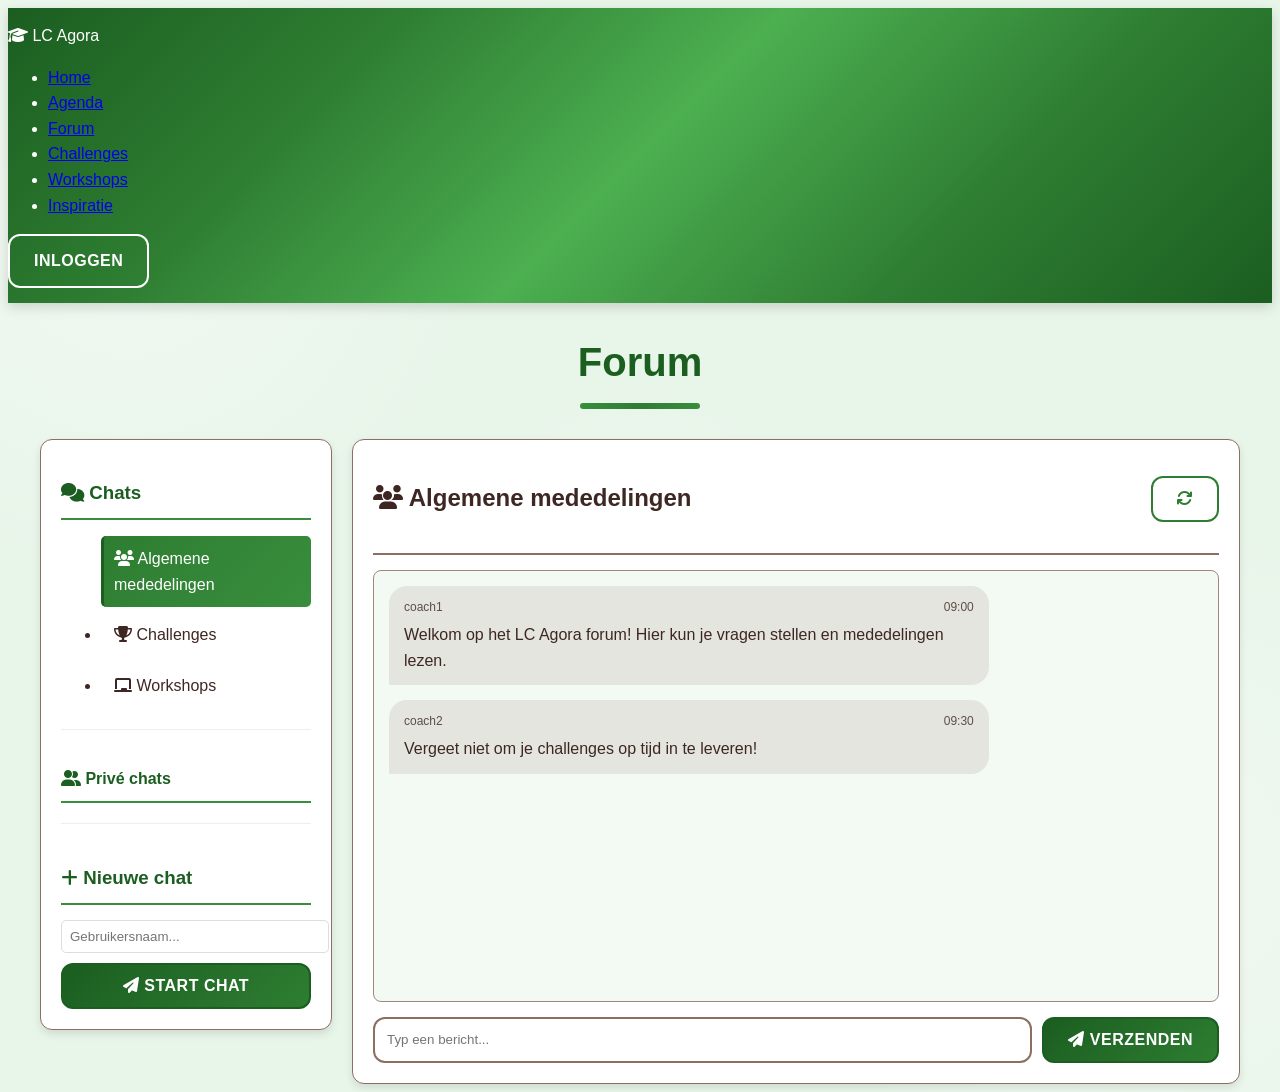
<file: pages/forum.html>
<!DOCTYPE html>
<html lang="nl">
<head>
    <meta charset="UTF-8">
    <meta name="viewport" content="width=device-width, initial-scale=1.0">
    <title>Forum - LC Agora</title>
    <link rel="stylesheet" href="../css/styles.css">
    <link rel="stylesheet" href="https://cdnjs.cloudflare.com/ajax/libs/font-awesome/6.4.0/css/all.min.css">
</head>
<body>
    <header class="header">
        <div class="header-content">
            <div class="logo">
                <i class="fas fa-graduation-cap logo-icon"></i>
                <span>LC Agora</span>
            </div>
            <nav>
                <ul class="nav-links">
                    <li><a href="../index.html">Home</a></li>
                    <li><a href="agenda.html">Agenda</a></li>
                    <li><a href="forum.html" class="active">Forum</a></li>
                    <li><a href="challenges.html">Challenges</a></li>
                    <li><a href="workshops.html">Workshops</a></li>
                    <li><a href="inspiratie.html">Inspiratie</a></li>
                    <li class="coach-only"><a href="challenges.html">Beheer Challenges</a></li>
                    <li class="coach-only"><a href="workshops.html">Beheer Workshops</a></li>
                </ul>
            </nav>
            <div class="user-info logout-link">
                <span class="user-name"></span>
                <span class="user-role" style="font-size: 14px; opacity: 0.8;"></span>
                <button class="logout-btn">Uitloggen</button>
            </div>
            <div class="login-link">
                <a href="../login.html" class="btn btn-outline" style="color: white; border-color: white;">Inloggen</a>
            </div>
        </div>
    </header>
    
    <main class="main">
        <div class="container">
            <h1 class="page-title">Forum</h1>
            
            <div class="chat-container fade-in">
                <!-- Sidebar with chat list -->
                <div class="chat-sidebar">
                    <h3>
                        <i class="fas fa-comments"></i> Chats
                    </h3>
                    <ul class="chat-list" id="chatList">
                        <li data-chat-id="general" class="active">
                            <i class="fas fa-users"></i> Algemene mededelingen
                        </li>
                        <li data-chat-id="coaches" class="coach-only">
                            <i class="fas fa-chalkboard-teacher"></i> Coaches
                        </li>
                        <li data-chat-id="challenges">
                            <i class="fas fa-trophy"></i> Challenges
                        </li>
                        <li data-chat-id="workshops">
                            <i class="fas fa-chalkboard"></i> Workshops
                        </li>
                    </ul>
                    
                    <!-- Private chats section -->
                    <div style="margin-top: 20px; padding-top: 20px; border-top: 1px solid #EEE;">
                        <h3 style="margin-bottom: 15px; font-size: 16px;">
                            <i class="fas fa-user-friends"></i> Privé chats
                        </h3>
                        <ul class="chat-list" id="privateChatList">
                            <!-- Private chats will be loaded here -->
                        </ul>
                    </div>
                    
                    <!-- Class chats for coaches -->
                    <div class="coach-only" style="margin-top: 20px; padding-top: 20px; border-top: 1px solid #EEE;">
                        <h3 style="margin-bottom: 15px; font-size: 16px;">
                            <i class="fas fa-users"></i> Klas chats
                        </h3>
                        <ul class="chat-list" id="classChatList">
                            <li data-chat-id="klasse1">
                                <i class="fas fa-users"></i> Klas 1
                            </li>
                            <li data-chat-id="klasse2">
                                <i class="fas fa-users"></i> Klas 2
                            </li>
                            <li data-chat-id="klasse3">
                                <i class="fas fa-users"></i> Klas 3
                            </li>
                        </ul>
                    </div>
                    
                    <div style="margin-top: 20px; padding-top: 20px; border-top: 1px solid #EEE;">
                        <h3 style="margin-bottom: 15px;">
                            <i class="fas fa-plus"></i> Nieuwe chat
                        </h3>
                        <form id="newChatForm">
                            <input type="text" id="chatUsernameInput" placeholder="Gebruikersnaam..." style="width: 100%; padding: 8px; border: 1px solid #DDD; border-radius: 5px; margin-bottom: 10px;">
                            <button type="submit" class="btn btn-primary" style="width: 100%;">
                                <i class="fas fa-paper-plane"></i> Start chat
                            </button>
                        </form>
                    </div>
                </div>
                
                <!-- Main chat area -->
                <div class="chat-main">
                    <div class="chat-header">
                        <h2 id="chatHeaderTitle">
                            <i class="fas fa-users"></i> Algemene mededelingen
                        </h2>
                        <div>
                            <button class="btn btn-outline" id="refreshChatBtn">
                                <i class="fas fa-sync"></i>
                            </button>
                        </div>
                    </div>
                    
                    <div class="chat-messages" id="chatMessages">
                        <!-- Messages will be loaded here -->
                    </div>
                    
                    <form class="chat-input" id="chatInputForm">
                        <input type="text" placeholder="Typ een bericht..." id="messageInput" required>
                        <button type="submit" class="btn btn-primary">
                            <i class="fas fa-paper-plane"></i> Verzenden
                        </button>
                    </form>
                </div>
            </div>
            
            <!-- Announcements for coaches -->
            <div class="card fade-in mt-4 coach-only">
                <h2 style="color: var(--primary-color); margin-bottom: 20px;">
                    <i class="fas fa-bullhorn"></i> Mededeling plaatsen (Coaches)
                </h2>
                <form id="announcementForm">
                    <div style="display: grid; grid-template-columns: repeat(auto-fit, minmax(300px, 1fr)); gap: 20px;">
                        <div class="form-group">
                            <label for="announcement-title">Titel *</label>
                            <input type="text" id="announcement-title" required>
                        </div>
                        <div class="form-group">
                            <label for="announcement-audience-type">Doelgroep Type *</label>
                            <select id="announcement-audience-type" required>
                                <option value="">-- Selecteer --</option>
                                <option value="all">Alle leerlingen</option>
                                <option value="class">Specifieke klas</option>
                                <option value="students">Specifieke leerlingen</option>
                            </select>
                        </div>
                        <div class="form-group" id="classSelectionGroup" style="display: none;">
                            <label for="announcement-class">Kies klas</label>
                            <select id="announcement-class">
                                <option value="">-- Selecteer klas --</option>
                                <option value="klasse1">Klas 1</option>
                                <option value="klasse2">Klas 2</option>
                                <option value="klasse3">Klas 3</option>
                            </select>
                        </div>
                        <div class="form-group" id="studentsSelectionGroup" style="display: none; grid-column: 1 / -1;">
                            <label>Selecteer leerlingen (meerdere selecteren met Ctrl/Cmd)</label>
                            <select id="announcement-students" multiple style="width: 100%; height: 120px; padding: 10px; border-radius: 8px; border: 2px solid #DDD;">
                                <option value="leerling1">Lars de Vries (Klas 1)</option>
                                <option value="leerling2">Emma van Dijk (Klas 1)</option>
                                <option value="leerling3">Sem van der Meer (Klas 2)</option>
                                <option value="leerling4">Sophie Kuiper (Klas 2)</option>
                                <option value="leerling5">Daan van Leeuwen (Klas 3)</option>
                            </select>
                        </div>
                        <div class="form-group" style="grid-column: 1 / -1;">
                            <label for="announcement-message">Bericht *</label>
                            <textarea id="announcement-message" rows="4" required></textarea>
                        </div>
                    </div>
                    <div class="form-actions">
                        <button type="submit" class="btn btn-primary">
                            <i class="fas fa-paper-plane"></i> Mededeling plaatsen
                        </button>
                    </div>
                </form>
            </div>
        </div>
    </main>
    
    <script src="../js/auth.js"></script>
    <script src="../js/main.js"></script>
    <script>
        // Chat data storage
        const chats = {
            general: [
                { sender: 'coach1', text: 'Welkom op het LC Agora forum! Hier kun je vragen stellen en mededelingen lezen.', time: '09:00', isCurrentUser: false },
                { sender: 'coach2', text: 'Vergeet niet om je challenges op tijd in te leveren!', time: '09:30', isCurrentUser: false }
            ],
            coaches: [
                { sender: 'coach1', text: 'Coaches: Laten we de workshop van volgende week voorbereiden.', time: '10:00', isCurrentUser: false }
            ],
            challenges: [
                { sender: 'leerling1', text: 'Ik heb hulp nodig met mijn challenge over duurzaamheid.', time: '11:00', isCurrentUser: false }
            ],
            workshops: [
                { sender: 'coach1', text: 'De workshop over fruit plukken is verplaatst naar donderdag.', time: '12:00', isCurrentUser: false }
            ],
            klasse1: [],
            klasse2: [],
            klasse3: []
        };
        
        // Private chats storage
        const privateChats = {};
        
        document.addEventListener('DOMContentLoaded', function() {
            const user = getCurrentUser();
            const currentUsername = user ? user.username : null;
            
            // Load private chats
            loadPrivateChats(currentUsername);
            
            // Setup chat list click handlers
            setupChatListHandlers(currentUsername);
            
            // Setup new chat form
            const newChatForm = document.getElementById('newChatForm');
            if (newChatForm) {
                newChatForm.addEventListener('submit', function(e) {
                    e.preventDefault();
                    createNewChat(currentUsername);
                });
            }
            
            // Setup chat input form
            const chatInputForm = document.getElementById('chatInputForm');
            if (chatInputForm) {
                chatInputForm.addEventListener('submit', function(e) {
                    e.preventDefault();
                    sendMessage(currentUsername);
                });
            }
            
            // Setup announcement form
            const announcementForm = document.getElementById('announcementForm');
            if (announcementForm) {
                announcementForm.addEventListener('submit', function(e) {
                    e.preventDefault();
                    createAnnouncement(currentUsername);
                });
                
                // Setup audience type change
                const audienceType = document.getElementById('announcement-audience-type');
                if (audienceType) {
                    audienceType.addEventListener('change', function() {
                        updateAnnouncementForm();
                    });
                }
            }
            
            // Setup refresh button
            const refreshBtn = document.getElementById('refreshChatBtn');
            if (refreshBtn) {
                refreshBtn.addEventListener('click', function() {
                    const activeChat = document.querySelector('.chat-list li.active');
                    if (activeChat) {
                        const chatId = activeChat.dataset.chatId;
                        loadChatMessages(chatId, currentUsername);
                    }
                });
            }
            
            // Load initial messages
            loadChatMessages('general', currentUsername);
        });
        
        // Setup chat list handlers
        function setupChatListHandlers(currentUsername) {
            // Main chat list
            const chatListItems = document.querySelectorAll('#chatList li');
            chatListItems.forEach(item => {
                item.addEventListener('click', function() {
                    const chatId = this.dataset.chatId;
                    const chatName = this.textContent.trim();
                    selectChat(chatId, chatName, currentUsername, 'main');
                });
            });
            
            // Class chat list
            const classChatItems = document.querySelectorAll('#classChatList li');
            classChatItems.forEach(item => {
                item.addEventListener('click', function() {
                    const chatId = this.dataset.chatId;
                    const chatName = this.textContent.trim();
                    selectChat(chatId, chatName, currentUsername, 'class');
                });
            });
        }
        
        // Select a chat
        function selectChat(chatId, chatName, currentUsername, chatType = 'main') {
            // Remove active class from all chat items
            document.querySelectorAll('.chat-list li').forEach(item => {
                item.classList.remove('active');
            });
            
            // Add active class to clicked item
            const clickedItem = document.querySelector(`[data-chat-id="${chatId}"]`);
            if (clickedItem) {
                clickedItem.classList.add('active');
            }
            
            // Update chat header
            const chatHeader = document.getElementById('chatHeaderTitle');
            if (chatHeader) {
                chatHeader.innerHTML = `<i class="fas fa-comments"></i> ${chatName}`;
            }
            
            // Load messages for selected chat
            loadChatMessages(chatId, currentUsername);
        }
        
        // Load chat messages
        function loadChatMessages(chatId, currentUsername) {
            const chatMessages = document.getElementById('chatMessages');
            if (!chatMessages) return;
            
            // Clear existing messages
            chatMessages.innerHTML = '';
            
            // Get messages for this chat
            let messages = [];
            
            if (chats[chatId]) {
                messages = chats[chatId];
            } else if (privateChats[chatId]) {
                messages = privateChats[chatId];
            }
            
            if (messages.length === 0) {
                chatMessages.innerHTML = '<p style="text-align: center; color: var(--text-light); padding: 20px;">Geen berichten in deze chat</p>';
                return;
            }
            
            messages.forEach(msg => {
                addMessageToChat(msg, currentUsername);
            });
            
            // Scroll to bottom
            chatMessages.scrollTop = chatMessages.scrollHeight;
        }
        
        // Add message to chat
        function addMessageToChat(msg, currentUsername) {
            const chatMessages = document.getElementById('chatMessages');
            if (!chatMessages) return;
            
            const messageElement = document.createElement('div');
            const isCurrentUser = msg.sender === currentUsername || msg.isCurrentUser;
            messageElement.className = `message ${isCurrentUser ? 'sent' : 'received'}`;
            
            const info = document.createElement('div');
            info.className = 'message-info';
            
            const sender = document.createElement('span');
            sender.textContent = msg.sender;
            
            const time = document.createElement('span');
            time.textContent = msg.time;
            
            info.appendChild(sender);
            info.appendChild(time);
            
            const text = document.createElement('div');
            text.textContent = msg.text;
            
            messageElement.appendChild(info);
            messageElement.appendChild(text);
            
            chatMessages.appendChild(messageElement);
        }
        
        // Send message
        function sendMessage(currentUsername) {
            const chatMessages = document.getElementById('chatMessages');
            const messageInput = document.getElementById('messageInput');
            if (!chatMessages || !messageInput) return;
            
            const message = messageInput.value.trim();
            if (!message) return;
            
            // Get current chat
            const activeChat = document.querySelector('.chat-list li.active');
            if (!activeChat) {
                alert('Selecteer eerst een chat');
                return;
            }
            
            const chatId = activeChat.dataset.chatId;
            const chatName = activeChat.textContent.trim();
            
            const msg = {
                sender: currentUsername,
                text: message,
                time: getCurrentTime(),
                isCurrentUser: true
            };
            
            // Add to chat storage
            if (chats[chatId]) {
                chats[chatId].push(msg);
            } else if (privateChats[chatId]) {
                privateChats[chatId].push(msg);
            } else {
                // Create new chat if it doesn't exist
                if (!chats[chatId]) {
                    chats[chatId] = [];
                }
                chats[chatId].push(msg);
            }
            
            // Add to DOM
            addMessageToChat(msg, currentUsername);
            
            // Clear input
            messageInput.value = '';
            
            // Scroll to bottom
            chatMessages.scrollTop = chatMessages.scrollHeight;
            
            // Save to localStorage
            saveChatsToStorage();
        }
        
        // Create new chat
        function createNewChat(currentUsername) {
            const usernameInput = document.getElementById('chatUsernameInput');
            if (!usernameInput) return;
            
            const targetUsername = usernameInput.value.trim();
            if (!targetUsername) {
                alert('Voer een gebruikersnaam in');
                return;
            }
            
            // Check if user exists
            const targetUser = users[targetUsername];
            if (!targetUser) {
                alert('Gebruiker niet gevonden');
                return;
            }
            
            // Create chat ID (sorted to be consistent)
            const chatId = [currentUsername, targetUsername].sort().join('_');
            
            // Check if chat already exists
            if (privateChats[chatId]) {
                // Select existing chat
                selectChat(chatId, `Privé chat met ${targetUsername}`, currentUsername, 'private');
                usernameInput.value = '';
                return;
            }
            
            // Create new chat
            privateChats[chatId] = [
                {
                    sender: 'systeem',
                    text: `Privé chat gestart tussen ${currentUsername} en ${targetUsername}`,
                    time: getCurrentTime(),
                    isCurrentUser: false
                }
            ];
            
            // Add to chat list
            addPrivateChatToList(chatId, targetUsername, currentUsername);
            
            // Select the new chat
            selectChat(chatId, `Privé chat met ${targetUsername}`, currentUsername, 'private');
            
            // Clear input
            usernameInput.value = '';
            
            // Save to localStorage
            saveChatsToStorage();
            
            alert(`Privé chat gestart met ${targetUsername}`);
        }
        
        // Add private chat to list
        function addPrivateChatToList(chatId, targetUsername, currentUsername) {
            const privateChatList = document.getElementById('privateChatList');
            if (!privateChatList) return;
            
            // Check if already exists
            const existing = privateChatList.querySelector(`[data-chat-id="${chatId}"]`);
            if (existing) return;
            
            const li = document.createElement('li');
            li.dataset.chatId = chatId;
            li.innerHTML = `<i class="fas fa-user"></i> ${targetUsername}`;
            
            li.addEventListener('click', function() {
                selectChat(chatId, `Privé chat met ${targetUsername}`, currentUsername, 'private');
            });
            
            privateChatList.appendChild(li);
        }
        
        // Load private chats
        function loadPrivateChats(currentUsername) {
            const privateChatList = document.getElementById('privateChatList');
            if (!privateChatList) return;
            
            // Clear existing
            privateChatList.innerHTML = '';
            
            // Find all private chats for this user
            Object.keys(privateChats).forEach(chatId => {
                if (chatId.includes(currentUsername)) {
                    const otherUser = chatId.split('_').find(u => u !== currentUsername);
                    if (otherUser && users[otherUser]) {
                        const li = document.createElement('li');
                        li.dataset.chatId = chatId;
                        li.innerHTML = `<i class="fas fa-user"></i> ${otherUser}`;
                        
                        li.addEventListener('click', function() {
                            selectChat(chatId, `Privé chat met ${otherUser}`, currentUsername, 'private');
                        });
                        
                        privateChatList.appendChild(li);
                    }
                }
            });
        }
        
        // Update announcement form based on audience type
        function updateAnnouncementForm() {
            const audienceType = document.getElementById('announcement-audience-type');
            const classGroup = document.getElementById('classSelectionGroup');
            const studentsGroup = document.getElementById('studentsSelectionGroup');
            
            if (!audienceType || !classGroup || !studentsGroup) return;
            
            classGroup.style.display = 'none';
            studentsGroup.style.display = 'none';
            
            if (audienceType.value === 'class') {
                classGroup.style.display = 'block';
            } else if (audienceType.value === 'students') {
                studentsGroup.style.display = 'block';
            }
        }
        
        // Create announcement
        function createAnnouncement(currentUsername) {
            const title = document.getElementById('announcement-title').value.trim();
            const message = document.getElementById('announcement-message').value.trim();
            const audienceType = document.getElementById('announcement-audience-type').value;
            
            if (!title || !message) {
                alert('Vul alstublieft een titel en bericht in');
                return;
            }
            
            if (audienceType === 'class') {
                const classId = document.getElementById('announcement-class').value;
                if (!classId) {
                    alert('Selecteer een klas');
                    return;
                }
                postAnnouncementToClass(classId, title, message, currentUsername);
            } else if (audienceType === 'students') {
                const studentsSelect = document.getElementById('announcement-students');
                const selectedStudents = Array.from(studentsSelect.selectedOptions).map(opt => opt.value);
                if (selectedStudents.length === 0) {
                    alert('Selecteer minimaal één leerling');
                    return;
                }
                postAnnouncementToStudents(selectedStudents, title, message, currentUsername);
            } else {
                postAnnouncementToAll(title, message, currentUsername);
            }
            
            // Reset form
            document.getElementById('announcementForm').reset();
            updateAnnouncementForm();
        }
        
        // Post announcement to all students
        function postAnnouncementToAll(title, message, coachUsername) {
            const msg = {
                sender: coachUsername,
                text: `[MEDEDELING: ${title}] ${message}`,
                time: getCurrentTime(),
                isCurrentUser: false,
                isAnnouncement: true
            };
            
            chats.general.push(msg);
            
            alert(`Mededeling "${title}" geplaatst voor alle leerlingen!`);
            saveChatsToStorage();
        }
        
        // Post announcement to specific class
        function postAnnouncementToClass(classId, title, message, coachUsername) {
            const classInfo = getAllClasses()[classId];
            if (!classInfo) {
                alert('Klas niet gevonden');
                return;
            }
            
            const msg = {
                sender: coachUsername,
                text: `[MEDEDELING VOOR KLAS ${classInfo.name}: ${title}] ${message}`,
                time: getCurrentTime(),
                isCurrentUser: false,
                isAnnouncement: true
            };
            
            chats[classId].push(msg);
            
            alert(`Mededeling "${title}" geplaatst voor ${classInfo.name}!`);
            saveChatsToStorage();
        }
        
        // Post announcement to specific students
        function postAnnouncementToStudents(studentUsernames, title, message, coachUsername) {
            studentUsernames.forEach(username => {
                const chatId = [coachUsername, username].sort().join('_');
                
                const msg = {
                    sender: coachUsername,
                    text: `[PRIVÉ MEDEDELING: ${title}] ${message}`,
                    time: getCurrentTime(),
                    isCurrentUser: false,
                    isAnnouncement: true
                };
                
                if (!privateChats[chatId]) {
                    privateChats[chatId] = [];
                }
                privateChats[chatId].push(msg);
            });
            
            alert(`Mededeling "${title}" geplaatst voor ${studentUsernames.length} leerling(en)!`);
            saveChatsToStorage();
        }
        
        // Save chats to localStorage
        function saveChatsToStorage() {
            try {
                localStorage.setItem('agora_chats', JSON.stringify(chats));
                localStorage.setItem('agora_private_chats', JSON.stringify(privateChats));
            } catch (e) {
                console.error('Error saving chats:', e);
            }
        }
        
        // Load chats from localStorage
        function loadChatsFromStorage() {
            try {
                const savedChats = localStorage.getItem('agora_chats');
                const savedPrivateChats = localStorage.getItem('agora_private_chats');
                
                if (savedChats) {
                    Object.assign(chats, JSON.parse(savedChats));
                }
                if (savedPrivateChats) {
                    Object.assign(privateChats, JSON.parse(savedPrivateChats));
                }
            } catch (e) {
                console.error('Error loading chats:', e);
            }
        }
        
        // Get current time
        function getCurrentTime() {
            const now = new Date();
            return String(now.getHours()).padStart(2, '0') + ':' + String(now.getMinutes()).padStart(2, '0');
        }
        
        // Initialize
        loadChatsFromStorage();
    </script>
</body>
</html>
</file>
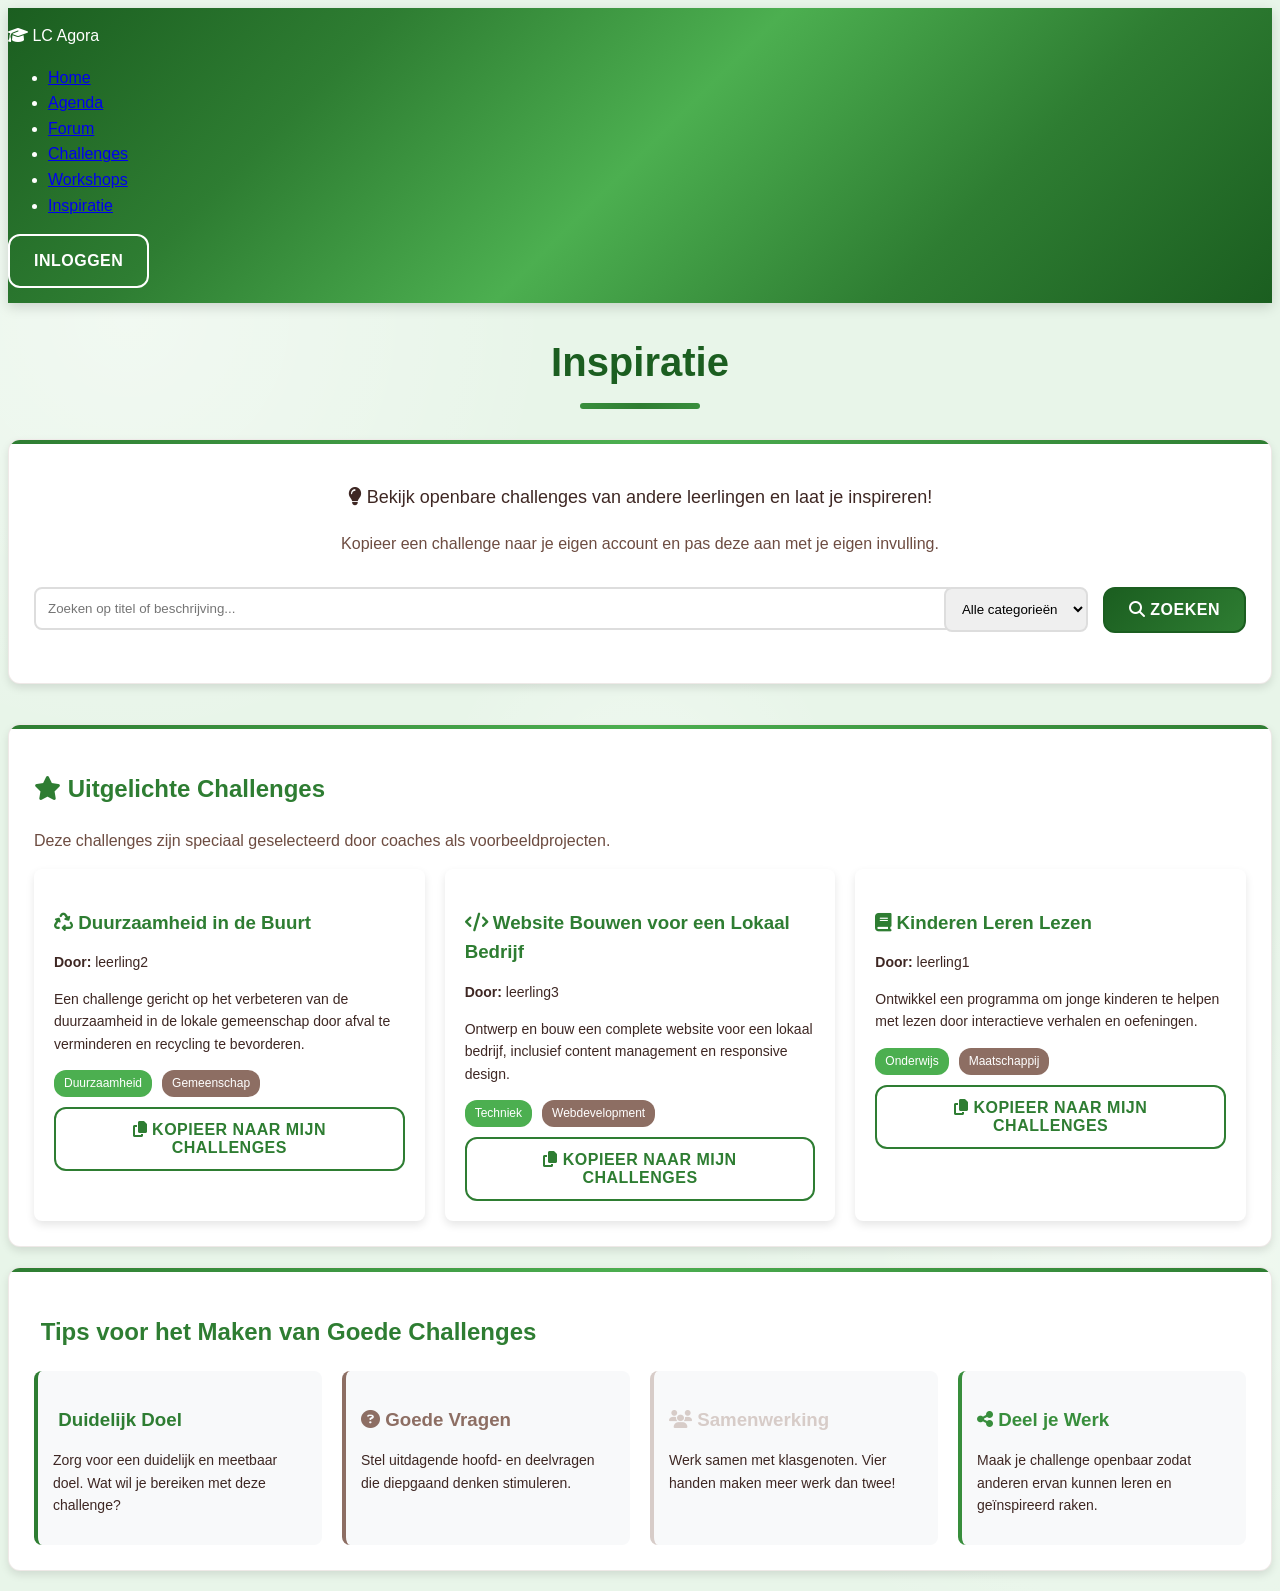
<file: pages/inspiratie.html>
<!DOCTYPE html>
<html lang="nl">
<head>
    <meta charset="UTF-8">
    <meta name="viewport" content="width=device-width, initial-scale=1.0">
    <title>Inspiratie - LC Agora</title>
    <link rel="stylesheet" href="../css/styles.css">
    <link rel="stylesheet" href="https://cdnjs.cloudflare.com/ajax/libs/font-awesome/6.4.0/css/all.min.css">
</head>
<body>
    <header class="header">
        <div class="header-content">
            <div class="logo">
                <i class="fas fa-graduation-cap logo-icon"></i>
                <span>LC Agora</span>
            </div>
            <nav>
                <ul class="nav-links">
                    <li><a href="../index.html">Home</a></li>
                    <li><a href="agenda.html">Agenda</a></li>
                    <li><a href="forum.html">Forum</a></li>
                    <li><a href="challenges.html">Challenges</a></li>
                    <li><a href="workshops.html">Workshops</a></li>
                    <li><a href="inspiratie.html" class="active">Inspiratie</a></li>
                    <li class="coach-only"><a href="challenges.html">Beheer Challenges</a></li>
                    <li class="coach-only"><a href="workshops.html">Beheer Workshops</a></li>
                </ul>
            </nav>
            <div class="user-info logout-link">
                <span class="user-name"></span>
                <span class="user-role" style="font-size: 14px; opacity: 0.8;"></span>
                <button class="logout-btn">Uitloggen</button>
            </div>
            <div class="login-link">
                <a href="../login.html" class="btn btn-outline" style="color: white; border-color: white;">Inloggen</a>
            </div>
        </div>
    </header>
    
    <main class="main">
        <div class="container">
            <h1 class="page-title">Inspiratie</h1>
            
            <div class="card fade-in">
                <p style="text-align: center; color: var(--text-dark); font-size: 18px; margin-bottom: 20px;">
                    <i class="fas fa-lightbulb"></i> 
                    Bekijk openbare challenges van andere leerlingen en laat je inspireren!
                </p>
                <p style="text-align: center; color: var(--text-light); margin-bottom: 30px;">
                    Kopieer een challenge naar je eigen account en pas deze aan met je eigen invulling.
                </p>
                
                <!-- Search and filter -->
                <div style="display: flex; gap: 15px; margin-bottom: 25px; flex-wrap: wrap;">
                    <div style="flex: 1; min-width: 250px;">
                        <input type="text" placeholder="Zoeken op titel of beschrijving..." style="width: 100%; padding: 12px; border: 2px solid #DDD; border-radius: 8px;">
                    </div>
                    <div>
                        <select style="padding: 12px; border: 2px solid #DDD; border-radius: 8px;">
                            <option value="">Alle categorieën</option>
                            <option value="challenge">Challenges</option>
                            <option value="workshop">Workshops</option>
                            <option value="project">Projecten</option>
                        </select>
                    </div>
                    <div>
                        <button class="btn btn-primary">
                            <i class="fas fa-search"></i> Zoeken
                        </button>
                    </div>
                </div>
            </div>
            
            <!-- Inspiration Grid -->
            <div class="inspiration-grid" id="inspirationGrid">
                <!-- Inspiration items will be loaded here -->
            </div>
            
            <!-- Featured Challenges -->
            <div class="card fade-in mt-4">
                <h2 style="color: var(--primary-color); margin-bottom: 20px;">
                    <i class="fas fa-star"></i> Uitgelichte Challenges
                </h2>
                <p style="color: var(--text-light); margin-bottom: 15px;">
                    Deze challenges zijn speciaal geselecteerd door coaches als voorbeeldprojecten.
                </p>
                <div style="display: grid; grid-template-columns: repeat(auto-fit, minmax(280px, 1fr)); gap: 20px;">
                    <div style="background: white; border-radius: 8px; padding: 20px; box-shadow: var(--box-shadow);">
                        <h3 style="color: var(--primary-color); margin-bottom: 10px;">
                            <i class="fas fa-recycle"></i> Duurzaamheid in de Buurt
                        </h3>
                        <p style="color: var(--text-dark); font-size: 14px; margin-bottom: 10px;">
                            <strong>Door:</strong> leerling2
                        </p>
                        <p style="color: var(--text-dark); font-size: 14px; margin-bottom: 15px;">
                            Een challenge gericht op het verbeteren van de duurzaamheid in de lokale gemeenschap door afval te verminderen en recycling te bevorderen.
                        </p>
                        <div style="display: flex; gap: 10px;">
                            <span style="background: var(--primary-light); color: white; padding: 4px 10px; border-radius: 12px; font-size: 12px;">Duurzaamheid</span>
                            <span style="background: var(--secondary-color); color: white; padding: 4px 10px; border-radius: 12px; font-size: 12px;">Gemeenschap</span>
                        </div>
                        <button class="btn btn-outline mt-2" style="width: 100%;">
                            <i class="fas fa-copy"></i> Kopieer naar mijn challenges
                        </button>
                    </div>
                    <div style="background: white; border-radius: 8px; padding: 20px; box-shadow: var(--box-shadow);">
                        <h3 style="color: var(--primary-color); margin-bottom: 10px;">
                            <i class="fas fa-code"></i> Website Bouwen voor een Lokaal Bedrijf
                        </h3>
                        <p style="color: var(--text-dark); font-size: 14px; margin-bottom: 10px;">
                            <strong>Door:</strong> leerling3
                        </p>
                        <p style="color: var(--text-dark); font-size: 14px; margin-bottom: 15px;">
                            Ontwerp en bouw een complete website voor een lokaal bedrijf, inclusief content management en responsive design.
                        </p>
                        <div style="display: flex; gap: 10px;">
                            <span style="background: var(--primary-light); color: white; padding: 4px 10px; border-radius: 12px; font-size: 12px;">Techniek</span>
                            <span style="background: var(--secondary-color); color: white; padding: 4px 10px; border-radius: 12px; font-size: 12px;">Webdevelopment</span>
                        </div>
                        <button class="btn btn-outline mt-2" style="width: 100%;">
                            <i class="fas fa-copy"></i> Kopieer naar mijn challenges
                        </button>
                    </div>
                    <div style="background: white; border-radius: 8px; padding: 20px; box-shadow: var(--box-shadow);">
                        <h3 style="color: var(--primary-color); margin-bottom: 10px;">
                            <i class="fas fa-book"></i> Kinderen Leren Lezen
                        </h3>
                        <p style="color: var(--text-dark); font-size: 14px; margin-bottom: 10px;">
                            <strong>Door:</strong> leerling1
                        </p>
                        <p style="color: var(--text-dark); font-size: 14px; margin-bottom: 15px;">
                            Ontwikkel een programma om jonge kinderen te helpen met lezen door interactieve verhalen en oefeningen.
                        </p>
                        <div style="display: flex; gap: 10px;">
                            <span style="background: var(--primary-light); color: white; padding: 4px 10px; border-radius: 12px; font-size: 12px;">Onderwijs</span>
                            <span style="background: var(--secondary-color); color: white; padding: 4px 10px; border-radius: 12px; font-size: 12px;">Maatschappij</span>
                        </div>
                        <button class="btn btn-outline mt-2" style="width: 100%;">
                            <i class="fas fa-copy"></i> Kopieer naar mijn challenges
                        </button>
                    </div>
                </div>
            </div>
            
            <!-- Tips for Creating Good Challenges -->
            <div class="card fade-in mt-4">
                <h2 style="color: var(--primary-color); margin-bottom: 20px;">
                    <i class="fas fa-tips"></i> Tips voor het Maken van Goede Challenges
                </h2>
                <div style="display: grid; grid-template-columns: repeat(auto-fit, minmax(250px, 1fr)); gap: 20px;">
                    <div style="background: #F8F9FA; padding: 15px; border-radius: 8px; border-left: 4px solid var(--primary-color);">
                        <h3 style="color: var(--primary-color); margin-bottom: 10px;">
                            <i class="fas fa-target"></i> Duidelijk Doel
                        </h3>
                        <p style="color: var(--text-dark); font-size: 14px;">
                            Zorg voor een duidelijk en meetbaar doel. Wat wil je bereiken met deze challenge?
                        </p>
                    </div>
                    <div style="background: #F8F9FA; padding: 15px; border-radius: 8px; border-left: 4px solid var(--secondary-color);">
                        <h3 style="color: var(--secondary-color); margin-bottom: 10px;">
                            <i class="fas fa-question-circle"></i> Goede Vragen
                        </h3>
                        <p style="color: var(--text-dark); font-size: 14px;">
                            Stel uitdagende hoofd- en deelvragen die diepgaand denken stimuleren.
                        </p>
                    </div>
                    <div style="background: #F8F9FA; padding: 15px; border-radius: 8px; border-left: 4px solid var(--accent-color);">
                        <h3 style="color: var(--accent-color); margin-bottom: 10px;">
                            <i class="fas fa-users"></i> Samenwerking
                        </h3>
                        <p style="color: var(--text-dark); font-size: 14px;">
                            Werk samen met klasgenoten. Vier handen maken meer werk dan twee!
                        </p>
                    </div>
                    <div style="background: #F8F9FA; padding: 15px; border-radius: 8px; border-left: 4px solid var(--success);">
                        <h3 style="color: var(--success); margin-bottom: 10px;">
                            <i class="fas fa-share-alt"></i> Deel je Werk
                        </h3>
                        <p style="color: var(--text-dark); font-size: 14px;">
                            Maak je challenge openbaar zodat anderen ervan kunnen leren en geïnspireerd raken.
                        </p>
                    </div>
                </div>
            </div>
        </div>
    </main>
    
    <script src="../js/auth.js"></script>
    <script src="../js/main.js"></script>
</body>
</html>
</file>
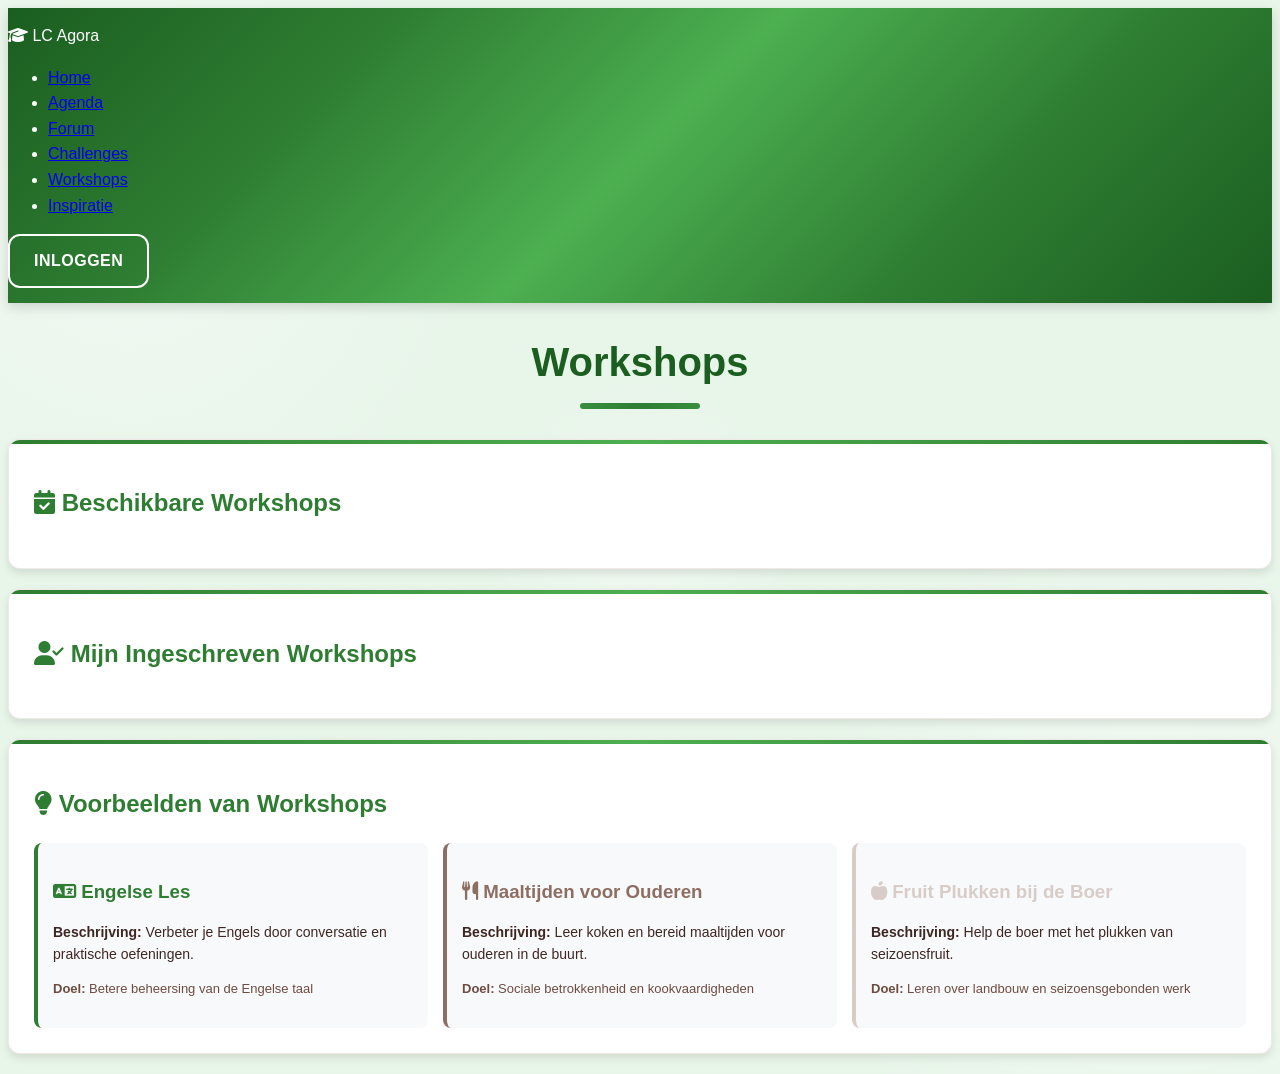
<file: pages/workshops.html>
<!DOCTYPE html>
<html lang="nl">
<head>
    <meta charset="UTF-8">
    <meta name="viewport" content="width=device-width, initial-scale=1.0">
    <title>Workshops - LC Agora</title>
    <link rel="stylesheet" href="../css/styles.css">
    <link rel="stylesheet" href="https://cdnjs.cloudflare.com/ajax/libs/font-awesome/6.4.0/css/all.min.css">
</head>
<body>
    <header class="header">
        <div class="header-content">
            <div class="logo">
                <i class="fas fa-graduation-cap logo-icon"></i>
                <span>LC Agora</span>
            </div>
            <nav>
                <ul class="nav-links">
                    <li><a href="../index.html">Home</a></li>
                    <li><a href="agenda.html">Agenda</a></li>
                    <li><a href="forum.html">Forum</a></li>
                    <li><a href="challenges.html">Challenges</a></li>
                    <li><a href="workshops.html" class="active">Workshops</a></li>
                    <li><a href="inspiratie.html">Inspiratie</a></li>
                    <li class="coach-only"><a href="challenges.html">Beheer Challenges</a></li>
                    <li class="coach-only"><a href="workshops.html">Beheer Workshops</a></li>
                </ul>
            </nav>
            <div class="user-info logout-link">
                <span class="user-name"></span>
                <span class="user-role" style="font-size: 14px; opacity: 0.8;"></span>
                <button class="logout-btn">Uitloggen</button>
            </div>
            <div class="login-link">
                <a href="../login.html" class="btn btn-outline" style="color: white; border-color: white;">Inloggen</a>
            </div>
        </div>
    </header>
    
    <main class="main">
        <div class="container">
            <h1 class="page-title">Workshops</h1>
            
            <!-- Available Workshops -->
            <div class="card fade-in">
                <h2 style="color: var(--primary-color); margin-bottom: 20px;">
                    <i class="fas fa-calendar-check"></i> Beschikbare Workshops
                </h2>
                <div class="workshop-grid" id="workshopGrid">
                    <!-- Workshops will be loaded here -->
                </div>
            </div>
            
            <!-- New Workshop Form (Coaches only) -->
            <div class="card fade-in coach-only" id="newWorkshopCard">
                <h2 style="color: var(--primary-color); margin-bottom: 20px;">
                    <i class="fas fa-plus-circle"></i> Nieuwe Workshop aanmaken
                </h2>
                <form class="new-workshop-form">
                    <div style="display: grid; grid-template-columns: repeat(auto-fit, minmax(300px, 1fr)); gap: 20px;">
                        <div class="form-group">
                            <label for="workshop-title">Titel *</label>
                            <input type="text" id="workshop-title" required>
                        </div>
                        <div class="form-group">
                            <label for="workshop-date">Datum *</label>
                            <input type="date" id="workshop-date" required>
                        </div>
                        <div class="form-group">
                            <label for="workshop-time">Tijd *</label>
                            <input type="time" id="workshop-time" required>
                        </div>
                        <div class="form-group">
                            <label for="workshop-location">Locatie *</label>
                            <input type="text" id="workshop-location" required>
                        </div>
                        <div class="form-group">
                            <label for="workshop-max-participants">Maximaal aantal deelnemers</label>
                            <input type="number" id="workshop-max-participants" value="10" min="1">
                        </div>
                        <div class="form-group" style="grid-column: 1 / -1;">
                            <label for="workshop-description">Beschrijving *</label>
                            <textarea id="workshop-description" rows="4" required></textarea>
                        </div>
                        <div class="form-group" style="grid-column: 1 / -1;">
                            <label for="workshop-category">Categorie</label>
                            <select id="workshop-category">
                                <option value="taal">Taal (Engels, Nederlands, etc.)</option>
                                <option value="praktijk">Praktijk (Maaltijden, Fruit plukken, etc.)</option>
                                <option value="creatief">Creatief</option>
                                <option value="techniek">Techniek</option>
                                <option value="sport">Sport</option>
                                <option value="ander">Anders</option>
                            </select>
                        </div>
                    </div>
                    <div class="form-actions">
                        <button type="submit" class="btn btn-primary">
                            <i class="fas fa-save"></i> Workshop opslaan
                        </button>
                        <button type="button" class="btn btn-danger" id="cancelWorkshopBtn">
                            <i class="fas fa-times"></i> Annuleren
                        </button>
                    </div>
                </form>
            </div>
            
            <!-- My Registered Workshops -->
            <div class="card fade-in">
                <h2 style="color: var(--primary-color); margin-bottom: 20px;">
                    <i class="fas fa-user-check"></i> Mijn Ingeschreven Workshops
                </h2>
                <div class="workshop-grid" id="myWorkshopsGrid">
                    <!-- My workshops will be loaded here -->
                </div>
            </div>
            
            <!-- Workshop Examples -->
            <div class="card fade-in">
                <h2 style="color: var(--primary-color); margin-bottom: 20px;">
                    <i class="fas fa-lightbulb"></i> Voorbeelden van Workshops
                </h2>
                <div style="display: grid; grid-template-columns: repeat(auto-fit, minmax(250px, 1fr)); gap: 15px;">
                    <div style="background: #F8F9FA; padding: 15px; border-radius: 8px; border-left: 4px solid var(--primary-color);">
                        <h3 style="color: var(--primary-color); margin-bottom: 10px;">
                            <i class="fas fa-language"></i> Engelse Les
                        </h3>
                        <p style="color: var(--text-dark); font-size: 14px; margin-bottom: 5px;">
                            <strong>Beschrijving:</strong> Verbeter je Engels door conversatie en praktische oefeningen.
                        </p>
                        <p style="color: var(--text-light); font-size: 13px;">
                            <strong>Doel:</strong> Betere beheersing van de Engelse taal
                        </p>
                    </div>
                    <div style="background: #F8F9FA; padding: 15px; border-radius: 8px; border-left: 4px solid var(--secondary-color);">
                        <h3 style="color: var(--secondary-color); margin-bottom: 10px;">
                            <i class="fas fa-utensils"></i> Maaltijden voor Ouderen
                        </h3>
                        <p style="color: var(--text-dark); font-size: 14px; margin-bottom: 5px;">
                            <strong>Beschrijving:</strong> Leer koken en bereid maaltijden voor ouderen in de buurt.
                        </p>
                        <p style="color: var(--text-light); font-size: 13px;">
                            <strong>Doel:</strong> Sociale betrokkenheid en kookvaardigheden
                        </p>
                    </div>
                    <div style="background: #F8F9FA; padding: 15px; border-radius: 8px; border-left: 4px solid var(--accent-color);">
                        <h3 style="color: var(--accent-color); margin-bottom: 10px;">
                            <i class="fas fa-apple-alt"></i> Fruit Plukken bij de Boer
                        </h3>
                        <p style="color: var(--text-dark); font-size: 14px; margin-bottom: 5px;">
                            <strong>Beschrijving:</strong> Help de boer met het plukken van seizoensfruit.
                        </p>
                        <p style="color: var(--text-light); font-size: 13px;">
                            <strong>Doel:</strong> Leren over landbouw en seizoensgebonden werk
                        </p>
                    </div>
                </div>
            </div>
        </div>
    </main>
    
    <script src="../js/auth.js"></script>
    <script src="../js/main.js"></script>
    <script>
        document.addEventListener('DOMContentLoaded', function() {
            const cancelWorkshopBtn = document.getElementById('cancelWorkshopBtn');
            const newWorkshopForm = document.querySelector('.new-workshop-form');
            
            if (cancelWorkshopBtn && newWorkshopForm) {
                cancelWorkshopBtn.addEventListener('click', function() {
                    newWorkshopForm.reset();
                });
            }
        });
    </script>
    <script src="../js/auth.js"></script>
    <script src="../js/main.js"></script>
</body>
</html>
</file>
<file: css/styles.css>
/* ============================================
   NATURE / FOREST THEME FOR LC AGORA WEBSITE
   Inspired by forest and jungle themes
   ============================================ */

/* ===== NATURE COLOR PALETTE ===== */
:root {
    /* Deep Forest Greens */
    --forest-deep: #1B5E20;
    --forest-primary: #2E7D32;
    --forest-light: #388E3C;
    --forest-bright: #4CAF50;
    --forest-pale: #81C784;
    
    /* Earthy Browns */
    --earth-dark: #3E2723;
    --earth-medium: #5D4037;
    --earth-light: #795548;
    --earth-pale: #8D6E63;
    --earth-tan: #A1887F;
    --earth-beige: #D7CCC8;
    
    /* Natural Accents */
    --moss: #827717;
    --amber: #F57F17;
    --sunset: #E65100;
    --sky: #3498DB;
    
    /* Backgrounds */
    --bg-light: #E8F5E9;
    --bg-medium: #C8E6C9;
    --bg-dark: #A5D6A7;
    
    /* Text */
    --text-dark: #3E2723;
    --text-medium: #5D4037;
    --text-light: #795548;
    
    /* Updated CSS Variables */
    --primary-color: #2E7D32;
    --primary-dark: #1B5E20;
    --primary-light: #4CAF50;
    --secondary-color: #8D6E63;
    --accent-color: #D7CCC8;
    --background-color: #E8F5E9;
    --card-bg: #FFFFFF;
    --text-dark: #3E2723;
    --text-light: #6D4C41;
    --success: #388E3C;
    --warning: #F57F17;
    --danger: #C62828;
    --border-radius: 12px;
    --box-shadow: 0 4px 8px rgba(0, 0, 0, 0.1);
    --transition: all 0.3s ease;
}

/* ===== NATURE BACKGROUND PATTERNS ===== */
body {
    font-family: 'Segoe UI', Tahoma, Geneva, Verdana, sans-serif;
    background-color: var(--background-color);
    background-image: 
        /* Subtle leaf pattern */
        radial-gradient(circle at 10% 20%, rgba(255,255,255,0.4) 0%, transparent 25%),
        radial-gradient(circle at 90% 80%, rgba(255,255,255,0.4) 0%, transparent 25%),
        radial-gradient(circle at 50% 50%, rgba(255,255,255,0.3) 0%, transparent 20%);
    color: var(--text-dark);
    line-height: 1.6;
    min-height: 100vh;
}

/* ===== WOOD-LIKE HEADER ===== */
.header {
    background: linear-gradient(135deg, 
        var(--forest-deep) 0%,
        var(--forest-primary) 25%,
        var(--forest-bright) 50%,
        var(--forest-primary) 75%,
        var(--forest-deep) 100%);
    color: white;
    padding: 15px 0;
    box-shadow: 0 4px 12px rgba(0, 0, 0, 0.15);
    position: sticky;
    top: 0;
    z-index: 1000;
}

/* ===== ORGANIC CARD STYLING ===== */
.card {
    background: var(--card-bg);
    border-radius: var(--border-radius);
    box-shadow: var(--box-shadow);
    padding: 25px;
    margin-bottom: 20px;
    transition: var(--transition);
    border: 1px solid rgba(139, 110, 97, 0.15);
    position: relative;
    overflow: hidden;
}

.card::before {
    content: '';
    position: absolute;
    top: 0;
    left: 0;
    right: 0;
    height: 4px;
    background: linear-gradient(90deg, var(--forest-primary), var(--forest-bright), var(--forest-primary));
}

.card:hover {
    transform: translateY(-5px);
    box-shadow: 0 8px 20px rgba(46, 125, 50, 0.25);
    border-color: rgba(46, 125, 50, 0.3);
}

/* ===== NATURE-INSPIRED BUTTONS ===== */
.btn {
    display: inline-block;
    padding: 12px 24px;
    border: none;
    border-radius: var(--border-radius);
    font-size: 16px;
    font-weight: 600;
    cursor: pointer;
    transition: var(--transition);
    text-decoration: none;
    text-align: center;
    text-transform: uppercase;
    letter-spacing: 0.5px;
}

.btn-primary {
    background: linear-gradient(135deg, var(--forest-deep), var(--forest-primary));
    color: white;
    border: 2px solid var(--forest-deep);
}

.btn-primary:hover {
    background: linear-gradient(135deg, var(--forest-primary), var(--forest-bright));
    transform: translateY(-2px);
    box-shadow: 0 4px 10px rgba(46, 125, 50, 0.3);
}

.btn-secondary {
    background: linear-gradient(135deg, var(--earth-medium), var(--earth-light));
    color: white;
    border: 2px solid var(--earth-medium);
}

.btn-secondary:hover {
    background: linear-gradient(135deg, var(--earth-light), var(--earth-tan));
    transform: translateY(-2px);
}

.btn-success {
    background: linear-gradient(135deg, var(--forest-light), var(--forest-bright));
    color: white;
    border: 2px solid var(--forest-light);
}

.btn-danger {
    background: linear-gradient(135deg, #B71C1C, #C62828);
    color: white;
    border: 2px solid #B71C1C;
}

.btn-outline {
    background: transparent;
    border: 2px solid var(--forest-primary);
    color: var(--forest-primary);
}

.btn-outline:hover {
    background: var(--forest-primary);
    color: white;
}

/* ===== MODULE CARDS WITH NATURE BORDER ===== */
.module-card {
    background: var(--card-bg);
    border-radius: var(--border-radius);
    box-shadow: var(--box-shadow);
    overflow: hidden;
    transition: var(--transition);
    cursor: pointer;
    text-align: center;
    border: 3px solid var(--forest-primary);
    position: relative;
}

.module-card::before {
    content: '';
    position: absolute;
    top: 0;
    left: 0;
    right: 0;
    bottom: 0;
    background: linear-gradient(135deg, 
        rgba(46, 125, 50, 0.1) 0%,
        rgba(76, 175, 80, 0.05) 100%);
    pointer-events: none;
}

.module-card:hover {
    transform: translateY(-10px);
    box-shadow: 0 10px 25px rgba(46, 125, 50, 0.35);
    border-color: var(--forest-bright);
}

.module-image {
    width: 100%;
    height: 200px;
    object-fit: cover;
    border-bottom: 5px solid var(--forest-primary);
    filter: saturate(1.3) contrast(1.1);
}

.module-title {
    font-size: 1.5rem;
    font-weight: 700;
    color: var(--forest-deep);
    margin-bottom: 10px;
    position: relative;
    padding-bottom: 8px;
}

.module-title::after {
    content: '';
    position: absolute;
    bottom: 0;
    left: 50%;
    transform: translateX(-50%);
    width: 50px;
    height: 3px;
    background: linear-gradient(90deg, var(--forest-light), var(--forest-primary), var(--forest-light));
}

.module-description {
    color: var(--text-light);
    font-size: 14px;
    line-height: 1.5;
}

/* ===== NATURE CALENDAR ===== */
.calendar {
    max-width: 800px;
    margin: 0 auto;
    background: var(--card-bg);
    border-radius: var(--border-radius);
    box-shadow: var(--box-shadow);
    padding: 20px;
}

.calendar-header {
    display: flex;
    justify-content: space-between;
    align-items: center;
    margin-bottom: 20px;
    padding-bottom: 15px;
    border-bottom: 2px solid var(--forest-light);
}

.calendar-title {
    font-size: 1.5rem;
    font-weight: 700;
    color: var(--forest-deep);
}

.calendar-nav button {
    background: var(--forest-primary);
    color: white;
    border: none;
    width: 40px;
    height: 40px;
    border-radius: 50%;
    cursor: pointer;
    transition: var(--transition);
}

.calendar-nav button:hover {
    background: var(--forest-dark);
    transform: scale(1.1);
}

.calendar-day-header {
    text-align: center;
    font-weight: 600;
    padding: 10px;
    background: linear-gradient(135deg, var(--forest-deep), var(--forest-primary));
    color: white;
}

.calendar-day {
    aspect-ratio: 1;
    border: 2px solid var(--earth-pale);
    border-radius: 8px;
    display: flex;
    flex-direction: column;
    padding: 8px;
    background: white;
    transition: var(--transition);
}

.calendar-day:hover {
    border-color: var(--forest-primary);
    background: rgba(76, 175, 80, 0.05);
}

.calendar-day.empty {
    background: rgba(139, 110, 97, 0.1);
    cursor: not-allowed;
}

.calendar-day.today {
    background: linear-gradient(135deg, var(--forest-deep), var(--forest-primary));
    color: white;
    font-weight: bold;
}

.calendar-day.has-event {
    background: rgba(76, 175, 80, 0.15);
    border-color: var(--forest-light);
}

.calendar-day-number {
    font-weight: 600;
    margin-bottom: 5px;
    color: var(--text-dark);
}

.calendar-events {
    list-style: none;
    margin-top: auto;
}

.calendar-events li {
    font-size: 11px;
    background: linear-gradient(135deg, var(--forest-primary), var(--forest-light));
    color: white;
    padding: 3px 6px;
    border-radius: 3px;
    margin: 2px 0;
    white-space: nowrap;
    overflow: hidden;
    text-overflow: ellipsis;
}

/* ===== TODO LIST WITH LEAF ACCENTS ===== */
.todo-list {
    max-width: 600px;
    margin: 20px auto;
}

.todo-item {
    display: flex;
    align-items: center;
    gap: 15px;
    padding: 15px;
    background: white;
    border-radius: 8px;
    margin-bottom: 10px;
    box-shadow: var(--box-shadow);
    transition: var(--transition);
    border-left: 4px solid var(--forest-primary);
}

.todo-item:hover {
    transform: translateX(5px);
    box-shadow: 0 4px 12px rgba(46, 125, 50, 0.2);
}

.todo-checkbox {
    width: 20px;
    height: 20px;
    cursor: pointer;
    accent-color: var(--forest-primary);
}

.todo-text {
    flex: 1;
    font-size: 16px;
    color: var(--text-dark);
}

.todo-completed .todo-text {
    text-decoration: line-through;
    color: var(--earth-medium);
    opacity: 0.7;
}

.todo-actions {
    display: flex;
    gap: 10px;
}

/* ===== FORUM/CHAT WITH NATURE TOUCH ===== */
.chat-container {
    display: flex;
    gap: 20px;
    max-width: 1200px;
    margin: 0 auto;
}

.chat-sidebar {
    width: 250px;
    background: var(--card-bg);
    border-radius: var(--border-radius);
    box-shadow: var(--box-shadow);
    padding: 20px;
    height: fit-content;
    border: 1px solid var(--earth-pale);
}

.chat-sidebar h3 {
    color: var(--forest-deep);
    margin-bottom: 15px;
    padding-bottom: 10px;
    border-bottom: 2px solid var(--forest-light);
}

.chat-list li {
    padding: 10px;
    margin-bottom: 5px;
    border-radius: 5px;
    cursor: pointer;
    transition: var(--transition);
    border-left: 3px solid transparent;
}

.chat-list li:hover {
    background: rgba(76, 175, 80, 0.05);
    border-left-color: var(--forest-primary);
}

.chat-list li.active {
    background: linear-gradient(135deg, var(--forest-primary), var(--forest-light));
    color: white;
    border-left-color: var(--forest-deep);
}

.chat-main {
    flex: 1;
    background: var(--card-bg);
    border-radius: var(--border-radius);
    box-shadow: var(--box-shadow);
    padding: 20px;
    border: 1px solid var(--earth-pale);
}

.chat-header {
    display: flex;
    justify-content: space-between;
    align-items: center;
    padding-bottom: 15px;
    border-bottom: 2px solid var(--earth-pale);
    margin-bottom: 15px;
}

.chat-messages {
    height: 400px;
    overflow-y: auto;
    margin-bottom: 15px;
    padding: 15px;
    background: rgba(232, 245, 233, 0.5);
    border-radius: 8px;
    border: 1px solid var(--earth-tan);
}

.message {
    margin-bottom: 15px;
    padding: 12px 15px;
    border-radius: 18px;
    max-width: 70%;
    word-wrap: break-word;
    position: relative;
}

.message.received {
    background: rgba(139, 110, 97, 0.15);
    align-self: flex-start;
    border-bottom-left-radius: 0;
}

.message.sent {
    background: linear-gradient(135deg, var(--forest-primary), var(--forest-light));
    color: white;
    align-self: flex-end;
    margin-left: auto;
    border-bottom-right-radius: 0;
}

.message-info {
    display: flex;
    justify-content: space-between;
    margin-bottom: 5px;
    font-size: 12px;
    opacity: 0.8;
}

.chat-input {
    display: flex;
    gap: 10px;
}

.chat-input input {
    flex: 1;
    padding: 12px;
    border: 2px solid var(--earth-pale);
    border-radius: var(--border-radius);
    transition: var(--transition);
}

.chat-input input:focus {
    outline: none;
    border-color: var(--forest-primary);
    box-shadow: 0 0 0 3px rgba(46, 125, 50, 0.1);
}

/* ===== CHALLENGES & WORKSHOPS WITH NATURE STYLING ===== */
.challenge-card,
.workshop-card {
    background: var(--card-bg);
    border-radius: var(--border-radius);
    box-shadow: var(--box-shadow);
    padding: 20px;
    transition: var(--transition);
    border: 1px solid var(--earth-pale);
    position: relative;
    overflow: hidden;
}

.challenge-card::before,
.workshop-card::before {
    content: '';
    position: absolute;
    top: 0;
    left: 0;
    width: 4px;
    height: 100%;
    background: linear-gradient(180deg, var(--forest-primary), var(--forest-light));
}

.challenge-card:hover,
.workshop-card:hover {
    transform: translateY(-5px);
    box-shadow: 0 8px 20px rgba(46, 125, 50, 0.2);
    border-color: var(--forest-light);
}

.challenge-title,
.workshop-title {
    font-size: 1.3rem;
    font-weight: 700;
    color: var(--forest-deep);
    margin-bottom: 10px;
}

.challenge-meta,
.workshop-meta {
    display: flex;
    gap: 15px;
    margin-bottom: 15px;
    font-size: 14px;
    color: var(--text-light);
}

.challenge-meta i,
.workshop-meta i {
    color: var(--forest-primary);
}

.challenge-description,
.workshop-description {
    color: var(--text-dark);
    margin-bottom: 15px;
    line-height: 1.6;
}

.participant-avatar {
    width: 32px;
    height: 32px;
    border-radius: 50%;
    background: linear-gradient(135deg, var(--forest-primary), var(--forest-light));
    display: flex;
    align-items: center;
    justify-content: center;
    color: white;
    font-weight: 600;
    font-size: 12px;
    border: 2px solid white;
    box-shadow: 0 2px 4px rgba(0,0,0,0.1);
}

/* ===== LOGIN PAGE WITH NATURE THEME ===== */
.login-container {
    max-width: 500px;
    margin: 50px auto;
    background: var(--card-bg);
    border-radius: var(--border-radius);
    box-shadow: 0 8px 30px rgba(0, 0, 0, 0.15);
    padding: 40px;
    text-align: center;
    border: 2px solid var(--forest-primary);
}

.login-logo {
    width: 100px;
    height: 100px;
    margin: 0 auto 20px;
    background: linear-gradient(135deg, var(--forest-deep), var(--forest-primary), var(--forest-light));
    border-radius: 50%;
    display: flex;
    align-items: center;
    justify-content: center;
    color: white;
    font-size: 40px;
    box-shadow: 0 4px 15px rgba(0,0,0,0.2);
}

.login-title {
    font-size: 2rem;
    color: var(--forest-deep);
    margin-bottom: 10px;
}

.login-subtitle {
    color: var(--text-light);
    margin-bottom: 30px;
}

.login-form {
    text-align: left;
}

.login-input-group {
    position: relative;
    margin-bottom: 20px;
}

.login-input-group input {
    width: 100%;
    padding: 15px 15px 15px 45px;
    border: 2px solid var(--earth-pale);
    border-radius: var(--border-radius);
    font-size: 16px;
    transition: var(--transition);
    background: white;
}

.login-input-group input:focus {
    outline: none;
    border-color: var(--forest-primary);
    box-shadow: 0 0 0 3px rgba(46, 125, 50, 0.15);
}

.login-input-group i {
    position: absolute;
    left: 15px;
    top: 50%;
    transform: translateY(-50%);
    color: var(--text-light);
}

.login-options {
    display: flex;
    justify-content: space-between;
    margin-bottom: 20px;
    font-size: 14px;
}

.login-options a {
    color: var(--forest-primary);
    text-decoration: none;
    font-weight: 600;
}

.login-options a:hover {
    text-decoration: underline;
}

.login-btn {
    width: 100%;
    padding: 15px;
    font-size: 18px;
    background: linear-gradient(135deg, var(--forest-deep), var(--forest-primary));
    border: 2px solid var(--forest-deep);
    color: white;
    transition: var(--transition);
}

.login-btn:hover {
    background: linear-gradient(135deg, var(--forest-primary), var(--forest-light));
    transform: translateY(-2px);
    box-shadow: 0 4px 12px rgba(46, 125, 50, 0.3);
}

.password-change-notice {
    background: rgba(255, 249, 196, 0.5);
    border: 1px solid var(--amber);
    color: var(--earth-dark);
    padding: 15px;
    border-radius: 8px;
    margin: 20px 0;
    font-size: 14px;
}

/* ===== INSPIRATION PAGE WITH NATURE TOUCH ===== */
.inspiration-grid {
    display: grid;
    grid-template-columns: repeat(auto-fill, minmax(280px, 1fr));
    gap: 20px;
}

.inspiration-card {
    background: var(--card-bg);
    border-radius: var(--border-radius);
    box-shadow: var(--box-shadow);
    overflow: hidden;
    transition: var(--transition);
    border: 2px solid var(--earth-pale);
}

.inspiration-card:hover {
    transform: translateY(-5px);
    box-shadow: 0 8px 20px rgba(46, 125, 50, 0.2);
    border-color: var(--forest-light);
}

.inspiration-image {
    width: 100%;
    height: 180px;
    object-fit: cover;
    filter: saturate(1.2);
}

.inspiration-content {
    padding: 20px;
}

.inspiration-title {
    font-size: 1.2rem;
    font-weight: 700;
    color: var(--forest-deep);
    margin-bottom: 10px;
}

.inspiration-author {
    display: flex;
    align-items: center;
    gap: 10px;
    margin-bottom: 10px;
    font-size: 14px;
    color: var(--text-light);
}

.inspiration-tags {
    display: flex;
    flex-wrap: wrap;
    gap: 8px;
    margin-top: 10px;
}

.tag {
    background: linear-gradient(135deg, var(--forest-primary), var(--forest-light));
    color: white;
    padding: 4px 10px;
    border-radius: 12px;
    font-size: 12px;
}

.copy-btn {
    background: linear-gradient(135deg, var(--earth-medium), var(--earth-light));
    color: white;
    border: none;
    padding: 8px 15px;
    border-radius: 6px;
    cursor: pointer;
    transition: var(--transition);
    margin-top: 10px;
    width: 100%;
}

.copy-btn:hover {
    background: linear-gradient(135deg, var(--earth-light), var(--earth-tan));
    transform: translateY(-2px);
}

/* ===== PAGE TITLE WITH LEAF DECORATION ===== */
.page-title {
    text-align: center;
    margin-bottom: 30px;
    color: var(--forest-deep);
    font-size: 2.5rem;
    position: relative;
    padding-bottom: 15px;
}

.page-title::after {
    content: '';
    position: absolute;
    bottom: 0;
    left: 50%;
    transform: translateX(-50%);
    width: 120px;
    height: 6px;
    background: linear-gradient(90deg, 
        var(--forest-light) 0%,
        var(--forest-primary) 50%,
        var(--forest-light) 100%);
    border-radius: 3px;
}

/* ===== FORMS WITH NATURE STYLING ===== */
.form-group label {
    display: block;
    margin-bottom: 8px;
    font-weight: 600;
    color: var(--text-dark);
}

.form-group input,
.form-group textarea,
.form-group select {
    width: 100%;
    padding: 12px;
    border: 2px solid var(--earth-pale);
    border-radius: var(--border-radius);
    font-size: 16px;
    transition: var(--transition);
    background: white;
}

.form-group input:focus,
.form-group textarea:focus,
.form-group select:focus {
    outline: none;
    border-color: var(--forest-primary);
    box-shadow: 0 0 0 3px rgba(46, 125, 50, 0.15);
}

.form-group textarea {
    min-height: 120px;
    resize: vertical;
}

.form-actions {
    display: flex;
    gap: 15px;
    justify-content: flex-end;
    margin-top: 25px;
}

/* ===== ALERTS WITH NATURE COLORS ===== */
.alert {
    padding: 15px;
    border-radius: 8px;
    margin-bottom: 20px;
    border-left: 4px solid;
}

.alert-success {
    background: rgba(76, 175, 80, 0.1);
    color: var(--forest-deep);
    border-color: var(--forest-primary);
}

.alert-warning {
    background: rgba(245, 127, 23, 0.1);
    color: var(--earth-dark);
    border-color: var(--amber);
}

.alert-danger {
    background: rgba(198, 40, 40, 0.1);
    color: #B71C1C;
    border-color: #C62828;
}

/* ===== RESPONSIVE DESIGN ===== */
@media (max-width: 1024px) {
    .header-content {
        flex-wrap: wrap;
        gap: 15px;
    }
    
    .nav-links {
        order: 3;
        width: 100%;
        justify-content: center;
    }
    
    .chat-container {
        flex-direction: column;
    }
    
    .chat-sidebar {
        width: 100%;
    }
}

@media (max-width: 768px) {
    .page-title {
        font-size: 2rem;
    }
    
    .modules-grid {
        grid-template-columns: repeat(auto-fit, minmax(200px, 1fr));
        gap: 20px;
    }
    
    .calendar-grid {
        gap: 3px;
    }
    
    .calendar-day {
        padding: 5px;
    }
    
    .form-actions {
        flex-direction: column;
        gap: 10px;
    }
    
    .btn {
        width: 100%;
    }
    
    .user-info {
        flex-direction: column;
        gap: 10px;
    }
}

@media (max-width: 480px) {
    .modules-grid {
        grid-template-columns: 1fr;
    }
    
    .page-title {
        font-size: 1.8rem;
    }
    
    .login-container {
        padding: 30px 20px;
        margin: 20px;
    }
    
    .calendar-day-header {
        font-size: 12px;
        padding: 5px;
    }
    
    .calendar-day-number {
        font-size: 12px;
    }
}

/* ===== NATURE SCROLLBAR ===== */
::-webkit-scrollbar {
    width: 10px;
}

::-webkit-scrollbar-track {
    background: rgba(139, 110, 97, 0.1);
    border-radius: 10px;
}

::-webkit-scrollbar-thumb {
    background: linear-gradient(180deg, var(--forest-primary), var(--forest-light));
    border-radius: 10px;
}

::-webkit-scrollbar-thumb:hover {
    background: var(--forest-dark);
}

/* ===== ANIMATIONS ===== */
@keyframes fadeIn {
    from {
        opacity: 0;
        transform: translateY(20px);
    }
    to {
        opacity: 1;
        transform: translateY(0);
    }
}

@keyframes pulse {
    0%, 100% {
        transform: scale(1);
    }
    50% {
        transform: scale(1.05);
    }
}

.fade-in {
    animation: fadeIn 0.5s ease-out;
}

/* ===== UTILITY CLASSES ===== */
.text-center {
    text-align: center;
}

.coach-only,
.student-only {
    display: none;
}

.mt-1 { margin-top: 5px; }
.mt-2 { margin-top: 10px; }
.mt-3 { margin-top: 15px; }
.mt-4 { margin-top: 20px; }
.mb-1 { margin-bottom: 5px; }
.mb-2 { margin-bottom: 10px; }
.mb-3 { margin-bottom: 15px; }
.mb-4 { margin-bottom: 20px; }

.hidden {
    display: none !important;
}
</file>
